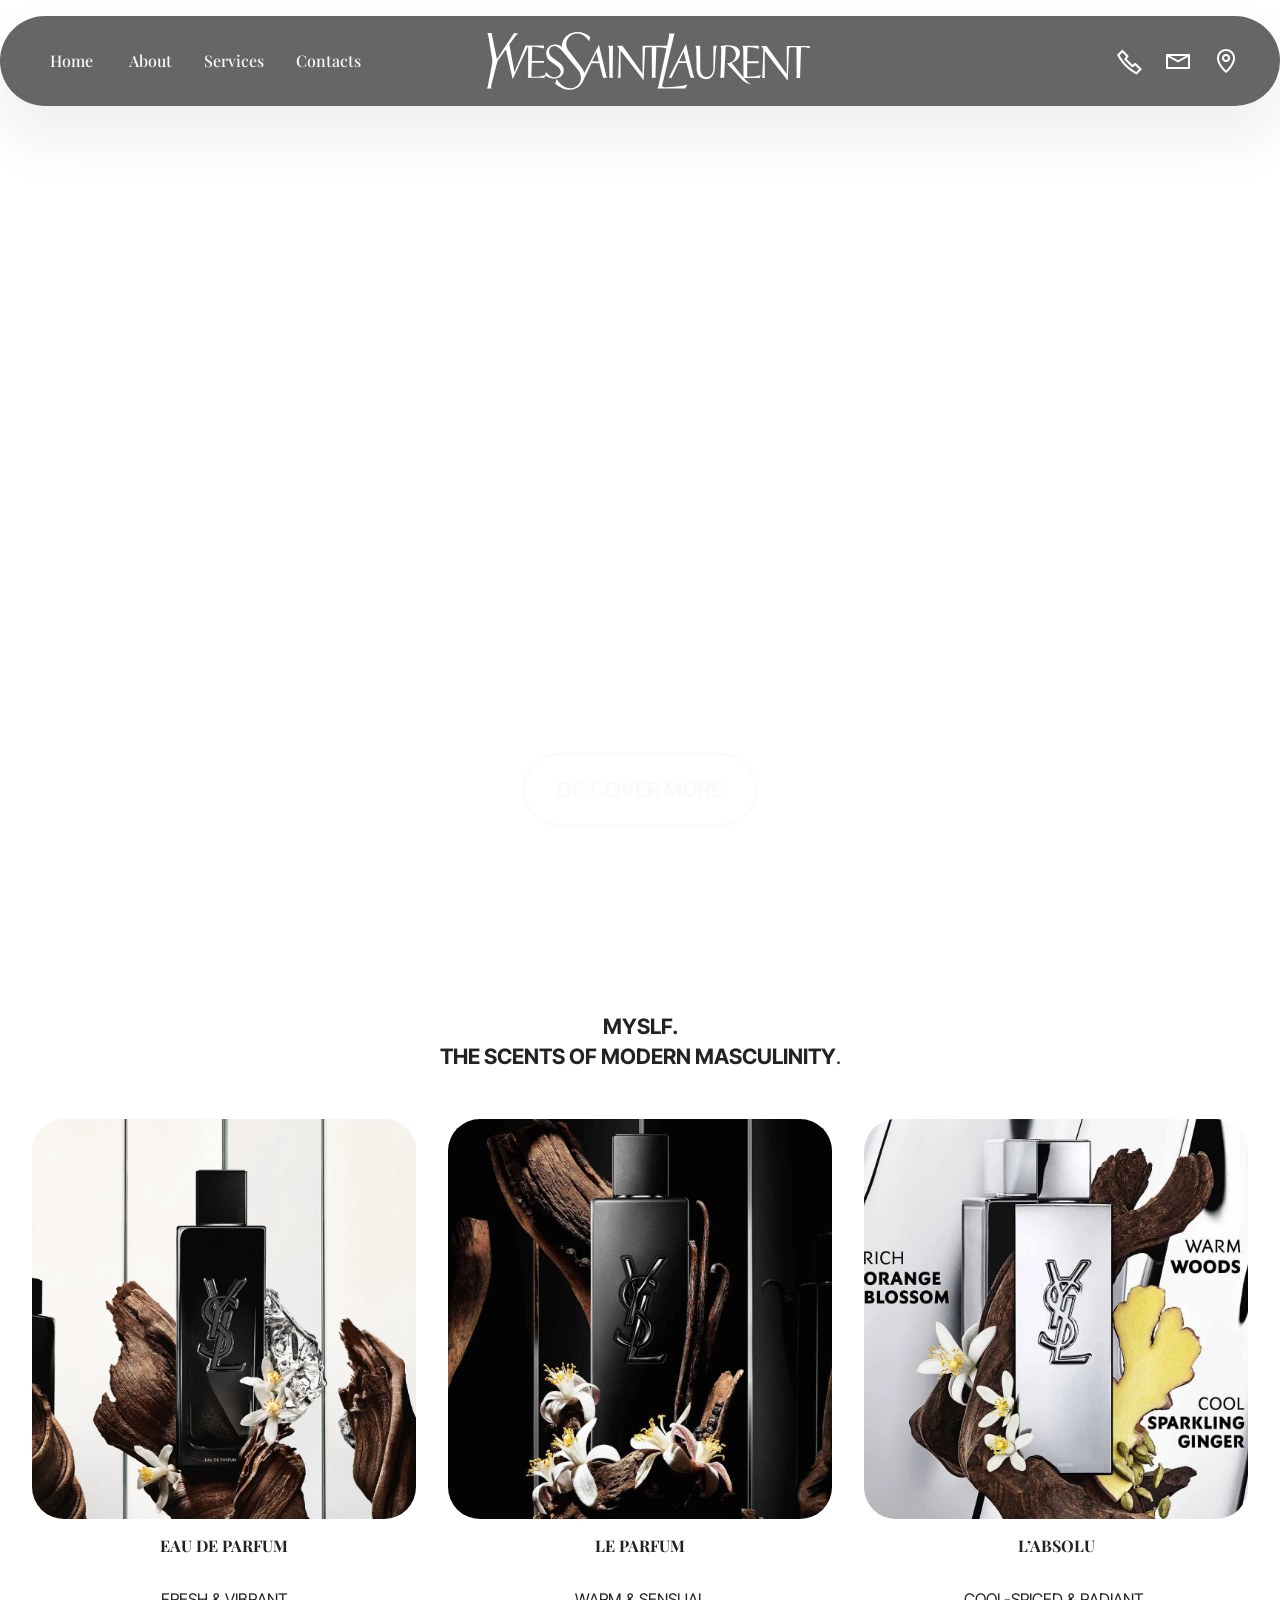
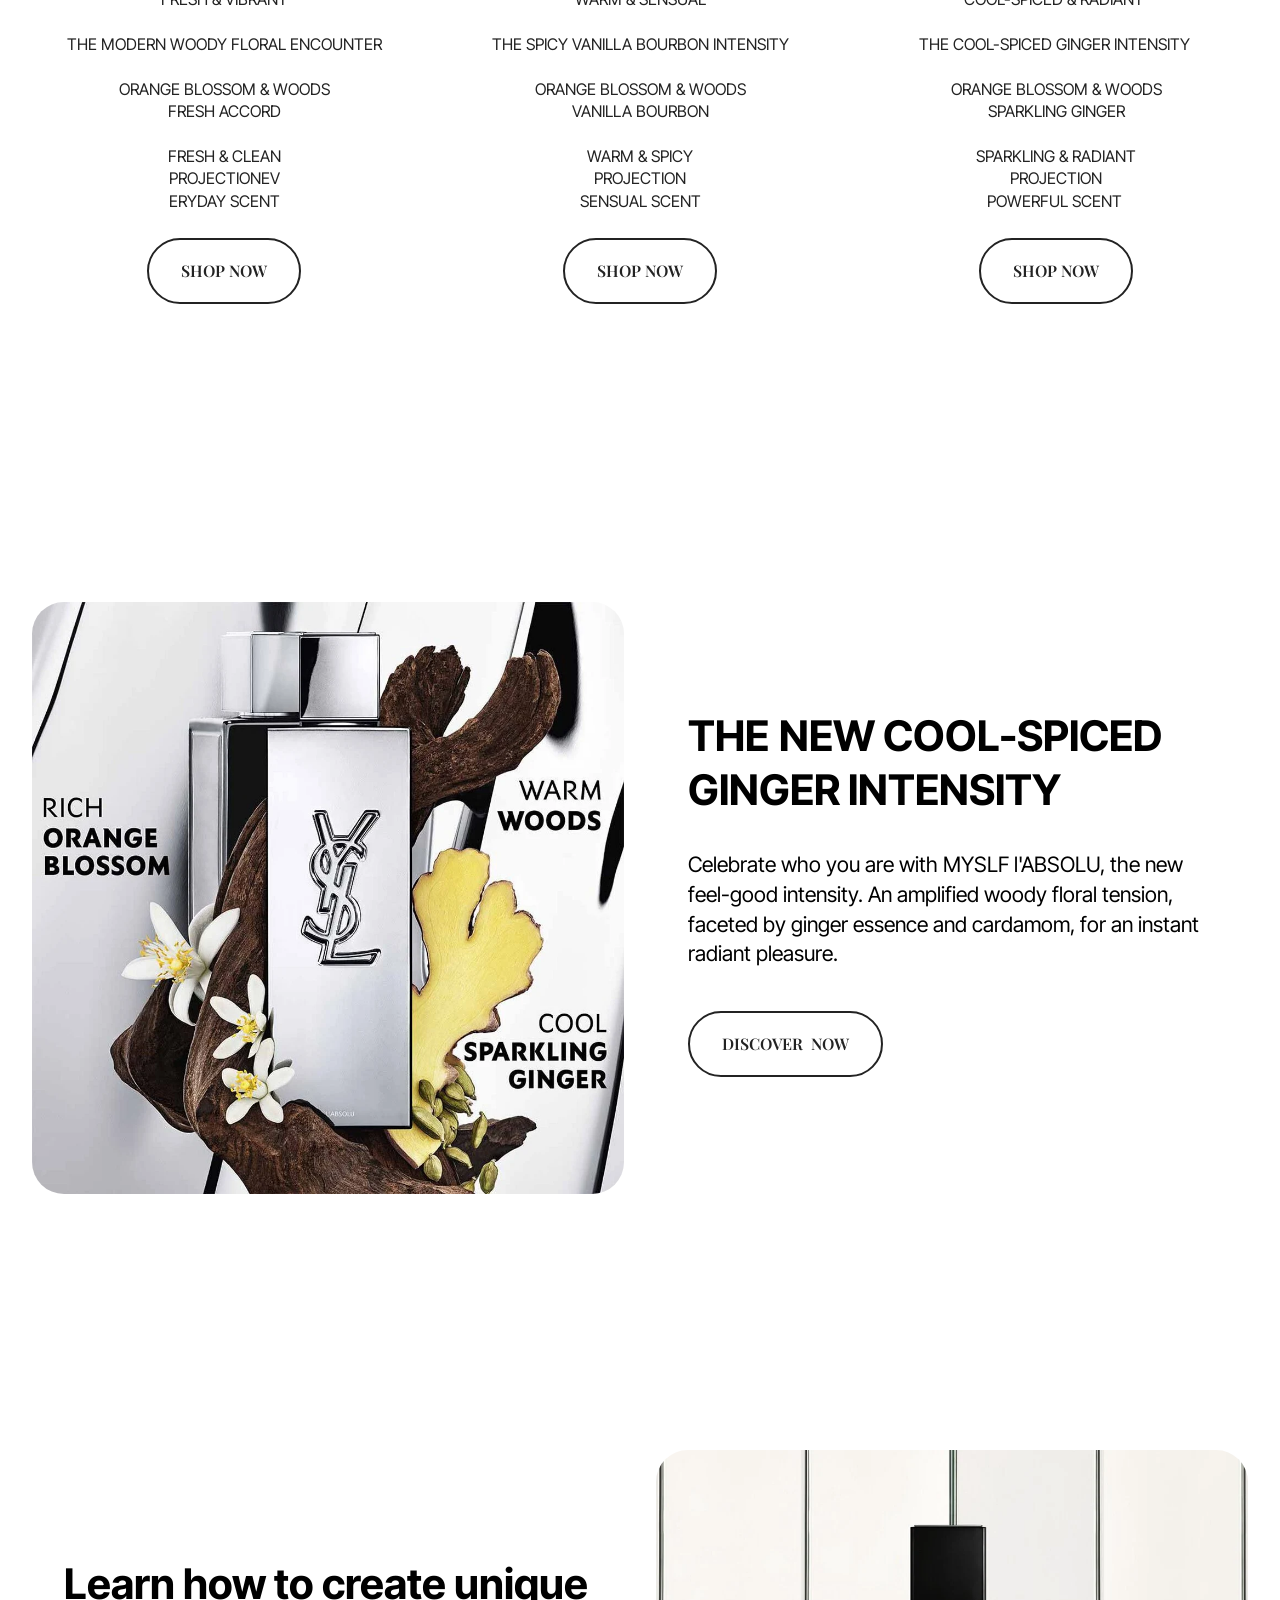
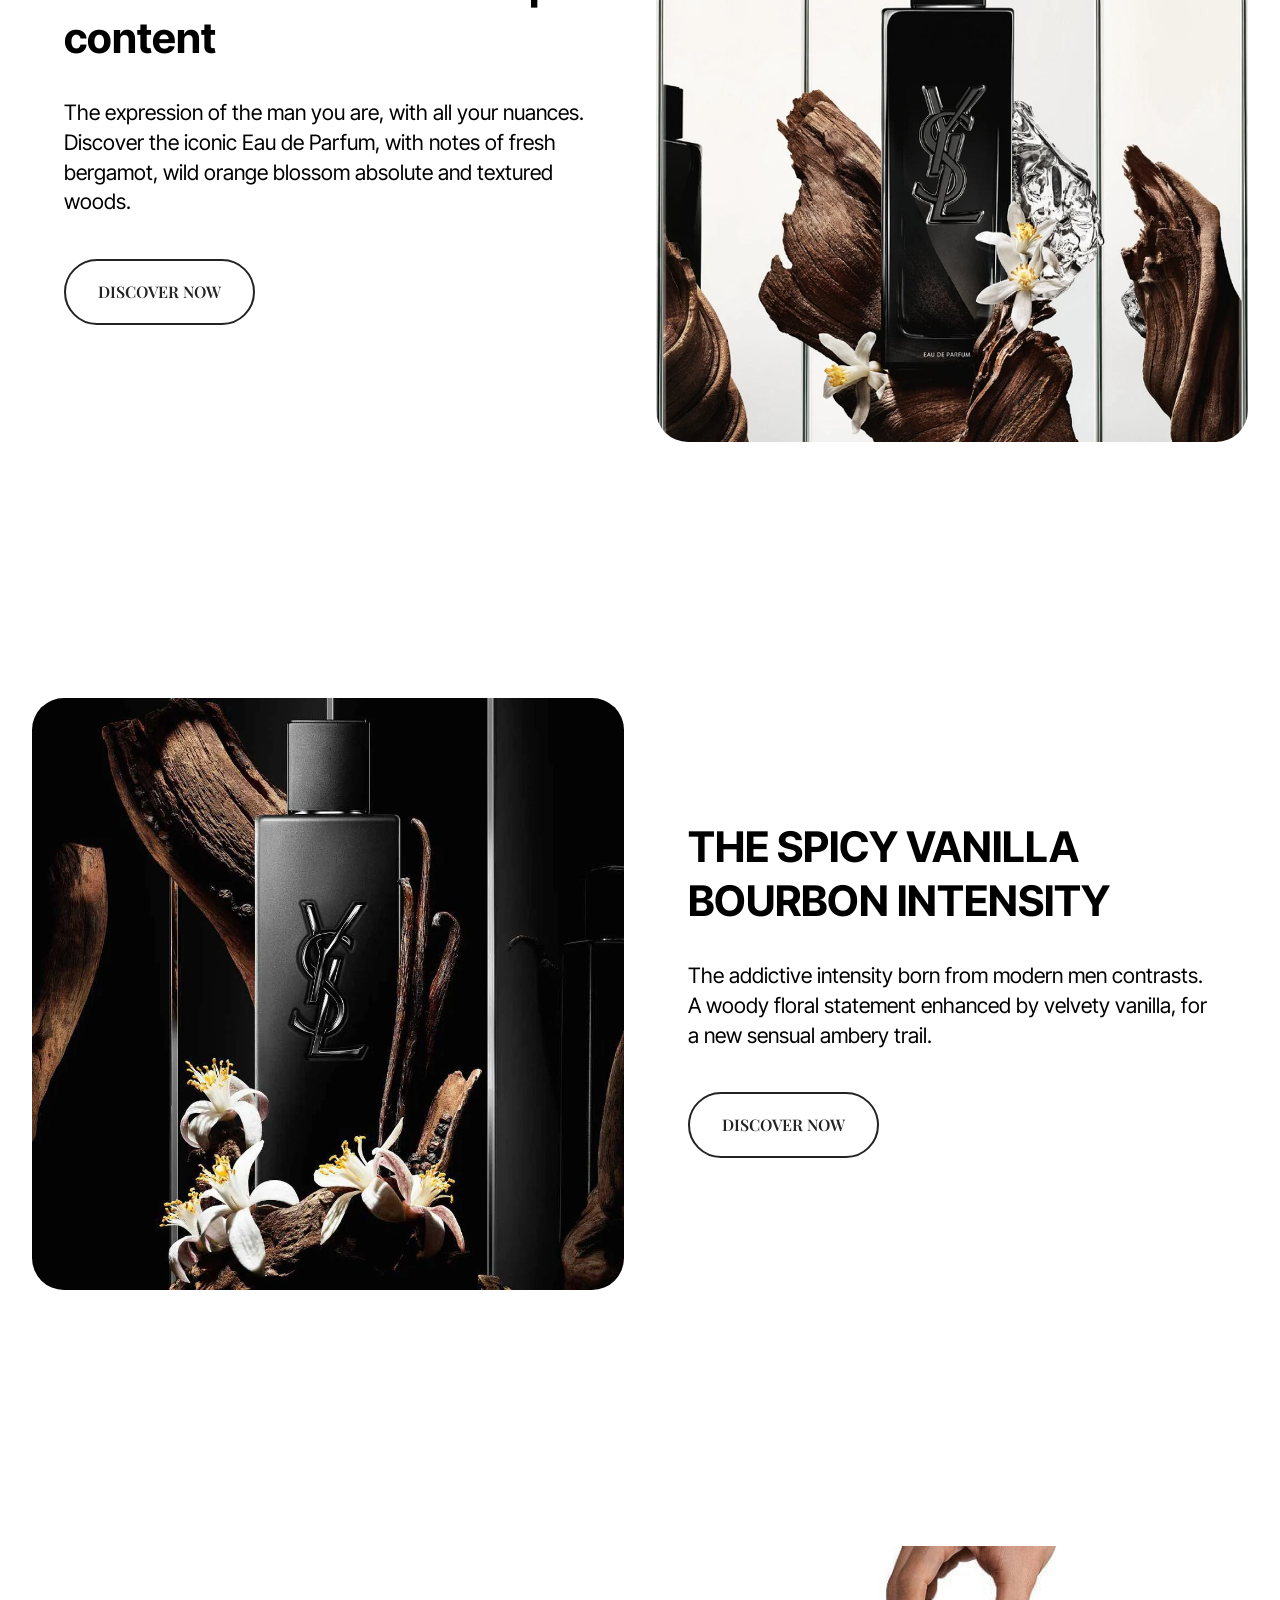
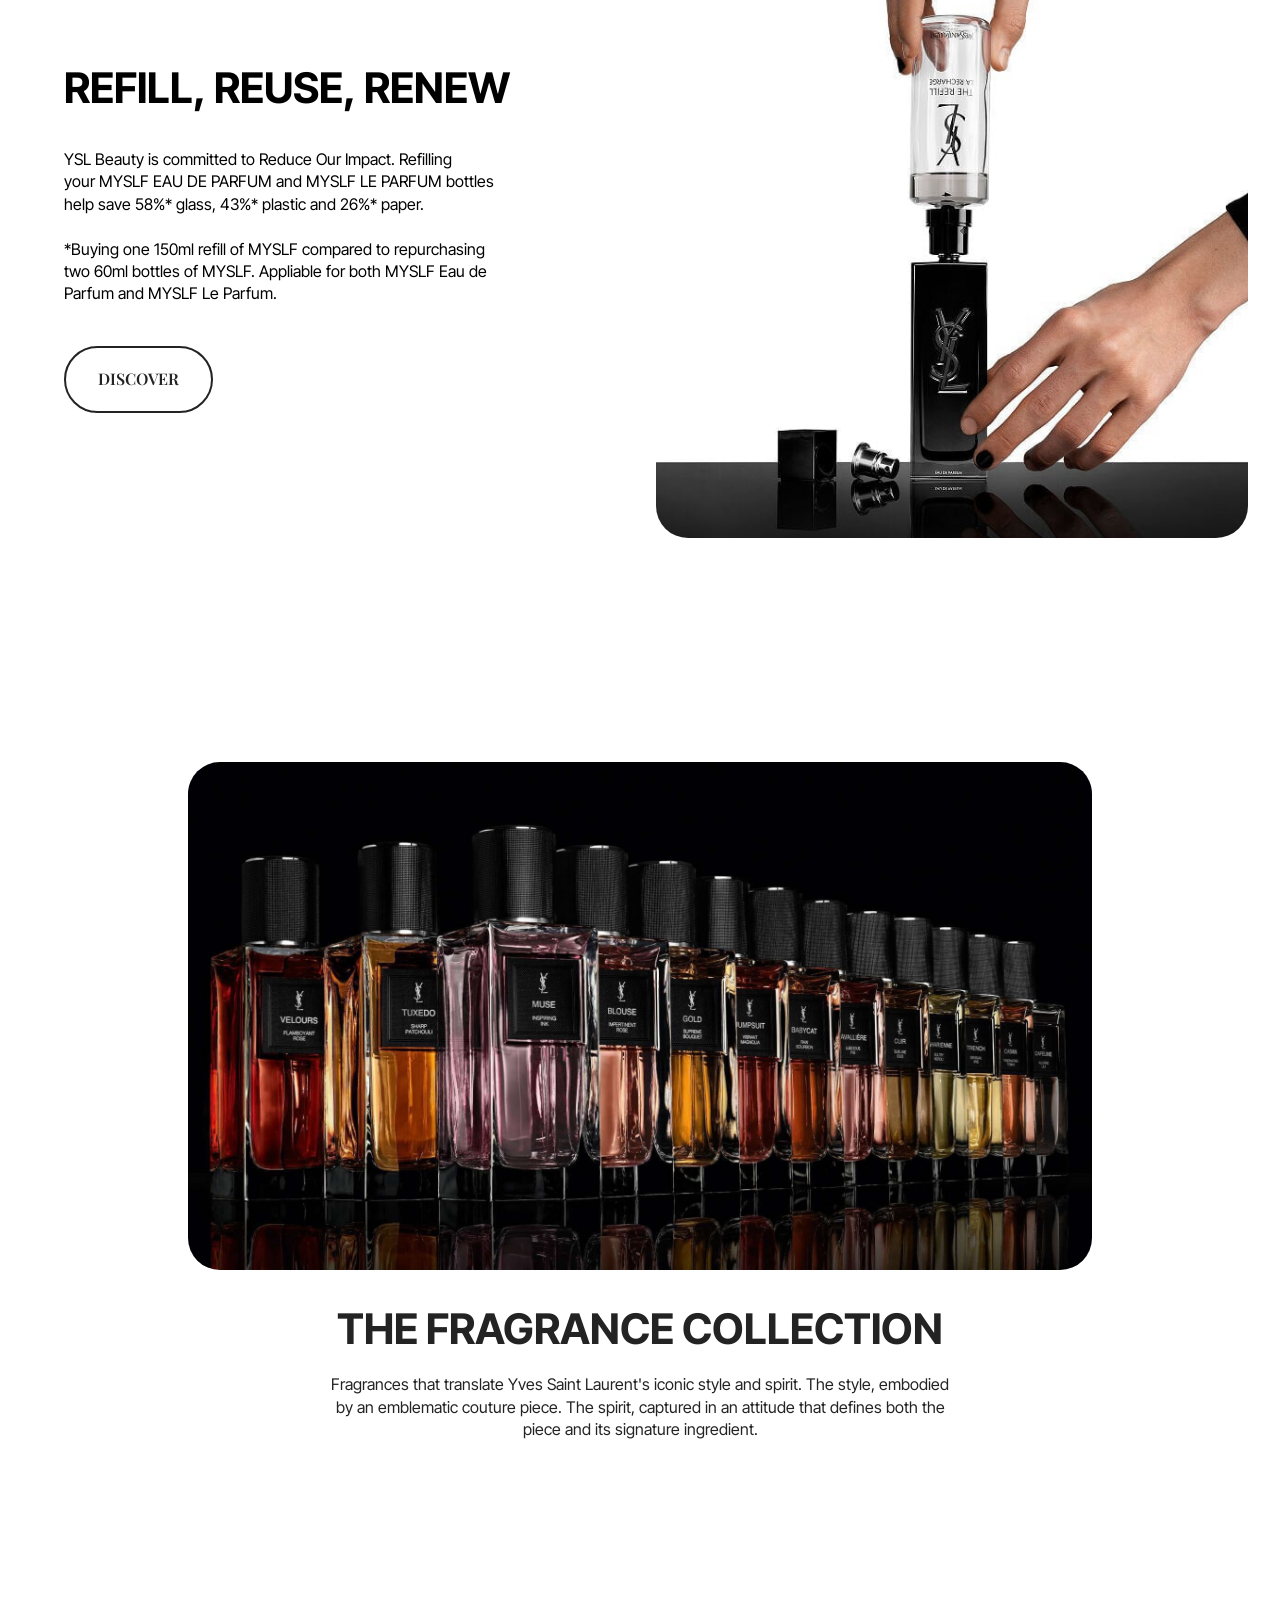
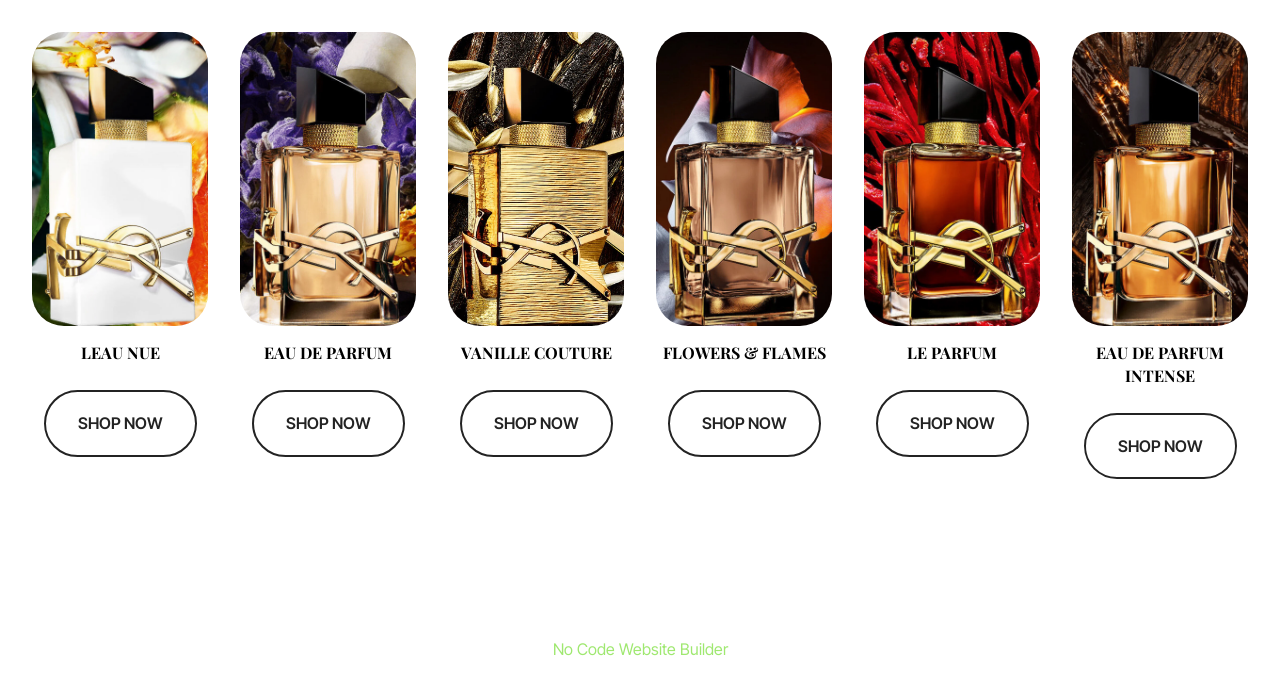
<file: index.html>
<!DOCTYPE html>
<html  >
<head>
  <!-- Site made with Mobirise Website Builder v6.1.4, https://mobirise.com -->
  <meta charset="UTF-8">
  <meta http-equiv="X-UA-Compatible" content="IE=edge">
  <meta name="generator" content="Mobirise v6.1.4, mobirise.com">
  <meta name="viewport" content="width=device-width, initial-scale=1, minimum-scale=1">
  <link rel="shortcut icon" href="assets/images/download.svg" type="image/x-icon">
  <meta name="description" content="">
  
  
  <title>Home</title>
  <link rel="stylesheet" href="assets/web/assets/mobirise-icons2/mobirise2.css">
  <link rel="stylesheet" href="assets/bootstrap/css/bootstrap.min.css">
  <link rel="stylesheet" href="assets/dropdown/css/style.css">
  <link rel="stylesheet" href="assets/theme/css/style.css">
  <link rel="preload" href="https://fonts.googleapis.com/css?family=Inter+Tight:100,200,300,400,500,600,700,800,900,100i,200i,300i,400i,500i,600i,700i,800i,900i&display=swap" as="style" onload="this.onload=null;this.rel='stylesheet'">
  <noscript><link rel="stylesheet" href="https://fonts.googleapis.com/css?family=Inter+Tight:100,200,300,400,500,600,700,800,900,100i,200i,300i,400i,500i,600i,700i,800i,900i&display=swap"></noscript>
  <link rel="preload" href="https://fonts.googleapis.com/css?family=Playfair+Display:400,500,600,700,800,900,400i,500i,600i,700i,800i,900i&display=swap" as="style" onload="this.onload=null;this.rel='stylesheet'">
  <noscript><link rel="stylesheet" href="https://fonts.googleapis.com/css?family=Playfair+Display:400,500,600,700,800,900,400i,500i,600i,700i,800i,900i&display=swap"></noscript>
  <link rel="preload" as="style" href="assets/mobirise/css/mbr-additional.css?v=LkxfxX"><link rel="stylesheet" href="assets/mobirise/css/mbr-additional.css?v=LkxfxX" type="text/css">

  
  
  
</head>
<body>
  
  <section data-bs-version="5.1" class="menu menu3 cid-uYPnnBjgpM" once="menu" id="menu03-9">
	

	<nav class="navbar navbar-dropdown navbar-fixed-top navbar-expand-lg">
		<div class="container">
			<div class="navbar-brand">
				<span class="navbar-logo">
					<a href="https://mobiri.se">
						<img src="assets/images/download.svg" alt="Mobirise Website Builder" style="height: 3.7rem;">
					</a>
				</span>
				
			</div>
			<button class="navbar-toggler" type="button" data-toggle="collapse" data-bs-toggle="collapse" data-target="#navbarSupportedContent" data-bs-target="#navbarSupportedContent" aria-controls="navbarNavAltMarkup" aria-expanded="false" aria-label="Toggle navigation">
				<div class="hamburger">
					<span></span>
					<span></span>
					<span></span>
					<span></span>
				</div>
			</button>
			<div class="collapse navbar-collapse" id="navbarSupportedContent">
				<ul class="navbar-nav nav-dropdown nav-right" data-app-modern-menu="true"><li class="nav-item">
						<a class="nav-link link text-white display-4" href="https://mobiri.se">Home&nbsp;</a>
					</li><li class="nav-item"><a class="nav-link link text-white text-primary display-4" href="page1.html">About</a></li>
					<li class="nav-item">
						<a class="nav-link link show text-white display-4" href="https://mobiri.se" aria-expanded="false">Services</a>
					</li>
					<li class="nav-item">
						<a class="nav-link link text-white display-4" href="https://mobiri.se">Contacts</a>
					</li></ul>
				<div class="icons-menu">
					<a class="iconfont-wrapper" href="https://mobiri.se">
						<span class="p-2 mbr-iconfont mobi-mbri-phone mobi-mbri" style="font-size: 25px;"></span>
					</a>
					<a class="iconfont-wrapper" href="https://mobiri.se">
						<span class="p-2 mbr-iconfont mobi-mbri-letter mobi-mbri"></span>
					</a>
					<a class="iconfont-wrapper" href="https://mobiri.se">
						<span class="p-2 mbr-iconfont mobi-mbri-map-pin mobi-mbri"></span>
					</a>
					
				</div>
				
			</div>
		</div>
	</nav>
</section>

<section data-bs-version="5.1" class="header16 cid-uYPoQo0qPd mbr-fullscreen" data-bg-video="https://youtu.be/NJn7apNFIDk?si=IfGzzL53KwBBQnZl" id="header17-g">
  
  
  <div class="container-fluid">
    <div class="row">
      <div class="content-wrap col-12 col-md-12">
        
        
        
        <div class="mbr-section-btn"><a class="btn btn-white-outline display-5" href="https://mobiri.se">DISCOVER MORE</a></div>
      </div>
    </div>
  </div>
</section>

<section data-bs-version="5.1" class="features03 cid-uYPnsb7dBc" id="features03-a">
	
	
	<div class="container">
		<div class="row justify-content-center mb-5">
			<div class="col-12 content-head">
				<div class="mbr-section-head">
					<h4 class="mbr-section-title mbr-fonts-style align-center mb-0 display-5"><strong>MYSLF.
</strong><div><strong>THE SCENTS OF MODERN MASCULINITY</strong>.</div></h4>
					
				</div>
			</div>
		</div>
		<div class="row">
			<div class="item features-image col-12 col-md-6 col-lg-4 active">
				<div class="item-wrapper">
					<div class="item-img mb-3">
						<img src="assets/images/ww-51115ysl-myself-eau-de-alt1-v2.webp" alt="Mobirise Website Builder" title="">
					</div>
					<div class="item-content align-left">
						<h5 class="item-title mbr-fonts-style mt-0 mb-2 display-4"><strong>EAU DE PARFUM
</strong><div><br></div><div><strong>
</strong></div><div><strong>
</strong></div><div><strong>
</strong></div></h5>
						<p class="mbr-text mbr-fonts-style mb-3 display-7">FRESH &amp; VIBRANT<br><br>THE MODERN WOODY FLORAL ENCOUNTER<br>
<br>ORANGE BLOSSOM &amp; WOODS<br>FRESH ACCORD
<br><br>FRESH &amp; CLEAN<br>PROJECTIONEV<br>ERYDAY SCENT</p>
						<div class="mbr-section-btn item-footer"><a href="page3.html" class="btn item-btn btn-black-outline display-4">SHOP NOW</a></div>
					</div>
				</div>
			</div>
			
			<div class="item features-image col-12 col-md-6 col-lg-4">
				<div class="item-wrapper">
					<div class="item-img mb-3">
						<img src="assets/images/ww-51213ysl-myslf-le-parfum-alt2.webp" alt="Mobirise Website Builder" title="" data-slide-to="1" data-bs-slide-to="1">
					</div>
					<div class="item-content align-left">
						<h5 class="item-title mbr-fonts-style mb-2 mt-0 display-4"><strong>LE PARFUM</strong><br><div><strong><br></strong></div></h5>
						<p class="mbr-text mbr-fonts-style mb-3 display-7">WARM &amp; SENSUAL
<br>
<br>THE SPICY VANILLA BOURBON INTENSITY
<br>
<br>ORANGE BLOSSOM &amp; WOODS
<br>VANILLA BOURBON
<br>
<br>WARM &amp; SPICY
<br>PROJECTION
<br>SENSUAL SCENT<br>
						</p>
						<div class="mbr-section-btn item-footer"><a href="page5.html" class="btn item-btn btn-black-outline display-4">SHOP NOW </a></div>
					</div>
				</div>
			</div><div class="item features-image col-12 col-md-6 col-lg-4">
				<div class="item-wrapper">
					<div class="item-img mb-3">
						<img src="assets/images/ww-51427ysl-myself-l-absolu-alt3.webp" alt="Mobirise Website Builder" title="" data-slide-to="2" data-bs-slide-to="2">
					</div>
					<div class="item-content align-left">
						<h5 class="item-title mbr-fonts-style mb-2 mt-0 display-4"><strong>L’ABSOLU
</strong><div><strong><br></strong></div></h5>
						<p class="mbr-text mbr-fonts-style mb-3 display-7">COOL-SPICED &amp; RADIANT&nbsp;<br><br>THE COOL-SPICED GINGER INTENSITY&nbsp;<br><br>ORANGE BLOSSOM &amp; WOODS
<br>SPARKLING GINGER<br><br>SPARKLING &amp; RADIANT
<br>PROJECTION
<br>POWERFUL SCENT&nbsp;<br>
						</p>
						<div class="mbr-section-btn item-footer"><a href="page4.html" class="btn item-btn btn-black-outline display-4">SHOP NOW </a></div>
					</div>
				</div>
			</div>
		</div>
	</div>
</section>

<section data-bs-version="5.1" class="start article2 cid-uYUXJ6tq2D" id="article02-l">
	

	
	

	<div class="container">
		<div class="row justify-content-center">
			<div class="col-12 col-md-12 col-lg-6 image-wrapper">
				<img class="w-100" src="assets/images/ww-51427ysl-myself-l-absolu-alt3.webp" alt="Mobirise Website Builder">
			</div>
			<div class="col-12 col-md-12 col-lg">
				<div class="text-wrapper align-left">
					<h1 class="mbr-section-title mbr-fonts-style mb-4 display-2"><strong style="">THE</strong> <strong style="">NEW COOL-SPICED</strong><br><strong style=""> GINGER INTENSITY</strong></h1>
					<p class="mbr-text align-left mbr-fonts-style mb-4 display-5">Celebrate who you are with MYSLF l'ABSOLU, the new feel-good intensity. An amplified woody floral tension, faceted by ginger essence and cardamom, for an instant radiant pleasure.</p>
					<div class="mbr-section-btn align-left mt-3"><a class="btn btn-black-outline display-4" href="page4.html">DISCOVER&nbsp; NOW</a></div>
				</div>
			</div>
		</div>
	</div>
</section>

<section data-bs-version="5.1" class="start article4 cid-uYPnxLJpj0" id="article04-d">
	

	
	

	<div class="container">
		<div class="row justify-content-center">
			<div class="col-12 col-md-12 col-lg-6 image-wrapper">
				<img class="w-100" src="assets/images/ww-51115ysl-myself-eau-de-alt1-v2.webp" alt="Mobirise Website Builder">
			</div>
			<div class="col-12 col-md-12 col-lg">
				<div class="text-wrapper align-left">
					<h1 class="mbr-section-title mbr-fonts-style mb-4 display-2">
						<strong>Learn how to create unique content</strong>
					</h1>
					<p class="mbr-text mbr-fonts-style mb-4 display-5">The expression of the man you are, with all your nuances. Discover the iconic Eau de Parfum, with notes of fresh bergamot, wild orange blossom absolute and textured woods.</p>
					<div class="mbr-section-btn mt-3"><a class="btn btn-lg btn-black-outline display-4" href="page3.html">DISCOVER  NOW</a></div>
				</div>
			</div>
		</div>
	</div>
</section>

<section data-bs-version="5.1" class="start article2 cid-uYUXKc47oY" id="article02-m">
	

	
	

	<div class="container">
		<div class="row justify-content-center">
			<div class="col-12 col-md-12 col-lg-6 image-wrapper">
				<img class="w-100" src="assets/images/ww-51213ysl-myslf-le-parfum-alt2.webp" alt="Mobirise Website Builder">
			</div>
			<div class="col-12 col-md-12 col-lg">
				<div class="text-wrapper align-left">
					<h1 class="mbr-section-title mbr-fonts-style mb-4 display-2"><strong>THE SPICY VANILLA BOURBON INTENSITY</strong></h1>
					<p class="mbr-text align-left mbr-fonts-style mb-4 display-5">The addictive intensity born from modern men contrasts. A woody floral statement enhanced by velvety vanilla, for a new sensual ambery trail.</p>
					<div class="mbr-section-btn align-left mt-3"><a class="btn btn-black-outline display-4" href="page5.html">DISCOVER NOW</a></div>
				</div>
			</div>
		</div>
	</div>
</section>

<section data-bs-version="5.1" class="start article4 cid-uYZZnrYb7L" id="article04-x">
	

	
	

	<div class="container">
		<div class="row justify-content-center">
			<div class="col-12 col-md-12 col-lg-6 image-wrapper">
				<img class="w-100" src="assets/images/sec-07-hero-mob-640x640.jpg" alt="Mobirise Website Builder">
			</div>
			<div class="col-12 col-md-12 col-lg">
				<div class="text-wrapper align-left">
					<h1 class="mbr-section-title mbr-fonts-style mb-4 display-2"><strong>REFILL, REUSE, RENEW</strong></h1>
					<p class="mbr-text mbr-fonts-style mb-4 display-7">YSL Beauty is committed to Reduce Our Impact. Refilling
<br>your MYSLF EAU DE PARFUM and MYSLF LE PARFUM bottles
<br>help save 58%* glass, 43%* plastic and 26%* paper.
<br>
<br>*Buying one 150ml refill of MYSLF compared to repurchasing
<br>two 60ml bottles of MYSLF. Appliable for both MYSLF Eau de
<br>Parfum and MYSLF Le Parfum.</p>
					<div class="mbr-section-btn mt-3"><a class="btn btn-lg btn-black-outline display-4" href="https://mobiri.se">DISCOVER</a></div>
				</div>
			</div>
		</div>
	</div>
</section>

<section data-bs-version="5.1" class="image01 cid-uZ0jWe16rZ" id="image01-1f">
  

  
  

  <div class="container">
    <div class="row justify-content-center">
      <div class="col-12 col-lg-9">
        <div class="image-wrapper mb-4">
          <img class="w-100" src="assets/images/sec3-banner-desktop-1916x1078.jpg" alt="Mobirise Website Builder">
        </div>
        <h4 class="mbr-description mbr-fonts-style mb-3 align-center display-2"><strong>THE FRAGRANCE COLLECTION</strong></h4>
        <p class="mbr-description mbr-fonts-style mb-0 align-center display-7">Fragrances that translate Yves Saint Laurent's iconic style and spirit. The style, embodied
<br>by an emblematic couture piece. The spirit, captured in an attitude that defines both the
<br>piece and its signature ingredient.</p>
      </div>
    </div>
  </div>
</section>

<section data-bs-version="5.1" class="features13 start cid-uZ0zTeth6C" id="features013-1g">
    

<div class="container-fluid">
  <div class="row justify-content-center">
    <div class="col-12 content-head">
      
    </div>
  </div>
  <div class="row mbr-section-content">
    <div class="item features-image col-6 col-md-4 col-lg-2">
      <div class="item-wrapper">
        <div class="item-img">
          <img src="assets/images/section2-leau-nue-visual.webp" alt="Mobirise Website Builder" title="" data-slide-to="0" data-bs-slide-to="0">
        </div>
        <div class="item-content align-left mt-3">
          <h5 class="item-title mbr-fonts-style mb-3 display-4"><strong>LEAU NUE</strong></h5>
          
          
        </div>
        <div class="mbr-section-btn item-footer mt-2"><a href="" class="btn item-btn btn-black-outline display-7">SHOP NOW</a></div>
      </div>
    </div>
    <div class="item features-image col-6 col-md-4 col-lg-2">
      <div class="item-wrapper">
        <div class="item-img">
          <img src="assets/images/section2-edp-visual.webp" alt="Mobirise Website Builder" title="" data-slide-to="1" data-bs-slide-to="1">
        </div>
        <div class="item-content align-left mt-3">
          <h5 class="item-title mbr-fonts-style mb-3 display-4"><strong>EAU DE PARFUM</strong></h5>
          
          
        </div>
        <div class="mbr-section-btn item-footer mt-2"><a href="" class="btn item-btn btn-black-outline display-7">SHOP NOW</a></div>
      </div>
    </div>
    <div class="item features-image col-6 col-md-4 col-lg-2">
      <div class="item-wrapper">
        <div class="item-img">
          <img src="assets/images/section2-vanille-couture-visual.webp" alt="Mobirise Website Builder" title="" data-slide-to="2" data-bs-slide-to="2">
        </div>
        <div class="item-content align-left mt-3">
          <h5 class="item-title mbr-fonts-style mb-3 display-4"><strong>VANILLE COUTURE</strong></h5>
          
          
        </div>
        <div class="mbr-section-btn item-footer mt-2"><a href="" class="btn item-btn btn-black-outline display-7">SHOP NOW</a></div>
      </div>
    </div>
    <div class="item features-image col-6 col-md-4 col-lg-2">
      <div class="item-wrapper">
        <div class="item-img">
          <img src="assets/images/section2-flowers-flames-visual.webp" alt="Mobirise Website Builder" title="" data-slide-to="3" data-bs-slide-to="3">
        </div>
        <div class="item-content align-left mt-3">
          <h5 class="item-title mbr-fonts-style mb-3 display-4"><strong>FLOWERS &amp; FLAMES</strong></h5>
          
          
        </div>
        <div class="mbr-section-btn item-footer mt-2"><a href="" class="btn item-btn btn-black-outline display-7">SHOP NOW</a></div>
      </div>
    </div>
    <div class="item features-image col-6 col-md-4 col-lg-2">
      <div class="item-wrapper">
        <div class="item-img">
          <img src="assets/images/section2-le-parfum-visual.webp" alt="Mobirise Website Builder" title="" data-slide-to="4" data-bs-slide-to="4">
        </div>
        <div class="item-content align-left mt-3">
          <h5 class="item-title mbr-fonts-style mb-3 display-4"><strong>LE PARFUM</strong></h5>
          
          
        </div>
        <div class="mbr-section-btn item-footer mt-2"><a href="" class="btn item-btn btn-black-outline display-7">SHOP NOW</a></div>
      </div>
    </div>
    <div class="item features-image col-6 col-md-4 col-lg-2">
      <div class="item-wrapper">
        <div class="item-img">
          <img src="assets/images/section2-edp-intense-visual.webp" alt="Mobirise Website Builder" title="" data-slide-to="5" data-bs-slide-to="5">
        </div>
        <div class="item-content align-left mt-3">
          <h5 class="item-title mbr-fonts-style mb-3 display-4"><strong>EAU DE PARFUM INTENSE</strong></h5>
          
          
        </div>
        <div class="mbr-section-btn item-footer mt-2"><a href="" class="btn item-btn btn-black-outline display-7">SHOP NOW</a></div>
      </div>
    </div>

  </div>
</div>
</section><section class="display-7" style="padding: 0;align-items: center;justify-content: center;flex-wrap: wrap;    align-content: center;display: flex;position: relative;height: 4rem;"><a href="https://mobiri.se/4250796" style="flex: 1 1;height: 4rem;position: absolute;width: 100%;z-index: 1;"><img alt="" style="height: 4rem;" src="[data-uri]"></a><p style="margin: 0;text-align: center;" class="display-7">&#8204;</p><a style="z-index:1" href="https://mobirise.com/builder/no-code-website-builder.html">No Code Website Builder</a></section><script src="assets/bootstrap/js/bootstrap.bundle.min.js"></script>  <script src="assets/smoothscroll/smooth-scroll.js"></script>  <script src="assets/ytplayer/index.js"></script>  <script src="assets/dropdown/js/navbar-dropdown.js"></script>  <script src="assets/vimeoplayer/player.js"></script>  <script src="assets/theme/js/script.js"></script>  
  
  
</body>
</html>
</file>
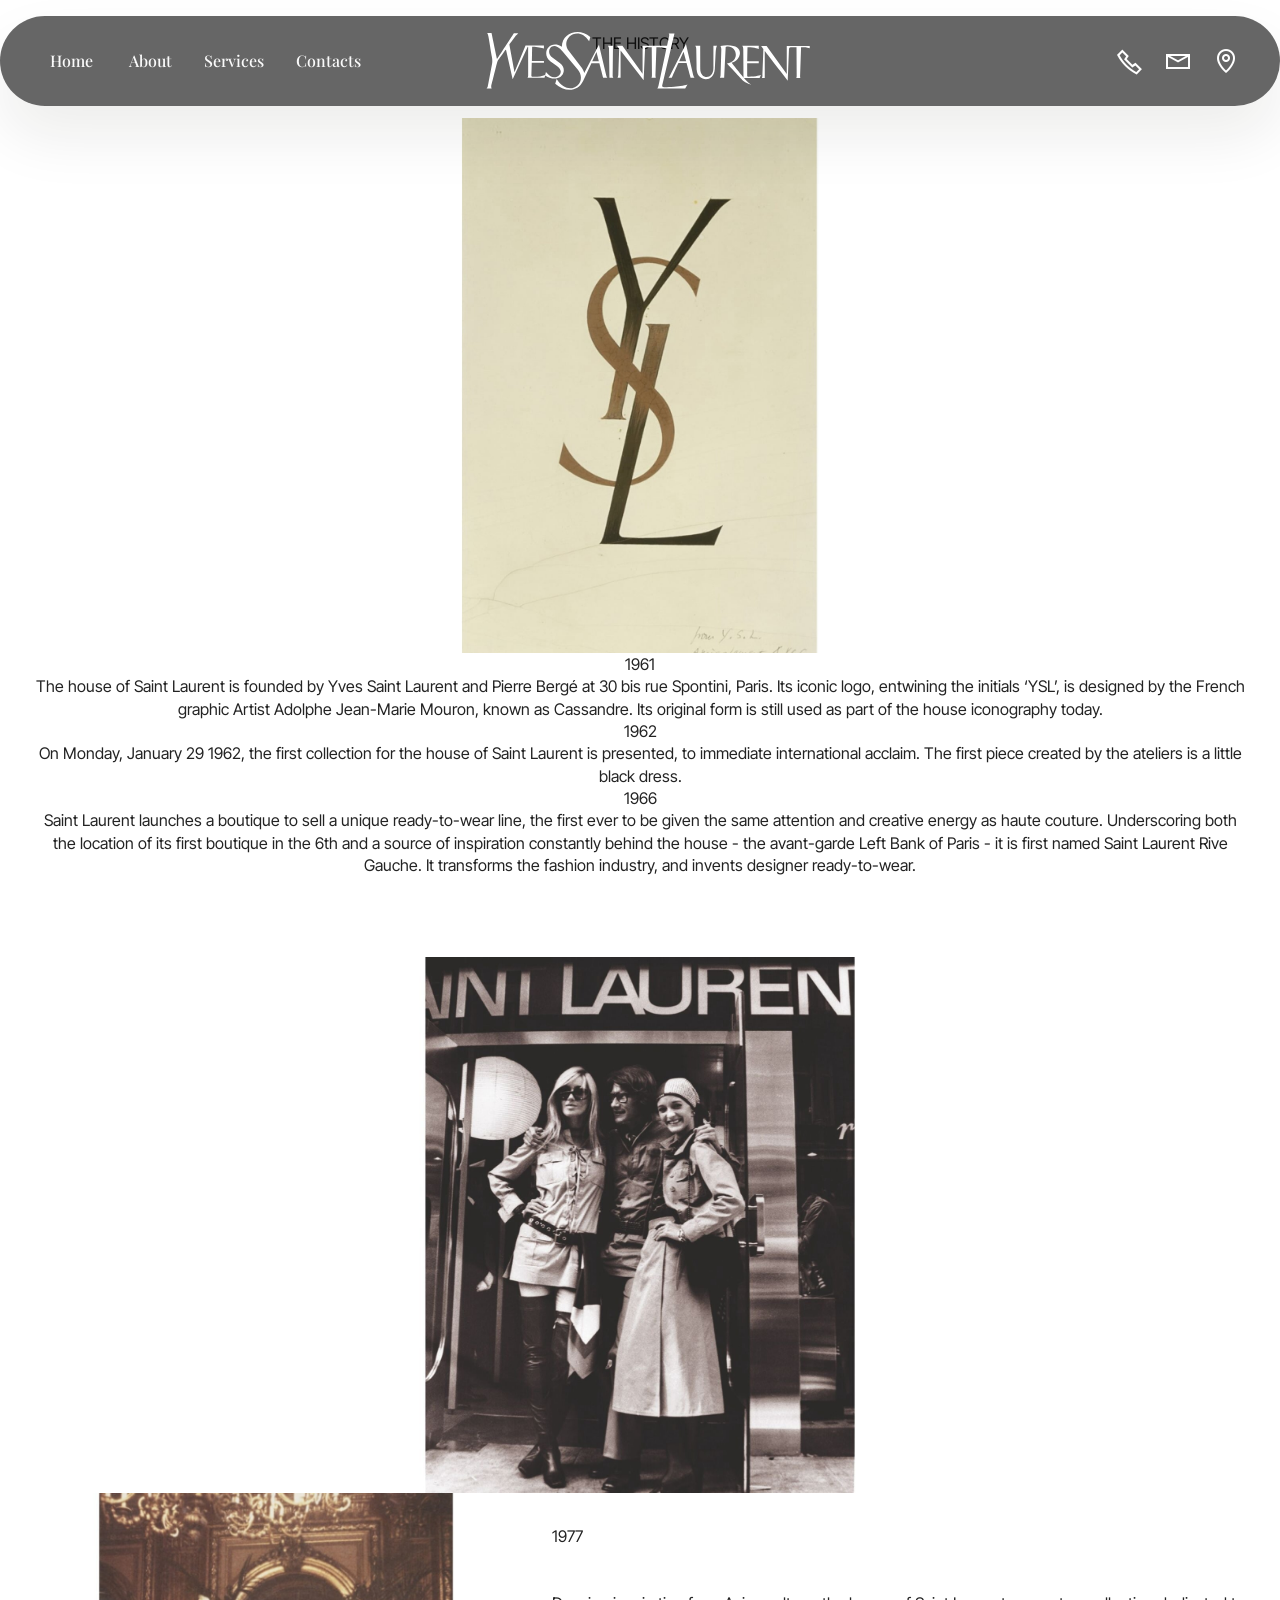
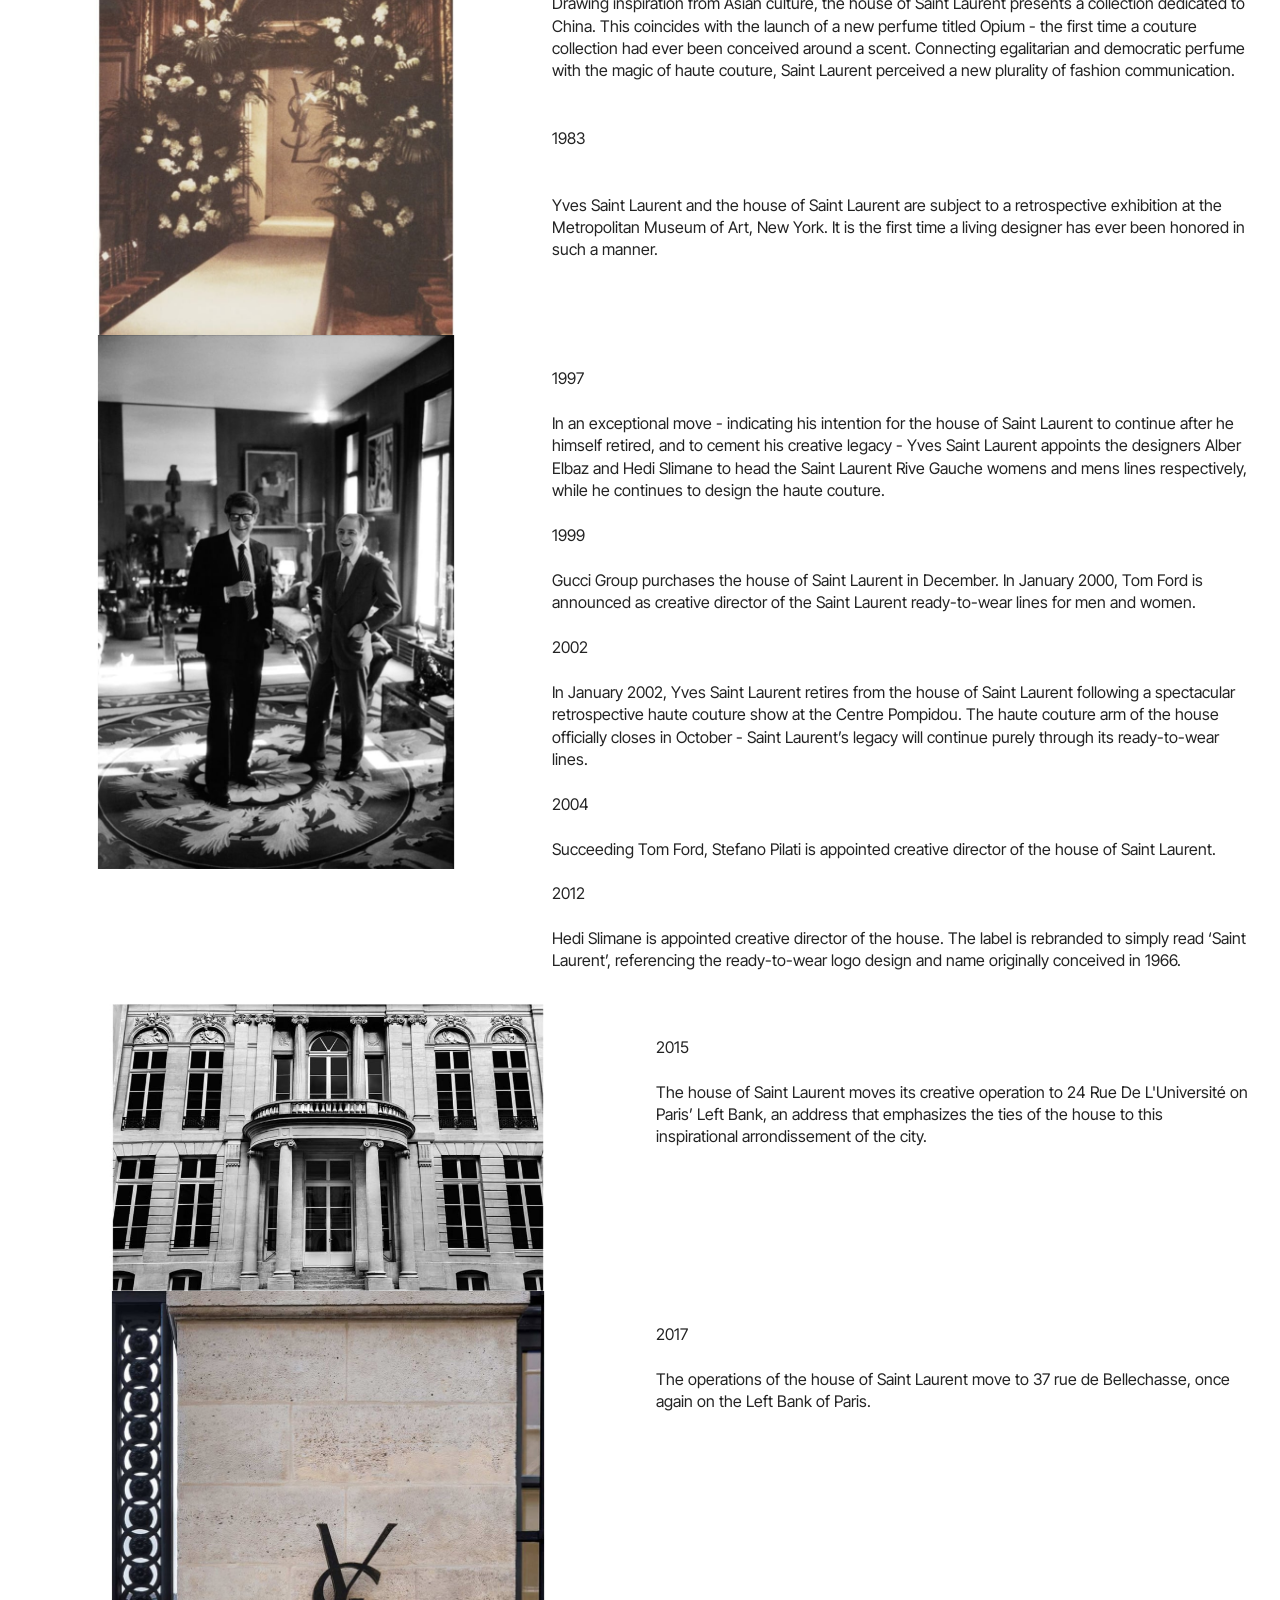
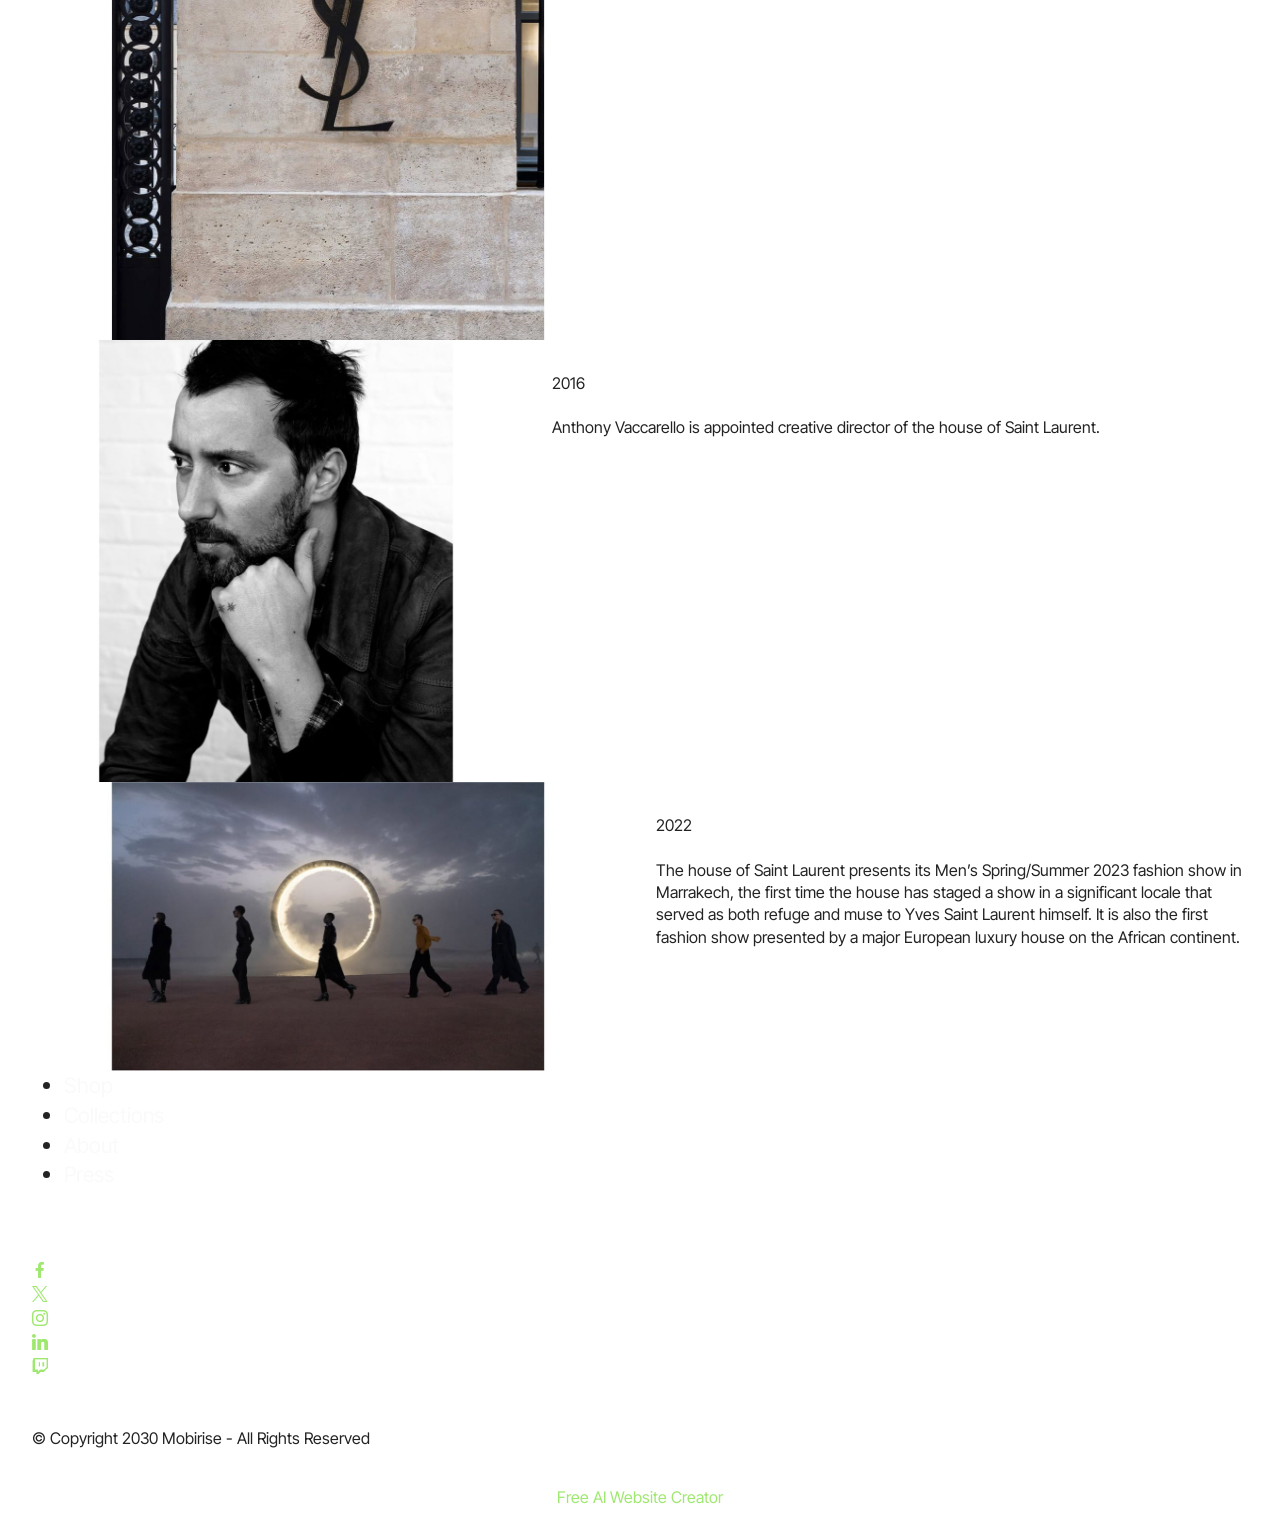
<file: page1.html>
<!DOCTYPE html>
<html  >
<head>
  <!-- Site made with Mobirise Website Builder v6.1.4, https://mobirise.com -->
  <meta charset="UTF-8">
  <meta http-equiv="X-UA-Compatible" content="IE=edge">
  <meta name="generator" content="Mobirise v6.1.4, mobirise.com">
  <meta name="viewport" content="width=device-width, initial-scale=1, minimum-scale=1">
  <link rel="shortcut icon" href="assets/images/download.svg" type="image/x-icon">
  <meta name="description" content="">
  
  
  <title>About</title>
  <link rel="stylesheet" href="assets/web/assets/mobirise-icons2/mobirise2.css">
  <link rel="stylesheet" href="assets/bootstrap/css/bootstrap.min.css">
  <link rel="stylesheet" href="assets/dropdown/css/style.css">
  <link rel="stylesheet" href="assets/socicon/css/styles.css">
  <link rel="stylesheet" href="assets/theme/css/style.css">
  <link rel="preload" href="https://fonts.googleapis.com/css?family=Inter+Tight:100,200,300,400,500,600,700,800,900,100i,200i,300i,400i,500i,600i,700i,800i,900i&display=swap" as="style" onload="this.onload=null;this.rel='stylesheet'">
  <noscript><link rel="stylesheet" href="https://fonts.googleapis.com/css?family=Inter+Tight:100,200,300,400,500,600,700,800,900,100i,200i,300i,400i,500i,600i,700i,800i,900i&display=swap"></noscript>
  <link rel="preload" href="https://fonts.googleapis.com/css?family=Playfair+Display:400,500,600,700,800,900,400i,500i,600i,700i,800i,900i&display=swap" as="style" onload="this.onload=null;this.rel='stylesheet'">
  <noscript><link rel="stylesheet" href="https://fonts.googleapis.com/css?family=Playfair+Display:400,500,600,700,800,900,400i,500i,600i,700i,800i,900i&display=swap"></noscript>
  <link rel="preload" as="style" href="assets/mobirise/css/mbr-additional.css?v=VLk5K2"><link rel="stylesheet" href="assets/mobirise/css/mbr-additional.css?v=VLk5K2" type="text/css">

  
  
  
</head>
<body>
  
  <section data-bs-version="5.1" class="menu menu3 cid-uYPnnBjgpM" once="menu" id="menu03-n">
	

	<nav class="navbar navbar-dropdown navbar-fixed-top navbar-expand-lg">
		<div class="container">
			<div class="navbar-brand">
				<span class="navbar-logo">
					<a href="https://mobiri.se">
						<img src="assets/images/download.svg" alt="Mobirise Website Builder" style="height: 3.7rem;">
					</a>
				</span>
				
			</div>
			<button class="navbar-toggler" type="button" data-toggle="collapse" data-bs-toggle="collapse" data-target="#navbarSupportedContent" data-bs-target="#navbarSupportedContent" aria-controls="navbarNavAltMarkup" aria-expanded="false" aria-label="Toggle navigation">
				<div class="hamburger">
					<span></span>
					<span></span>
					<span></span>
					<span></span>
				</div>
			</button>
			<div class="collapse navbar-collapse" id="navbarSupportedContent">
				<ul class="navbar-nav nav-dropdown nav-right" data-app-modern-menu="true"><li class="nav-item">
						<a class="nav-link link text-white text-primary display-4" href="index.html">Home&nbsp;</a>
					</li><li class="nav-item"><a class="nav-link link text-white text-primary display-4" href="page1.html">About</a></li>
					<li class="nav-item">
						<a class="nav-link link show text-white text-primary display-4" href="page2.html" aria-expanded="false">Services</a>
					</li>
					<li class="nav-item">
						<a class="nav-link link text-white text-primary display-4" href="page6.html">Contacts</a>
					</li></ul>
				<div class="icons-menu">
					<a class="iconfont-wrapper" href="https://mobiri.se">
						<span class="p-2 mbr-iconfont mobi-mbri-phone mobi-mbri" style="font-size: 25px;"></span>
					</a>
					<a class="iconfont-wrapper" href="https://mobiri.se">
						<span class="p-2 mbr-iconfont mobi-mbri-letter mobi-mbri"></span>
					</a>
					<a class="iconfont-wrapper" href="https://mobiri.se">
						<span class="p-2 mbr-iconfont mobi-mbri-map-pin mobi-mbri"></span>
					</a>
					
				</div>
				
			</div>
		</div>
	</nav>
</section>

<section data-bs-version="5.1" class="header13 cid-uZ0FMBHd2C" id="header13-1i">
  

  
  

  <div class="align-center container">
    <div class="row justify-content-center">
      <div class="col-md-12 mb-5 content-head">
        <h1 class="mbr-section-title mbr-fonts-style display-1"></h1>
        <p class="mbr-text mbr-fonts-style mt-4 display-7">THE HISTORY</p>
        
      </div>
    </div>

    <div class="row justify-content-center">
      <div class="col-12 col-md-5">
        <img src="assets/images/medium2-desktop-heritage-02-editorial-single-image2x3-1200x1314.jpg" alt="Mobirise Website Builder" title="">
      </div>
    </div>
  </div>
</section>

<section data-bs-version="5.1" class="header13 cid-uZ0H86xArj" id="header13-1j">
  

  
  

  <div class="align-center container">
    <div class="row justify-content-center">
      <div class="col-md-12 mb-5 content-head">
        <h1 class="mbr-section-title mbr-fonts-style display-7">1961
<div>
</div><div>
</div><div>The house of Saint Laurent is founded by Yves Saint Laurent and Pierre Bergé at 30 bis rue Spontini, Paris. Its iconic logo, entwining the initials ‘YSL’, is designed by the French graphic Artist Adolphe Jean-Marie Mouron, known as Cassandre. Its original form is still used as part of the house iconography today.
</div><div>1962
</div><div>On Monday, January 29 1962, the first collection for the house of Saint Laurent is presented, to immediate international acclaim. The first piece created by the ateliers is a little black dress.
</div><div>1966
</div><div>Saint Laurent launches a boutique to sell a unique ready-to-wear line, the first ever to be given the same attention and creative energy as haute couture. Underscoring both the location of its first boutique in the 6th and a source of inspiration constantly behind the house - the avant-garde Left Bank of Paris - it is first named Saint Laurent Rive Gauche. It transforms the fashion industry, and invents designer ready-to-wear.</div><div>
</div><div>
</div><div>
</div><div>
</div><div>
</div><div>
</div><div>
</div><div>
</div></h1>
        <p class="mbr-text mbr-fonts-style mt-4 display-7"></p>
        
      </div>
    </div>

    <div class="row justify-content-center">
      <div class="col-12 col-md-6">
        <img src="assets/images/medium2-desktop-heritage-03-editorial-single-image4x5-1500x1359.jpg" alt="Mobirise Website Builder" title="">
      </div>
    </div>
  </div>
</section>

<section data-bs-version="5.1" class="start article4 cid-uZ0HIBnsAh" id="article04-1k">
	

	
	

	<div class="container">
		<div class="row justify-content-center">
			<div class="col-12 col-md-12 col-lg-5 image-wrapper">
				<img class="w-100" src="assets/images/medium2-desktop-heritage-04-editorial-single-image4x5-1036x939.jpg" alt="Mobirise Website Builder">
			</div>
			<div class="col-12 col-md-12 col-lg">
				<div class="text-wrapper align-left">
					<h1 class="mbr-section-title mbr-fonts-style mb-4 display-2"></h1>
					<p class="mbr-text mbr-fonts-style mb-4 display-7">1977
<br>
<br>
<br>Drawing inspiration from Asian culture, the house of Saint Laurent presents a collection dedicated to China. This coincides with the launch of a new perfume titled Opium - the first time a couture collection had ever been conceived around a scent. Connecting egalitarian and democratic perfume with the magic of haute couture, Saint Laurent perceived a new plurality of fashion communication.
<br>
<br>
<br>1983
<br>
<br>
<br>Yves Saint Laurent and the house of Saint Laurent are subject to a retrospective exhibition at the Metropolitan Museum of Art, New York. It is the first time a living designer has ever been honored in such a manner.</p>
					
				</div>
			</div>
		</div>
	</div>
</section>

<section data-bs-version="5.1" class="start article2 cid-uZ0HJ9wC2r" id="article02-1l">
	

	
	

	<div class="container">
		<div class="row justify-content-center">
			<div class="col-12 col-md-12 col-lg-5 image-wrapper">
				<img class="w-100" src="assets/images/medium2-desktop-heritage-05-editorial-single-image2x3-1036x1134.jpg" alt="Mobirise Website Builder">
			</div>
			<div class="col-12 col-md-12 col-lg">
				<div class="text-wrapper align-left">
					<h1 class="mbr-section-title mbr-fonts-style mb-4 display-2"></h1>
					<p class="mbr-text align-left mbr-fonts-style mb-4 display-7">1997
<br><br>In an exceptional move - indicating his intention for the house of Saint Laurent to continue after he himself retired, and to cement his creative legacy - Yves Saint Laurent appoints the designers Alber Elbaz and Hedi Slimane to head the Saint Laurent Rive Gauche womens and mens lines respectively, while he continues to design the haute couture.
<br><br>1999
<br><br>Gucci Group purchases the house of Saint Laurent in December. In January 2000, Tom Ford is announced as creative director of the Saint Laurent ready-to-wear lines for men and women.<br>
<br>2002<br>
<br>In January 2002, Yves Saint Laurent retires from the house of Saint Laurent following a spectacular retrospective haute couture show at the Centre Pompidou. The haute couture arm of the house officially closes in October - Saint Laurent’s legacy will continue purely through its ready-to-wear lines.<br>
<br>2004<br>
<br>Succeeding Tom Ford, Stefano Pilati is appointed creative director of the house of Saint Laurent.
<br><br>2012<br>
<br>Hedi Slimane is appointed creative director of the house. The label is rebranded to simply read ‘Saint Laurent’, referencing the ready-to-wear logo design and name originally conceived in 1966.</p>
					
				</div>
			</div>
		</div>
	</div>
</section>

<section data-bs-version="5.1" class="start article4 cid-uZ0HKgYoap" id="article04-1m">
	

	
	

	<div class="container">
		<div class="row justify-content-center">
			<div class="col-12 col-md-12 col-lg-6 image-wrapper">
				<img class="w-100" src="assets/images/medium2-desktop-heritage-06-editorial-single-image3x2-2-1036x503.jpg" alt="Mobirise Website Builder">
			</div>
			<div class="col-12 col-md-12 col-lg">
				<div class="text-wrapper align-left">
					<h1 class="mbr-section-title mbr-fonts-style mb-4 display-2"></h1>
					<p class="mbr-text mbr-fonts-style mb-4 display-7">2015
<br><br>The house of Saint Laurent moves its creative operation to 24 Rue De L'Université on Paris’ Left Bank, an address that emphasizes the ties of the house to this inspirational arrondissement of the city.</p>
					
				</div>
			</div>
		</div>
	</div>
</section>

<section data-bs-version="5.1" class="start article2 cid-uZ0JEp4vOm" id="article02-1p">
	

	
	

	<div class="container">
		<div class="row justify-content-center">
			<div class="col-12 col-md-12 col-lg-6 image-wrapper">
				<img class="w-100" src="assets/images/medium2-desktop-heritage-08-editorial-single-image2x3-1200x1314.jpg" alt="Mobirise Website Builder">
			</div>
			<div class="col-12 col-md-12 col-lg">
				<div class="text-wrapper align-left">
					<h1 class="mbr-section-title mbr-fonts-style mb-4 display-2"></h1>
					<p class="mbr-text align-left mbr-fonts-style mb-4 display-7">2017<br>
<br>The operations of the house of Saint Laurent move to 37 rue de Bellechasse, once again on the Left Bank of Paris.</p>
					
				</div>
			</div>
		</div>
	</div>
</section>

<section data-bs-version="5.1" class="start article4 cid-uZ0JjXOfOK" id="article04-1o">
	

	
	

	<div class="container">
		<div class="row justify-content-center">
			<div class="col-12 col-md-12 col-lg-5 image-wrapper">
				<img class="w-100" src="assets/images/medium2-desktop-heritage-07-editorial-single-image4x5-1036x939.jpg" alt="Mobirise Website Builder">
			</div>
			<div class="col-12 col-md-12 col-lg">
				<div class="text-wrapper align-left">
					<h1 class="mbr-section-title mbr-fonts-style mb-4 display-2"></h1>
					<p class="mbr-text mbr-fonts-style mb-4 display-7">2016
<br><br>Anthony Vaccarello is appointed creative director of the house of Saint Laurent.</p>
					
				</div>
			</div>
		</div>
	</div>
</section>

<section data-bs-version="5.1" class="start article2 cid-uZ0JNZTonI" id="article02-1q">
	

	
	

	<div class="container">
		<div class="row justify-content-center">
			<div class="col-12 col-md-12 col-lg-6 image-wrapper">
				<img class="w-100" src="assets/images/medium2-desktop-heritage-09-a-editorial-single-image3x2-2-1256x614.jpg" alt="Mobirise Website Builder">
			</div>
			<div class="col-12 col-md-12 col-lg">
				<div class="text-wrapper align-left">
					<h1 class="mbr-section-title mbr-fonts-style mb-4 display-2"></h1>
					<p class="mbr-text align-left mbr-fonts-style mb-4 display-7">2022<br>
<br>The house of Saint Laurent presents its Men’s Spring/Summer 2023 fashion show in Marrakech, the first time the house has staged a show in a significant locale that served as both refuge and muse to Yves Saint Laurent himself. It is also the first fashion show presented by a major European luxury house on the African continent.</p>
					
				</div>
			</div>
		</div>
	</div>
</section>

<section data-bs-version="5.1" class="footer3 cid-uZ0UThwmDZ" once="footers" id="footer03-2a">

        

    

    <div class="container">
        <div class="row">
            <div class="row-links">
                <ul class="header-menu">
                  
                  
                  
                  
                <li class="header-menu-item mbr-fonts-style display-5">
                    <a href="#" class="text-white">Shop</a>
                  </li><li class="header-menu-item mbr-fonts-style display-5">
                    <a href="#" class="text-white">Collections</a>
                  </li><li class="header-menu-item mbr-fonts-style display-5">
                    <a href="#" class="text-white">About</a>
                  </li><li class="header-menu-item mbr-fonts-style display-5">
                    <a href="#" class="text-white">Press</a>
                  </li></ul>
              </div>

            <div class="col-12 mt-4">
                <div class="social-row">
                    <div class="soc-item">
                        <a href="https://mobiri.se/" target="_blank">
                            <span class="mbr-iconfont socicon socicon-facebook display-7"></span>
                        </a>
                    </div>
                    <div class="soc-item">
                        <a href="https://mobiri.se/" target="_blank">
                            <span class="mbr-iconfont socicon-twitter socicon"></span>
                        </a>
                    </div>
                    <div class="soc-item">
                        <a href="https://mobiri.se/" target="_blank">
                            <span class="mbr-iconfont socicon-instagram socicon"></span>
                        </a>
                    </div>
                    <div class="soc-item">
                        <a href="https://mobiri.se/" target="_blank">
                            <span class="mbr-iconfont socicon socicon-linkedin"></span>
                        </a>
                    </div>
                    <div class="soc-item">
                        <a href="https://mobiri.se/" target="_blank">
                            <span class="mbr-iconfont socicon socicon-twitch"></span>
                        </a>
                    </div>
                </div>
            </div>
            <div class="col-12 mt-5">
                <p class="mbr-fonts-style copyright display-7">
                    © Copyright 2030 Mobirise - All Rights Reserved
                </p>
            </div>
        </div>
    </div>
</section><section class="display-7" style="padding: 0;align-items: center;justify-content: center;flex-wrap: wrap;    align-content: center;display: flex;position: relative;height: 4rem;"><a href="https://mobiri.se/4250796" style="flex: 1 1;height: 4rem;position: absolute;width: 100%;z-index: 1;"><img alt="" style="height: 4rem;" src="[data-uri]"></a><p style="margin: 0;text-align: center;" class="display-7">&#8204;</p><a style="z-index:1" href="https://mobirise.com/builder/ai-website-creator.html">Free AI Website Creator</a></section><script src="assets/bootstrap/js/bootstrap.bundle.min.js"></script>  <script src="assets/smoothscroll/smooth-scroll.js"></script>  <script src="assets/ytplayer/index.js"></script>  <script src="assets/dropdown/js/navbar-dropdown.js"></script>  <script src="assets/theme/js/script.js"></script>  
  
  
</body>
</html>
</file>
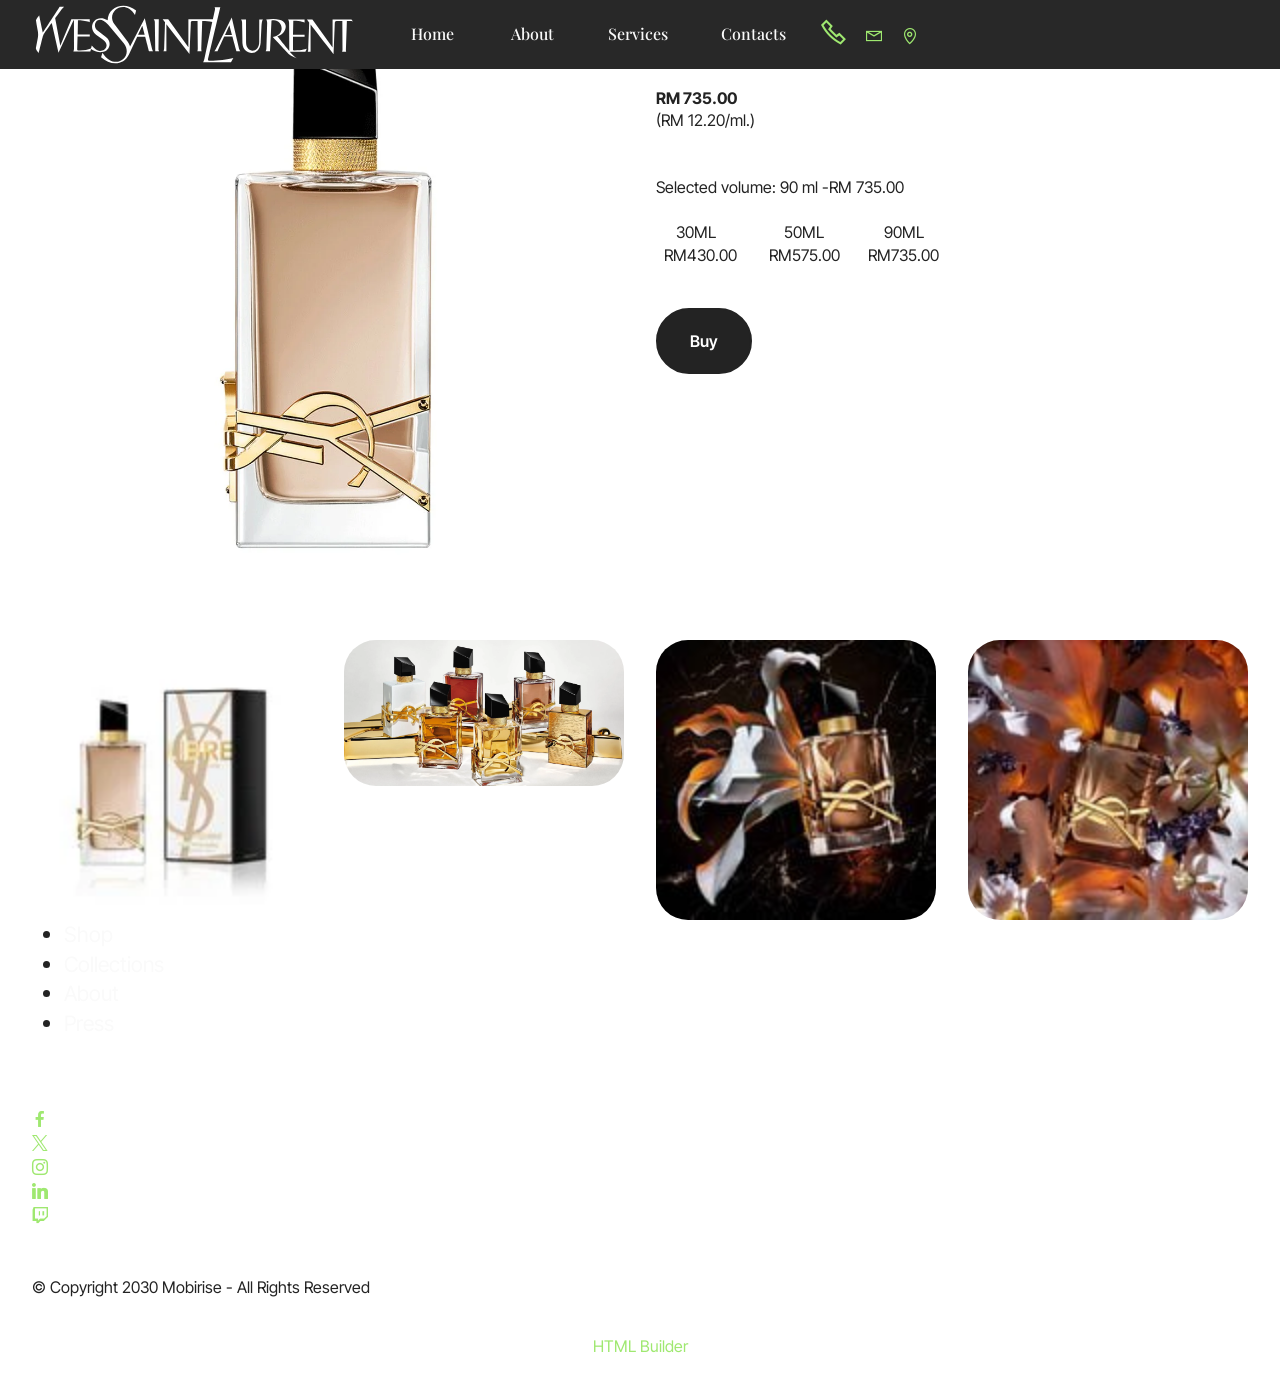
<file: page10.html>
<!DOCTYPE html>
<html  >
<head>
  <!-- Site made with Mobirise Website Builder v6.1.4, https://mobirise.com -->
  <meta charset="UTF-8">
  <meta http-equiv="X-UA-Compatible" content="IE=edge">
  <meta name="generator" content="Mobirise v6.1.4, mobirise.com">
  <meta name="viewport" content="width=device-width, initial-scale=1, minimum-scale=1">
  <link rel="shortcut icon" href="assets/images/download.svg" type="image/x-icon">
  <meta name="description" content="">
  
  
  <title>FLOWERS &amp; FLAMES</title>
  <link rel="stylesheet" href="assets/web/assets/mobirise-icons2/mobirise2.css">
  <link rel="stylesheet" href="assets/bootstrap/css/bootstrap.min.css">
  <link rel="stylesheet" href="assets/dropdown/css/style.css">
  <link rel="stylesheet" href="assets/socicon/css/styles.css">
  <link rel="stylesheet" href="assets/theme/css/style.css">
  <link rel="preload" href="https://fonts.googleapis.com/css?family=Inter+Tight:100,200,300,400,500,600,700,800,900,100i,200i,300i,400i,500i,600i,700i,800i,900i&display=swap" as="style" onload="this.onload=null;this.rel='stylesheet'">
  <noscript><link rel="stylesheet" href="https://fonts.googleapis.com/css?family=Inter+Tight:100,200,300,400,500,600,700,800,900,100i,200i,300i,400i,500i,600i,700i,800i,900i&display=swap"></noscript>
  <link rel="preload" href="https://fonts.googleapis.com/css?family=Playfair+Display:400,500,600,700,800,900,400i,500i,600i,700i,800i,900i&display=swap" as="style" onload="this.onload=null;this.rel='stylesheet'">
  <noscript><link rel="stylesheet" href="https://fonts.googleapis.com/css?family=Playfair+Display:400,500,600,700,800,900,400i,500i,600i,700i,800i,900i&display=swap"></noscript>
  <link rel="preload" as="style" href="assets/mobirise/css/mbr-additional.css?v=JBfOGj"><link rel="stylesheet" href="assets/mobirise/css/mbr-additional.css?v=JBfOGj" type="text/css">

  
  
  
</head>
<body>
  
  <section data-bs-version="5.1" class="menu menu3 cid-uZ5WgWA4e4" once="menu" id="menu03-3d">
	

	<nav class="navbar navbar-dropdown navbar-fixed-top navbar-expand-lg">
		<div class="container">
			<div class="navbar-brand">
				<span class="navbar-logo">
					<a href="https://mobiri.se">
						<img src="assets/images/download.svg" alt="Mobirise Website Builder" style="height: 3.7rem;">
					</a>
				</span>
				
			</div>
			<button class="navbar-toggler" type="button" data-toggle="collapse" data-bs-toggle="collapse" data-target="#navbarSupportedContent" data-bs-target="#navbarSupportedContent" aria-controls="navbarNavAltMarkup" aria-expanded="false" aria-label="Toggle navigation">
				<div class="hamburger">
					<span></span>
					<span></span>
					<span></span>
					<span></span>
				</div>
			</button>
			<div class="collapse navbar-collapse" id="navbarSupportedContent">
				<ul class="navbar-nav nav-dropdown nav-right" data-app-modern-menu="true"><li class="nav-item">
						<a class="nav-link link text-white text-primary display-4" href="index.html">Home&nbsp;</a>
					</li><li class="nav-item"><a class="nav-link link text-white text-primary display-4" href="page1.html">About</a></li>
					<li class="nav-item">
						<a class="nav-link link show text-white text-primary display-4" href="page2.html" aria-expanded="false">Services</a>
					</li>
					<li class="nav-item">
						<a class="nav-link link text-white text-primary display-4" href="page6.html">Contacts</a>
					</li></ul>
				<div class="icons-menu">
					<a class="iconfont-wrapper" href="https://mobiri.se">
						<span class="p-2 mbr-iconfont mobi-mbri-phone mobi-mbri" style="font-size: 25px;"></span>
					</a>
					<a class="iconfont-wrapper" href="https://mobiri.se">
						<span class="p-2 mbr-iconfont mobi-mbri-letter mobi-mbri"></span>
					</a>
					<a class="iconfont-wrapper" href="https://mobiri.se">
						<span class="p-2 mbr-iconfont mobi-mbri-map-pin mobi-mbri"></span>
					</a>
					
				</div>
				
			</div>
		</div>
	</nav>
</section>

<section data-bs-version="5.1" class="start article2 cid-uZ5WgWOqvN" id="article02-3e">
	

	
	

	<div class="container">
		<div class="row justify-content-center">
			<div class="col-12 col-md-12 col-lg-6 image-wrapper">
				<img class="w-100" src="assets/images/3614274151701-lff-90ml-main.webp" alt="Mobirise Website Builder">
			</div>
			<div class="col-12 col-md-12 col-lg">
				<div class="text-wrapper align-left">
					<h1 class="mbr-section-title mbr-fonts-style mb-4 display-2"><div><strong>LIBRE FLOWERS AND FLAMES</strong></div></h1>
					<p class="mbr-text align-left mbr-fonts-style mb-4 display-7"><strong>RM 735.00</strong><br>(RM 12.20/ml.)<strong><br></strong><br><br>Selected volume: 90 ml -RM 735.00<br><br>&nbsp; &nbsp; &nbsp;30ML&nbsp; &nbsp; &nbsp; &nbsp; &nbsp; &nbsp; &nbsp; &nbsp; &nbsp;50ML&nbsp; &nbsp; &nbsp; &nbsp; &nbsp; &nbsp; &nbsp; &nbsp;90ML&nbsp; &nbsp; &nbsp; &nbsp; &nbsp;&nbsp;<br>&nbsp; RM430.00&nbsp; &nbsp; &nbsp; &nbsp; RM575.00&nbsp; &nbsp; &nbsp; &nbsp;RM735.00&nbsp; &nbsp; &nbsp;&nbsp;</p>
					<div class="mbr-section-btn align-left mt-3"><a class="btn btn-black display-7" href="https://mobiri.se">Buy</a></div>
				</div>
			</div>
		</div>
	</div>
</section>

<section data-bs-version="5.1" class="gallery3 cid-uZ5WgWYf4F" id="gallery03-3f">
    
    
    <div class="container-fluid">
      <div class="row justify-content-center">
        <div class="col-12 content-head">
          <div class="mbr-section-head mb-5">
            <h4 class="mbr-section-title mbr-fonts-style align-center mb-0 display-2"></h4>
            
          </div>
        </div>
      </div>
      <div class="row">
        <div class="item features-image col-12 col-md-6 col-lg-3">
          <div class="item-wrapper">
            <div class="item-img">
              <img src="assets/images/3614274151701-lff-90ml-alt1.webp" alt="Mobirise Website Builder" title="" data-slide-to="0" data-bs-slide-to="0">
            </div>
            
          </div>
        </div><div class="item features-image col-12 col-md-6 col-lg-3">
          <div class="item-wrapper">
            <div class="item-img">
              <img src="assets/images/ysl-libre-shoppable-img-desk.webp" alt="Mobirise Website Builder" title="" data-slide-to="1" data-bs-slide-to="1">
            </div>
            
          </div>
        </div><div class="item features-image col-12 col-md-6 col-lg-3">
          <div class="item-wrapper">
            <div class="item-img">
              <img src="assets/images/ww-51280ysl-lff-alt5-140x140.jpg" alt="Mobirise Website Builder" title="" data-slide-to="2" data-bs-slide-to="2">
            </div>
            
          </div>
        </div><div class="item features-image col-12 col-md-6 col-lg-3">
          <div class="item-wrapper">
            <div class="item-img">
              <img src="assets/images/ww-51280ysl-lff-alt3-140x140.jpg" alt="Mobirise Website Builder" title="" data-slide-to="3" data-bs-slide-to="3">
            </div>
            
          </div>
        </div>
        
        
        
      </div>
    </div>
  </section>

<section data-bs-version="5.1" class="footer3 cid-uZ5WgXaxEj" once="footers" id="footer03-3g">

        

    

    <div class="container">
        <div class="row">
            <div class="row-links">
                <ul class="header-menu">
                  
                  
                  
                  
                <li class="header-menu-item mbr-fonts-style display-5">
                    <a href="#" class="text-white">Shop</a>
                  </li><li class="header-menu-item mbr-fonts-style display-5">
                    <a href="#" class="text-white">Collections</a>
                  </li><li class="header-menu-item mbr-fonts-style display-5">
                    <a href="#" class="text-white">About</a>
                  </li><li class="header-menu-item mbr-fonts-style display-5">
                    <a href="#" class="text-white">Press</a>
                  </li></ul>
              </div>

            <div class="col-12 mt-4">
                <div class="social-row">
                    <div class="soc-item">
                        <a href="https://mobiri.se/" target="_blank">
                            <span class="mbr-iconfont socicon socicon-facebook display-7"></span>
                        </a>
                    </div>
                    <div class="soc-item">
                        <a href="https://mobiri.se/" target="_blank">
                            <span class="mbr-iconfont socicon-twitter socicon"></span>
                        </a>
                    </div>
                    <div class="soc-item">
                        <a href="https://mobiri.se/" target="_blank">
                            <span class="mbr-iconfont socicon-instagram socicon"></span>
                        </a>
                    </div>
                    <div class="soc-item">
                        <a href="https://mobiri.se/" target="_blank">
                            <span class="mbr-iconfont socicon socicon-linkedin"></span>
                        </a>
                    </div>
                    <div class="soc-item">
                        <a href="https://mobiri.se/" target="_blank">
                            <span class="mbr-iconfont socicon socicon-twitch"></span>
                        </a>
                    </div>
                </div>
            </div>
            <div class="col-12 mt-5">
                <p class="mbr-fonts-style copyright display-7">
                    © Copyright 2030 Mobirise - All Rights Reserved
                </p>
            </div>
        </div>
    </div>
</section><section class="display-7" style="padding: 0;align-items: center;justify-content: center;flex-wrap: wrap;    align-content: center;display: flex;position: relative;height: 4rem;"><a href="https://mobiri.se/4250796" style="flex: 1 1;height: 4rem;position: absolute;width: 100%;z-index: 1;"><img alt="" style="height: 4rem;" src="[data-uri]"></a><p style="margin: 0;text-align: center;" class="display-7">&#8204;</p><a style="z-index:1" href="https://mobirise.com/html-builder.html">HTML Builder</a></section><script src="assets/bootstrap/js/bootstrap.bundle.min.js"></script>  <script src="assets/smoothscroll/smooth-scroll.js"></script>  <script src="assets/ytplayer/index.js"></script>  <script src="assets/dropdown/js/navbar-dropdown.js"></script>  <script src="assets/theme/js/script.js"></script>  
  
  
</body>
</html>
</file>
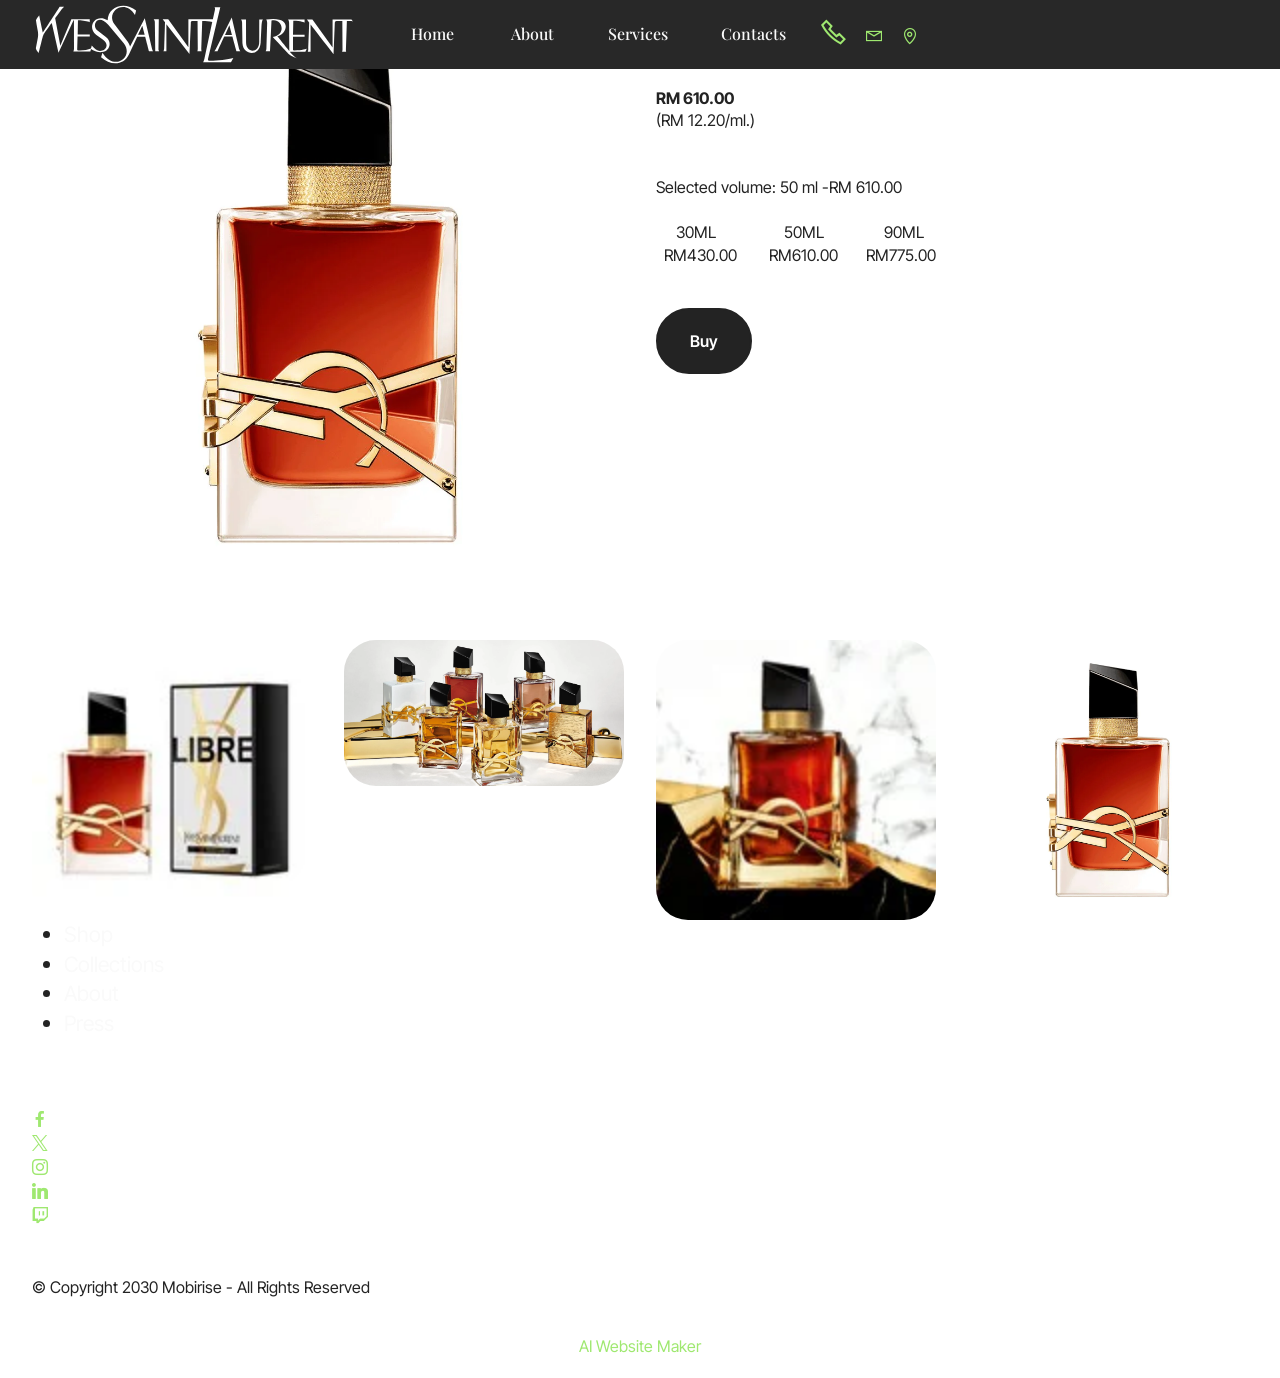
<file: page11.html>
<!DOCTYPE html>
<html  >
<head>
  <!-- Site made with Mobirise Website Builder v6.1.4, https://mobirise.com -->
  <meta charset="UTF-8">
  <meta http-equiv="X-UA-Compatible" content="IE=edge">
  <meta name="generator" content="Mobirise v6.1.4, mobirise.com">
  <meta name="viewport" content="width=device-width, initial-scale=1, minimum-scale=1">
  <link rel="shortcut icon" href="assets/images/download.svg" type="image/x-icon">
  <meta name="description" content="">
  
  
  <title>LE PARFUM LE</title>
  <link rel="stylesheet" href="assets/web/assets/mobirise-icons2/mobirise2.css">
  <link rel="stylesheet" href="assets/bootstrap/css/bootstrap.min.css">
  <link rel="stylesheet" href="assets/dropdown/css/style.css">
  <link rel="stylesheet" href="assets/socicon/css/styles.css">
  <link rel="stylesheet" href="assets/theme/css/style.css">
  <link rel="preload" href="https://fonts.googleapis.com/css?family=Inter+Tight:100,200,300,400,500,600,700,800,900,100i,200i,300i,400i,500i,600i,700i,800i,900i&display=swap" as="style" onload="this.onload=null;this.rel='stylesheet'">
  <noscript><link rel="stylesheet" href="https://fonts.googleapis.com/css?family=Inter+Tight:100,200,300,400,500,600,700,800,900,100i,200i,300i,400i,500i,600i,700i,800i,900i&display=swap"></noscript>
  <link rel="preload" href="https://fonts.googleapis.com/css?family=Playfair+Display:400,500,600,700,800,900,400i,500i,600i,700i,800i,900i&display=swap" as="style" onload="this.onload=null;this.rel='stylesheet'">
  <noscript><link rel="stylesheet" href="https://fonts.googleapis.com/css?family=Playfair+Display:400,500,600,700,800,900,400i,500i,600i,700i,800i,900i&display=swap"></noscript>
  <link rel="preload" as="style" href="assets/mobirise/css/mbr-additional.css?v=PoeTrJ"><link rel="stylesheet" href="assets/mobirise/css/mbr-additional.css?v=PoeTrJ" type="text/css">

  
  
  
</head>
<body>
  
  <section data-bs-version="5.1" class="menu menu3 cid-uZ5YfiXK5g" once="menu" id="menu03-3h">
	

	<nav class="navbar navbar-dropdown navbar-fixed-top navbar-expand-lg">
		<div class="container">
			<div class="navbar-brand">
				<span class="navbar-logo">
					<a href="https://mobiri.se">
						<img src="assets/images/download.svg" alt="Mobirise Website Builder" style="height: 3.7rem;">
					</a>
				</span>
				
			</div>
			<button class="navbar-toggler" type="button" data-toggle="collapse" data-bs-toggle="collapse" data-target="#navbarSupportedContent" data-bs-target="#navbarSupportedContent" aria-controls="navbarNavAltMarkup" aria-expanded="false" aria-label="Toggle navigation">
				<div class="hamburger">
					<span></span>
					<span></span>
					<span></span>
					<span></span>
				</div>
			</button>
			<div class="collapse navbar-collapse" id="navbarSupportedContent">
				<ul class="navbar-nav nav-dropdown nav-right" data-app-modern-menu="true"><li class="nav-item">
						<a class="nav-link link text-white text-primary display-4" href="index.html">Home&nbsp;</a>
					</li><li class="nav-item"><a class="nav-link link text-white text-primary display-4" href="page1.html">About</a></li>
					<li class="nav-item">
						<a class="nav-link link show text-white text-primary display-4" href="page2.html" aria-expanded="false">Services</a>
					</li>
					<li class="nav-item">
						<a class="nav-link link text-white text-primary display-4" href="page6.html">Contacts</a>
					</li></ul>
				<div class="icons-menu">
					<a class="iconfont-wrapper" href="https://mobiri.se">
						<span class="p-2 mbr-iconfont mobi-mbri-phone mobi-mbri" style="font-size: 25px;"></span>
					</a>
					<a class="iconfont-wrapper" href="https://mobiri.se">
						<span class="p-2 mbr-iconfont mobi-mbri-letter mobi-mbri"></span>
					</a>
					<a class="iconfont-wrapper" href="https://mobiri.se">
						<span class="p-2 mbr-iconfont mobi-mbri-map-pin mobi-mbri"></span>
					</a>
					
				</div>
				
			</div>
		</div>
	</nav>
</section>

<section data-bs-version="5.1" class="start article2 cid-uZ5Yfjam2N" id="article02-3i">
	

	
	

	<div class="container">
		<div class="row justify-content-center">
			<div class="col-12 col-md-12 col-lg-6 image-wrapper">
				<img class="w-100" src="assets/images/3614273776110-ww-51020ysl-libre-le-parfum-main-v2.webp" alt="Mobirise Website Builder">
			</div>
			<div class="col-12 col-md-12 col-lg">
				<div class="text-wrapper align-left">
					<h1 class="mbr-section-title mbr-fonts-style mb-4 display-2"><div><strong>LIBRE LE PARFUM</strong></div></h1>
					<p class="mbr-text align-left mbr-fonts-style mb-4 display-7"><strong>RM 610.00</strong><br>(RM 12.20/ml.)<strong><br></strong><br><br>Selected volume: 50 ml -RM 610.00<br><br>&nbsp; &nbsp; &nbsp;30ML&nbsp; &nbsp; &nbsp; &nbsp; &nbsp; &nbsp; &nbsp; &nbsp; &nbsp;50ML&nbsp; &nbsp; &nbsp; &nbsp; &nbsp; &nbsp; &nbsp; &nbsp;90ML&nbsp; &nbsp; &nbsp; &nbsp; &nbsp;&nbsp;<br>&nbsp; RM430.00&nbsp; &nbsp; &nbsp; &nbsp; RM610.00&nbsp; &nbsp; &nbsp; &nbsp;RM775.00&nbsp; &nbsp; &nbsp;&nbsp;</p>
					<div class="mbr-section-btn align-left mt-3"><a class="btn btn-black display-7" href="https://mobiri.se">Buy</a></div>
				</div>
			</div>
		</div>
	</div>
</section>

<section data-bs-version="5.1" class="gallery3 cid-uZ5YfjksI3" id="gallery03-3j">
    
    
    <div class="container-fluid">
      <div class="row justify-content-center">
        <div class="col-12 content-head">
          <div class="mbr-section-head mb-5">
            <h4 class="mbr-section-title mbr-fonts-style align-center mb-0 display-2"></h4>
            
          </div>
        </div>
      </div>
      <div class="row">
        <div class="item features-image col-12 col-md-6 col-lg-3">
          <div class="item-wrapper">
            <div class="item-img">
              <img src="assets/images/3614273776110-ww-51020ysl-libre-le-parfum-alt1-v2.webp" alt="Mobirise Website Builder" title="" data-slide-to="0" data-bs-slide-to="0">
            </div>
            
          </div>
        </div><div class="item features-image col-12 col-md-6 col-lg-3">
          <div class="item-wrapper">
            <div class="item-img">
              <img src="assets/images/ysl-libre-shoppable-img-desk.webp" alt="Mobirise Website Builder" title="" data-slide-to="1" data-bs-slide-to="1">
            </div>
            
          </div>
        </div><div class="item features-image col-12 col-md-6 col-lg-3">
          <div class="item-wrapper">
            <div class="item-img">
              <img src="assets/images/ww-51020ysl-libre-le-parfum-3.webp" alt="Mobirise Website Builder" title="" data-slide-to="2" data-bs-slide-to="2">
            </div>
            
          </div>
        </div><div class="item features-image col-12 col-md-6 col-lg-3">
          <div class="item-wrapper">
            <div class="item-img">
              <img src="assets/images/3614273776110-ww-51020ysl-libre-le-parfum-main-v2.webp" alt="Mobirise Website Builder" title="" data-slide-to="3" data-bs-slide-to="3">
            </div>
            
          </div>
        </div>
        
        
        
      </div>
    </div>
  </section>

<section data-bs-version="5.1" class="footer3 cid-uZ5YfjxbeO" once="footers" id="footer03-3k">

        

    

    <div class="container">
        <div class="row">
            <div class="row-links">
                <ul class="header-menu">
                  
                  
                  
                  
                <li class="header-menu-item mbr-fonts-style display-5">
                    <a href="#" class="text-white">Shop</a>
                  </li><li class="header-menu-item mbr-fonts-style display-5">
                    <a href="#" class="text-white">Collections</a>
                  </li><li class="header-menu-item mbr-fonts-style display-5">
                    <a href="#" class="text-white">About</a>
                  </li><li class="header-menu-item mbr-fonts-style display-5">
                    <a href="#" class="text-white">Press</a>
                  </li></ul>
              </div>

            <div class="col-12 mt-4">
                <div class="social-row">
                    <div class="soc-item">
                        <a href="https://mobiri.se/" target="_blank">
                            <span class="mbr-iconfont socicon socicon-facebook display-7"></span>
                        </a>
                    </div>
                    <div class="soc-item">
                        <a href="https://mobiri.se/" target="_blank">
                            <span class="mbr-iconfont socicon-twitter socicon"></span>
                        </a>
                    </div>
                    <div class="soc-item">
                        <a href="https://mobiri.se/" target="_blank">
                            <span class="mbr-iconfont socicon-instagram socicon"></span>
                        </a>
                    </div>
                    <div class="soc-item">
                        <a href="https://mobiri.se/" target="_blank">
                            <span class="mbr-iconfont socicon socicon-linkedin"></span>
                        </a>
                    </div>
                    <div class="soc-item">
                        <a href="https://mobiri.se/" target="_blank">
                            <span class="mbr-iconfont socicon socicon-twitch"></span>
                        </a>
                    </div>
                </div>
            </div>
            <div class="col-12 mt-5">
                <p class="mbr-fonts-style copyright display-7">
                    © Copyright 2030 Mobirise - All Rights Reserved
                </p>
            </div>
        </div>
    </div>
</section><section class="display-7" style="padding: 0;align-items: center;justify-content: center;flex-wrap: wrap;    align-content: center;display: flex;position: relative;height: 4rem;"><a href="https://mobiri.se/4250796" style="flex: 1 1;height: 4rem;position: absolute;width: 100%;z-index: 1;"><img alt="" style="height: 4rem;" src="[data-uri]"></a><p style="margin: 0;text-align: center;" class="display-7">&#8204;</p><a style="z-index:1" href="https://mobirise.com/builder/ai-website-maker.html">AI Website Maker</a></section><script src="assets/bootstrap/js/bootstrap.bundle.min.js"></script>  <script src="assets/smoothscroll/smooth-scroll.js"></script>  <script src="assets/ytplayer/index.js"></script>  <script src="assets/dropdown/js/navbar-dropdown.js"></script>  <script src="assets/theme/js/script.js"></script>  
  
  
</body>
</html>
</file>
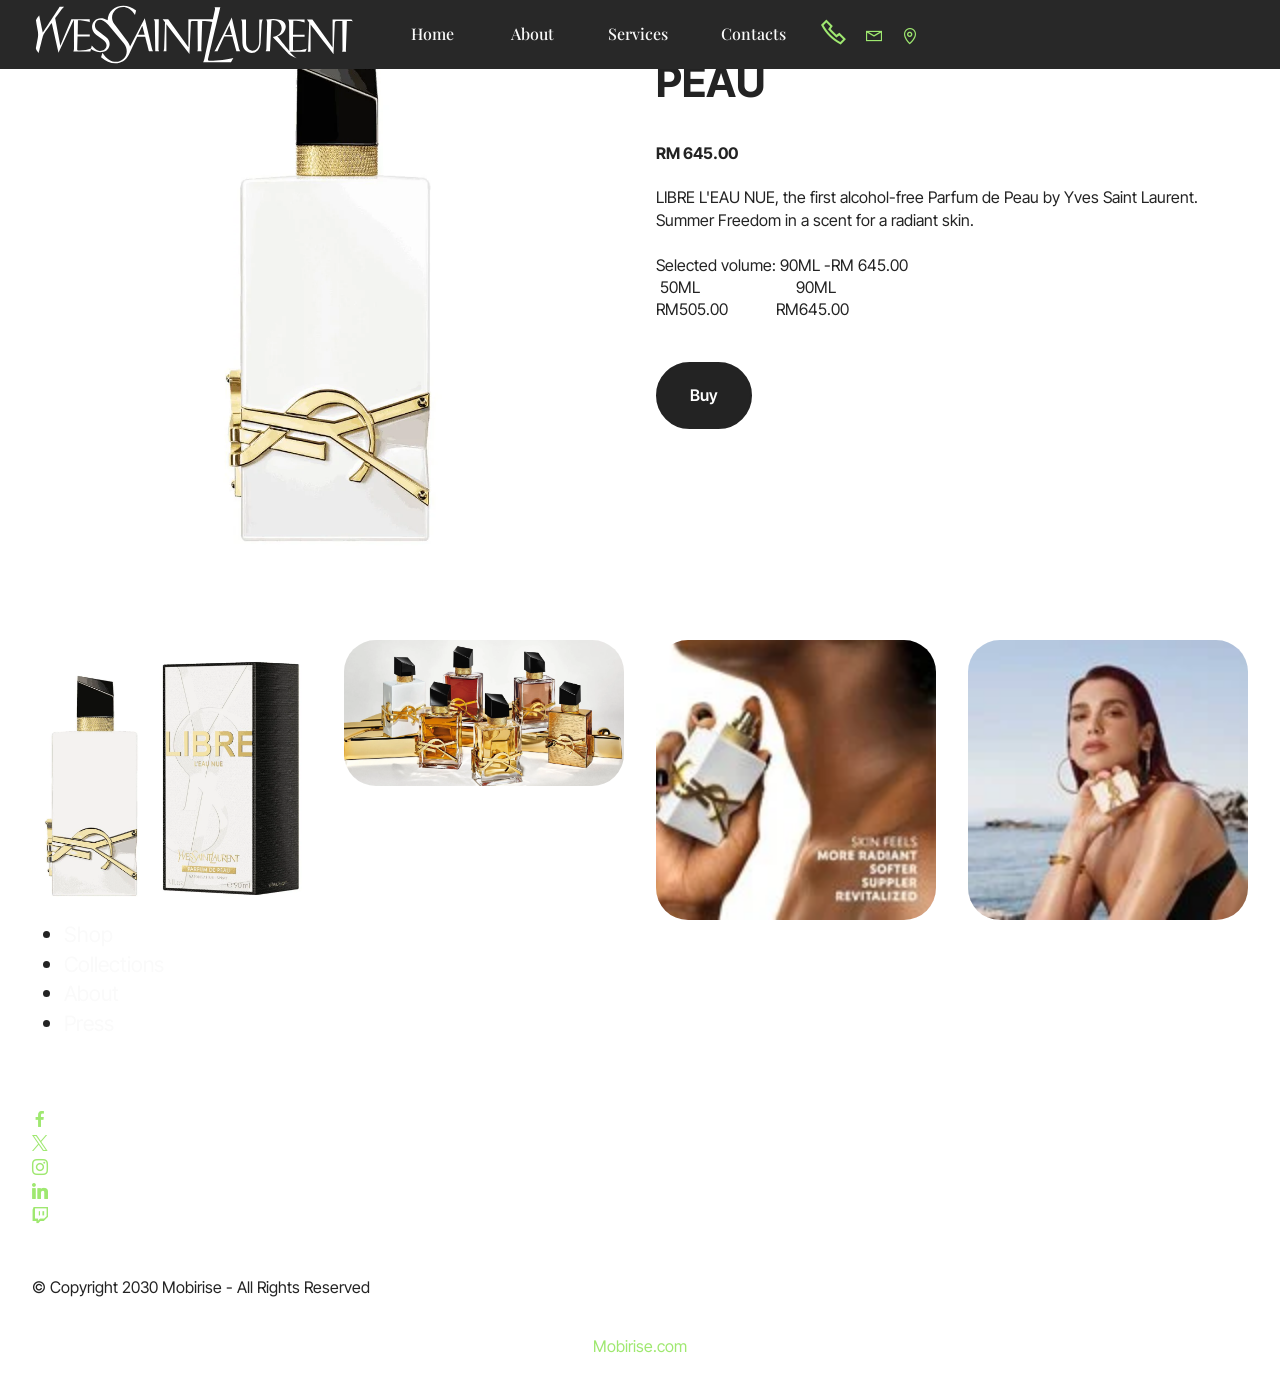
<file: page12.html>
<!DOCTYPE html>
<html  >
<head>
  <!-- Site made with Mobirise Website Builder v6.1.4, https://mobirise.com -->
  <meta charset="UTF-8">
  <meta http-equiv="X-UA-Compatible" content="IE=edge">
  <meta name="generator" content="Mobirise v6.1.4, mobirise.com">
  <meta name="viewport" content="width=device-width, initial-scale=1, minimum-scale=1">
  <link rel="shortcut icon" href="assets/images/download.svg" type="image/x-icon">
  <meta name="description" content="">
  
  
  <title>LEAU NUE</title>
  <link rel="stylesheet" href="assets/web/assets/mobirise-icons2/mobirise2.css">
  <link rel="stylesheet" href="assets/bootstrap/css/bootstrap.min.css">
  <link rel="stylesheet" href="assets/dropdown/css/style.css">
  <link rel="stylesheet" href="assets/socicon/css/styles.css">
  <link rel="stylesheet" href="assets/theme/css/style.css">
  <link rel="preload" href="https://fonts.googleapis.com/css?family=Inter+Tight:100,200,300,400,500,600,700,800,900,100i,200i,300i,400i,500i,600i,700i,800i,900i&display=swap" as="style" onload="this.onload=null;this.rel='stylesheet'">
  <noscript><link rel="stylesheet" href="https://fonts.googleapis.com/css?family=Inter+Tight:100,200,300,400,500,600,700,800,900,100i,200i,300i,400i,500i,600i,700i,800i,900i&display=swap"></noscript>
  <link rel="preload" href="https://fonts.googleapis.com/css?family=Playfair+Display:400,500,600,700,800,900,400i,500i,600i,700i,800i,900i&display=swap" as="style" onload="this.onload=null;this.rel='stylesheet'">
  <noscript><link rel="stylesheet" href="https://fonts.googleapis.com/css?family=Playfair+Display:400,500,600,700,800,900,400i,500i,600i,700i,800i,900i&display=swap"></noscript>
  <link rel="preload" as="style" href="assets/mobirise/css/mbr-additional.css?v=raL81F"><link rel="stylesheet" href="assets/mobirise/css/mbr-additional.css?v=raL81F" type="text/css">

  
  
  
</head>
<body>
  
  <section data-bs-version="5.1" class="menu menu3 cid-uZ5NbKl9XE" once="menu" id="menu03-2z">
	

	<nav class="navbar navbar-dropdown navbar-fixed-top navbar-expand-lg">
		<div class="container">
			<div class="navbar-brand">
				<span class="navbar-logo">
					<a href="https://mobiri.se">
						<img src="assets/images/download.svg" alt="Mobirise Website Builder" style="height: 3.7rem;">
					</a>
				</span>
				
			</div>
			<button class="navbar-toggler" type="button" data-toggle="collapse" data-bs-toggle="collapse" data-target="#navbarSupportedContent" data-bs-target="#navbarSupportedContent" aria-controls="navbarNavAltMarkup" aria-expanded="false" aria-label="Toggle navigation">
				<div class="hamburger">
					<span></span>
					<span></span>
					<span></span>
					<span></span>
				</div>
			</button>
			<div class="collapse navbar-collapse" id="navbarSupportedContent">
				<ul class="navbar-nav nav-dropdown nav-right" data-app-modern-menu="true"><li class="nav-item">
						<a class="nav-link link text-white text-primary display-4" href="index.html">Home&nbsp;</a>
					</li><li class="nav-item"><a class="nav-link link text-white text-primary display-4" href="page1.html">About</a></li>
					<li class="nav-item">
						<a class="nav-link link show text-white text-primary display-4" href="page2.html" aria-expanded="false">Services</a>
					</li>
					<li class="nav-item">
						<a class="nav-link link text-white text-primary display-4" href="page6.html">Contacts</a>
					</li></ul>
				<div class="icons-menu">
					<a class="iconfont-wrapper" href="https://mobiri.se">
						<span class="p-2 mbr-iconfont mobi-mbri-phone mobi-mbri" style="font-size: 25px;"></span>
					</a>
					<a class="iconfont-wrapper" href="https://mobiri.se">
						<span class="p-2 mbr-iconfont mobi-mbri-letter mobi-mbri"></span>
					</a>
					<a class="iconfont-wrapper" href="https://mobiri.se">
						<span class="p-2 mbr-iconfont mobi-mbri-map-pin mobi-mbri"></span>
					</a>
					
				</div>
				
			</div>
		</div>
	</nav>
</section>

<section data-bs-version="5.1" class="start article2 cid-uZ5NbKx88D" id="article02-30">
	

	
	

	<div class="container">
		<div class="row justify-content-center">
			<div class="col-12 col-md-12 col-lg-6 image-wrapper">
				<img class="w-100" src="assets/images/3614274241006-libre-nue-90ml-alt1.webp" alt="Mobirise Website Builder">
			</div>
			<div class="col-12 col-md-12 col-lg">
				<div class="text-wrapper align-left">
					<h1 class="mbr-section-title mbr-fonts-style mb-4 display-2"><div><strong>LIBRE L'EAU NUE PARFUM DE PEAU</strong></div></h1>
					<p class="mbr-text align-left mbr-fonts-style mb-4 display-7"><strong>RM 645.00</strong><br><br>LIBRE L'EAU NUE, the first alcohol-free Parfum de Peau by Yves Saint Laurent. Summer Freedom in a scent for a radiant skin.<br><br>Selected volume: 90ML -RM 645.00<br>&nbsp;50ML&nbsp; &nbsp; &nbsp; &nbsp; &nbsp; &nbsp; &nbsp; &nbsp; &nbsp; &nbsp; &nbsp; &nbsp; 90ML<br>RM505.00&nbsp; &nbsp; &nbsp; &nbsp; &nbsp; &nbsp; RM645.00</p>
					<div class="mbr-section-btn align-left mt-3"><a class="btn btn-black display-7" href="https://mobiri.se">Buy</a></div>
				</div>
			</div>
		</div>
	</div>
</section>

<section data-bs-version="5.1" class="gallery3 cid-uZ5O8stOCb" id="gallery03-34">
    
    
    <div class="container-fluid">
      <div class="row justify-content-center">
        <div class="col-12 content-head">
          <div class="mbr-section-head mb-5">
            <h4 class="mbr-section-title mbr-fonts-style align-center mb-0 display-2"></h4>
            
          </div>
        </div>
      </div>
      <div class="row">
        <div class="item features-image col-12 col-md-6 col-lg-3">
          <div class="item-wrapper">
            <div class="item-img">
              <img src="assets/images/3614274241006-libre-nue-90ml-alt2.webp" alt="Mobirise Website Builder" title="" data-slide-to="0" data-bs-slide-to="0">
            </div>
            
          </div>
        </div><div class="item features-image col-12 col-md-6 col-lg-3">
          <div class="item-wrapper">
            <div class="item-img">
              <img src="assets/images/ysl-libre-shoppable-img-desk.webp" alt="Mobirise Website Builder" title="" data-slide-to="1" data-bs-slide-to="1">
            </div>
            
          </div>
        </div><div class="item features-image col-12 col-md-6 col-lg-3">
          <div class="item-wrapper">
            <div class="item-img">
              <img src="assets/images/ww-51352ysl-libre-nue-alt10.webp" alt="Mobirise Website Builder" title="" data-slide-to="2" data-bs-slide-to="2">
            </div>
            
          </div>
        </div><div class="item features-image col-12 col-md-6 col-lg-3">
          <div class="item-wrapper">
            <div class="item-img">
              <img src="assets/images/ww-51352ysl-libre-nue-alt12.webp" alt="Mobirise Website Builder" title="" data-slide-to="3" data-bs-slide-to="3">
            </div>
            
          </div>
        </div>
        
        
        
      </div>
    </div>
  </section>

<section data-bs-version="5.1" class="footer3 cid-uZ5NbKQBJ5" once="footers" id="footer03-32">

        

    

    <div class="container">
        <div class="row">
            <div class="row-links">
                <ul class="header-menu">
                  
                  
                  
                  
                <li class="header-menu-item mbr-fonts-style display-5">
                    <a href="#" class="text-white">Shop</a>
                  </li><li class="header-menu-item mbr-fonts-style display-5">
                    <a href="#" class="text-white">Collections</a>
                  </li><li class="header-menu-item mbr-fonts-style display-5">
                    <a href="#" class="text-white">About</a>
                  </li><li class="header-menu-item mbr-fonts-style display-5">
                    <a href="#" class="text-white">Press</a>
                  </li></ul>
              </div>

            <div class="col-12 mt-4">
                <div class="social-row">
                    <div class="soc-item">
                        <a href="https://mobiri.se/" target="_blank">
                            <span class="mbr-iconfont socicon socicon-facebook display-7"></span>
                        </a>
                    </div>
                    <div class="soc-item">
                        <a href="https://mobiri.se/" target="_blank">
                            <span class="mbr-iconfont socicon-twitter socicon"></span>
                        </a>
                    </div>
                    <div class="soc-item">
                        <a href="https://mobiri.se/" target="_blank">
                            <span class="mbr-iconfont socicon-instagram socicon"></span>
                        </a>
                    </div>
                    <div class="soc-item">
                        <a href="https://mobiri.se/" target="_blank">
                            <span class="mbr-iconfont socicon socicon-linkedin"></span>
                        </a>
                    </div>
                    <div class="soc-item">
                        <a href="https://mobiri.se/" target="_blank">
                            <span class="mbr-iconfont socicon socicon-twitch"></span>
                        </a>
                    </div>
                </div>
            </div>
            <div class="col-12 mt-5">
                <p class="mbr-fonts-style copyright display-7">
                    © Copyright 2030 Mobirise - All Rights Reserved
                </p>
            </div>
        </div>
    </div>
</section><section class="display-7" style="padding: 0;align-items: center;justify-content: center;flex-wrap: wrap;    align-content: center;display: flex;position: relative;height: 4rem;"><a href="https://mobiri.se/4250796" style="flex: 1 1;height: 4rem;position: absolute;width: 100%;z-index: 1;"><img alt="" style="height: 4rem;" src="[data-uri]"></a><p style="margin: 0;text-align: center;" class="display-7">&#8204;</p><a style="z-index:1" href="https://mobirise.com">Mobirise.com </a></section><script src="assets/bootstrap/js/bootstrap.bundle.min.js"></script>  <script src="assets/smoothscroll/smooth-scroll.js"></script>  <script src="assets/ytplayer/index.js"></script>  <script src="assets/dropdown/js/navbar-dropdown.js"></script>  <script src="assets/theme/js/script.js"></script>  
  
  
</body>
</html>
</file>
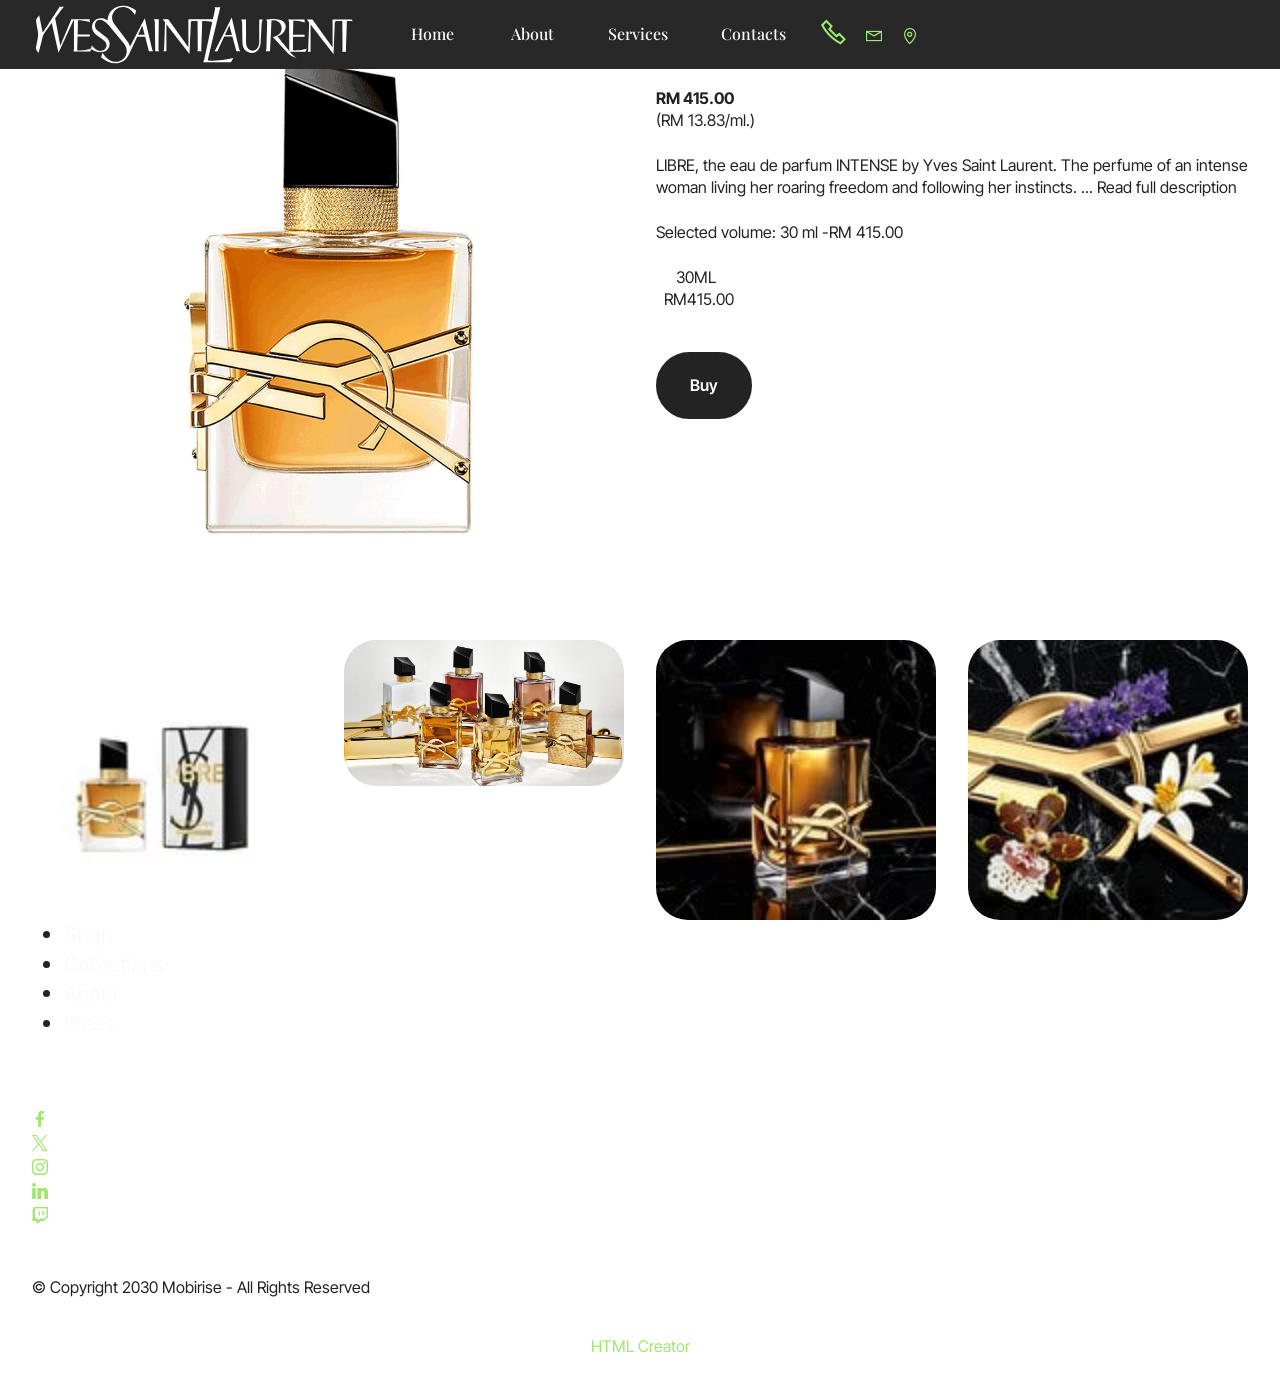
<file: page13.html>
<!DOCTYPE html>
<html  >
<head>
  <!-- Site made with Mobirise Website Builder v6.1.4, https://mobirise.com -->
  <meta charset="UTF-8">
  <meta http-equiv="X-UA-Compatible" content="IE=edge">
  <meta name="generator" content="Mobirise v6.1.4, mobirise.com">
  <meta name="viewport" content="width=device-width, initial-scale=1, minimum-scale=1">
  <link rel="shortcut icon" href="assets/images/download.svg" type="image/x-icon">
  <meta name="description" content="">
  
  
  <title>EAU DE PARFUM INTENSE</title>
  <link rel="stylesheet" href="assets/web/assets/mobirise-icons2/mobirise2.css">
  <link rel="stylesheet" href="assets/bootstrap/css/bootstrap.min.css">
  <link rel="stylesheet" href="assets/dropdown/css/style.css">
  <link rel="stylesheet" href="assets/socicon/css/styles.css">
  <link rel="stylesheet" href="assets/theme/css/style.css">
  <link rel="preload" href="https://fonts.googleapis.com/css?family=Inter+Tight:100,200,300,400,500,600,700,800,900,100i,200i,300i,400i,500i,600i,700i,800i,900i&display=swap" as="style" onload="this.onload=null;this.rel='stylesheet'">
  <noscript><link rel="stylesheet" href="https://fonts.googleapis.com/css?family=Inter+Tight:100,200,300,400,500,600,700,800,900,100i,200i,300i,400i,500i,600i,700i,800i,900i&display=swap"></noscript>
  <link rel="preload" href="https://fonts.googleapis.com/css?family=Playfair+Display:400,500,600,700,800,900,400i,500i,600i,700i,800i,900i&display=swap" as="style" onload="this.onload=null;this.rel='stylesheet'">
  <noscript><link rel="stylesheet" href="https://fonts.googleapis.com/css?family=Playfair+Display:400,500,600,700,800,900,400i,500i,600i,700i,800i,900i&display=swap"></noscript>
  <link rel="preload" as="style" href="assets/mobirise/css/mbr-additional.css?v=1Gu821"><link rel="stylesheet" href="assets/mobirise/css/mbr-additional.css?v=1Gu821" type="text/css">

  
  
  
</head>
<body>
  
  <section data-bs-version="5.1" class="menu menu3 cid-uZ60tRJ3KZ" once="menu" id="menu03-3l">
	

	<nav class="navbar navbar-dropdown navbar-fixed-top navbar-expand-lg">
		<div class="container">
			<div class="navbar-brand">
				<span class="navbar-logo">
					<a href="https://mobiri.se">
						<img src="assets/images/download.svg" alt="Mobirise Website Builder" style="height: 3.7rem;">
					</a>
				</span>
				
			</div>
			<button class="navbar-toggler" type="button" data-toggle="collapse" data-bs-toggle="collapse" data-target="#navbarSupportedContent" data-bs-target="#navbarSupportedContent" aria-controls="navbarNavAltMarkup" aria-expanded="false" aria-label="Toggle navigation">
				<div class="hamburger">
					<span></span>
					<span></span>
					<span></span>
					<span></span>
				</div>
			</button>
			<div class="collapse navbar-collapse" id="navbarSupportedContent">
				<ul class="navbar-nav nav-dropdown nav-right" data-app-modern-menu="true"><li class="nav-item">
						<a class="nav-link link text-white text-primary display-4" href="index.html">Home&nbsp;</a>
					</li><li class="nav-item"><a class="nav-link link text-white text-primary display-4" href="page1.html">About</a></li>
					<li class="nav-item">
						<a class="nav-link link show text-white text-primary display-4" href="page2.html" aria-expanded="false">Services</a>
					</li>
					<li class="nav-item">
						<a class="nav-link link text-white text-primary display-4" href="page6.html">Contacts</a>
					</li></ul>
				<div class="icons-menu">
					<a class="iconfont-wrapper" href="https://mobiri.se">
						<span class="p-2 mbr-iconfont mobi-mbri-phone mobi-mbri" style="font-size: 25px;"></span>
					</a>
					<a class="iconfont-wrapper" href="https://mobiri.se">
						<span class="p-2 mbr-iconfont mobi-mbri-letter mobi-mbri"></span>
					</a>
					<a class="iconfont-wrapper" href="https://mobiri.se">
						<span class="p-2 mbr-iconfont mobi-mbri-map-pin mobi-mbri"></span>
					</a>
					
				</div>
				
			</div>
		</div>
	</nav>
</section>

<section data-bs-version="5.1" class="start article2 cid-uZ60tRXXnV" id="article02-3m">
	

	
	

	<div class="container">
		<div class="row justify-content-center">
			<div class="col-12 col-md-12 col-lg-6 image-wrapper">
				<img class="w-100" src="assets/images/3614273069533-ysl-women-fragrance-libre-edp-intense-20-30ml.webp" alt="Mobirise Website Builder">
			</div>
			<div class="col-12 col-md-12 col-lg">
				<div class="text-wrapper align-left">
					<h1 class="mbr-section-title mbr-fonts-style mb-4 display-2"><div><strong>Libre Eau De Parfum Intense</strong></div></h1>
					<p class="mbr-text align-left mbr-fonts-style mb-4 display-7"><strong>RM 415.00</strong><strong><br></strong>(RM 13.83/ml.)<br><br>LIBRE, the eau de parfum INTENSE by Yves Saint Laurent. The perfume of an intense woman living her roaring freedom and following her instincts. ... Read full description<br><br>Selected volume: 30 ml -RM 415.00<br><br>&nbsp; &nbsp; &nbsp;30ML&nbsp; &nbsp; &nbsp; &nbsp; &nbsp; &nbsp; &nbsp; &nbsp; &nbsp; &nbsp; &nbsp; &nbsp;&nbsp;<br>&nbsp; RM415.00&nbsp; &nbsp; &nbsp;&nbsp;</p>
					<div class="mbr-section-btn align-left mt-3"><a class="btn btn-black display-7" href="https://mobiri.se">Buy</a></div>
				</div>
			</div>
		</div>
	</div>
</section>

<section data-bs-version="5.1" class="gallery3 cid-uZ60tS8Ehs" id="gallery03-3n">
    
    
    <div class="container-fluid">
      <div class="row justify-content-center">
        <div class="col-12 content-head">
          <div class="mbr-section-head mb-5">
            <h4 class="mbr-section-title mbr-fonts-style align-center mb-0 display-2"></h4>
            
          </div>
        </div>
      </div>
      <div class="row">
        <div class="item features-image col-12 col-md-6 col-lg-3">
          <div class="item-wrapper">
            <div class="item-img">
              <img src="assets/images/ysl-women-fragrance-libre-edp-intense-20-30ml-with-box-03614273069533-1500x2000-1.webp" alt="Mobirise Website Builder" title="" data-slide-to="0" data-bs-slide-to="0">
            </div>
            
          </div>
        </div><div class="item features-image col-12 col-md-6 col-lg-3">
          <div class="item-wrapper">
            <div class="item-img">
              <img src="assets/images/ysl-libre-shoppable-img-desk.webp" alt="Mobirise Website Builder" title="" data-slide-to="1" data-bs-slide-to="1">
            </div>
            
          </div>
        </div><div class="item features-image col-12 col-md-6 col-lg-3">
          <div class="item-wrapper">
            <div class="item-img">
              <img src="assets/images/ysl-feminine-fragrance-libre-edp-intense-packshot-still-life-visual-square-rgb.webp" alt="Mobirise Website Builder" title="" data-slide-to="2" data-bs-slide-to="2">
            </div>
            
          </div>
        </div><div class="item features-image col-12 col-md-6 col-lg-3">
          <div class="item-wrapper">
            <div class="item-img">
              <img src="assets/images/ysl-women-fragrance-libre-edp-intense-ingredients-sp-dp-cassandres11-140x140.jpg" alt="Mobirise Website Builder" title="" data-slide-to="3" data-bs-slide-to="3">
            </div>
            
          </div>
        </div>
        
        
        
      </div>
    </div>
  </section>

<section data-bs-version="5.1" class="footer3 cid-uZ60tSmE5U" once="footers" id="footer03-3o">

        

    

    <div class="container">
        <div class="row">
            <div class="row-links">
                <ul class="header-menu">
                  
                  
                  
                  
                <li class="header-menu-item mbr-fonts-style display-5">
                    <a href="#" class="text-white">Shop</a>
                  </li><li class="header-menu-item mbr-fonts-style display-5">
                    <a href="#" class="text-white">Collections</a>
                  </li><li class="header-menu-item mbr-fonts-style display-5">
                    <a href="#" class="text-white">About</a>
                  </li><li class="header-menu-item mbr-fonts-style display-5">
                    <a href="#" class="text-white">Press</a>
                  </li></ul>
              </div>

            <div class="col-12 mt-4">
                <div class="social-row">
                    <div class="soc-item">
                        <a href="https://mobiri.se/" target="_blank">
                            <span class="mbr-iconfont socicon socicon-facebook display-7"></span>
                        </a>
                    </div>
                    <div class="soc-item">
                        <a href="https://mobiri.se/" target="_blank">
                            <span class="mbr-iconfont socicon-twitter socicon"></span>
                        </a>
                    </div>
                    <div class="soc-item">
                        <a href="https://mobiri.se/" target="_blank">
                            <span class="mbr-iconfont socicon-instagram socicon"></span>
                        </a>
                    </div>
                    <div class="soc-item">
                        <a href="https://mobiri.se/" target="_blank">
                            <span class="mbr-iconfont socicon socicon-linkedin"></span>
                        </a>
                    </div>
                    <div class="soc-item">
                        <a href="https://mobiri.se/" target="_blank">
                            <span class="mbr-iconfont socicon socicon-twitch"></span>
                        </a>
                    </div>
                </div>
            </div>
            <div class="col-12 mt-5">
                <p class="mbr-fonts-style copyright display-7">
                    © Copyright 2030 Mobirise - All Rights Reserved
                </p>
            </div>
        </div>
    </div>
</section><section class="display-7" style="padding: 0;align-items: center;justify-content: center;flex-wrap: wrap;    align-content: center;display: flex;position: relative;height: 4rem;"><a href="https://mobiri.se/4250796" style="flex: 1 1;height: 4rem;position: absolute;width: 100%;z-index: 1;"><img alt="" style="height: 4rem;" src="[data-uri]"></a><p style="margin: 0;text-align: center;" class="display-7">&#8204;</p><a style="z-index:1" href="https://mobirise.com/html-builder.html">HTML Creator</a></section><script src="assets/bootstrap/js/bootstrap.bundle.min.js"></script>  <script src="assets/smoothscroll/smooth-scroll.js"></script>  <script src="assets/ytplayer/index.js"></script>  <script src="assets/dropdown/js/navbar-dropdown.js"></script>  <script src="assets/theme/js/script.js"></script>  
  
  
</body>
</html>
</file>
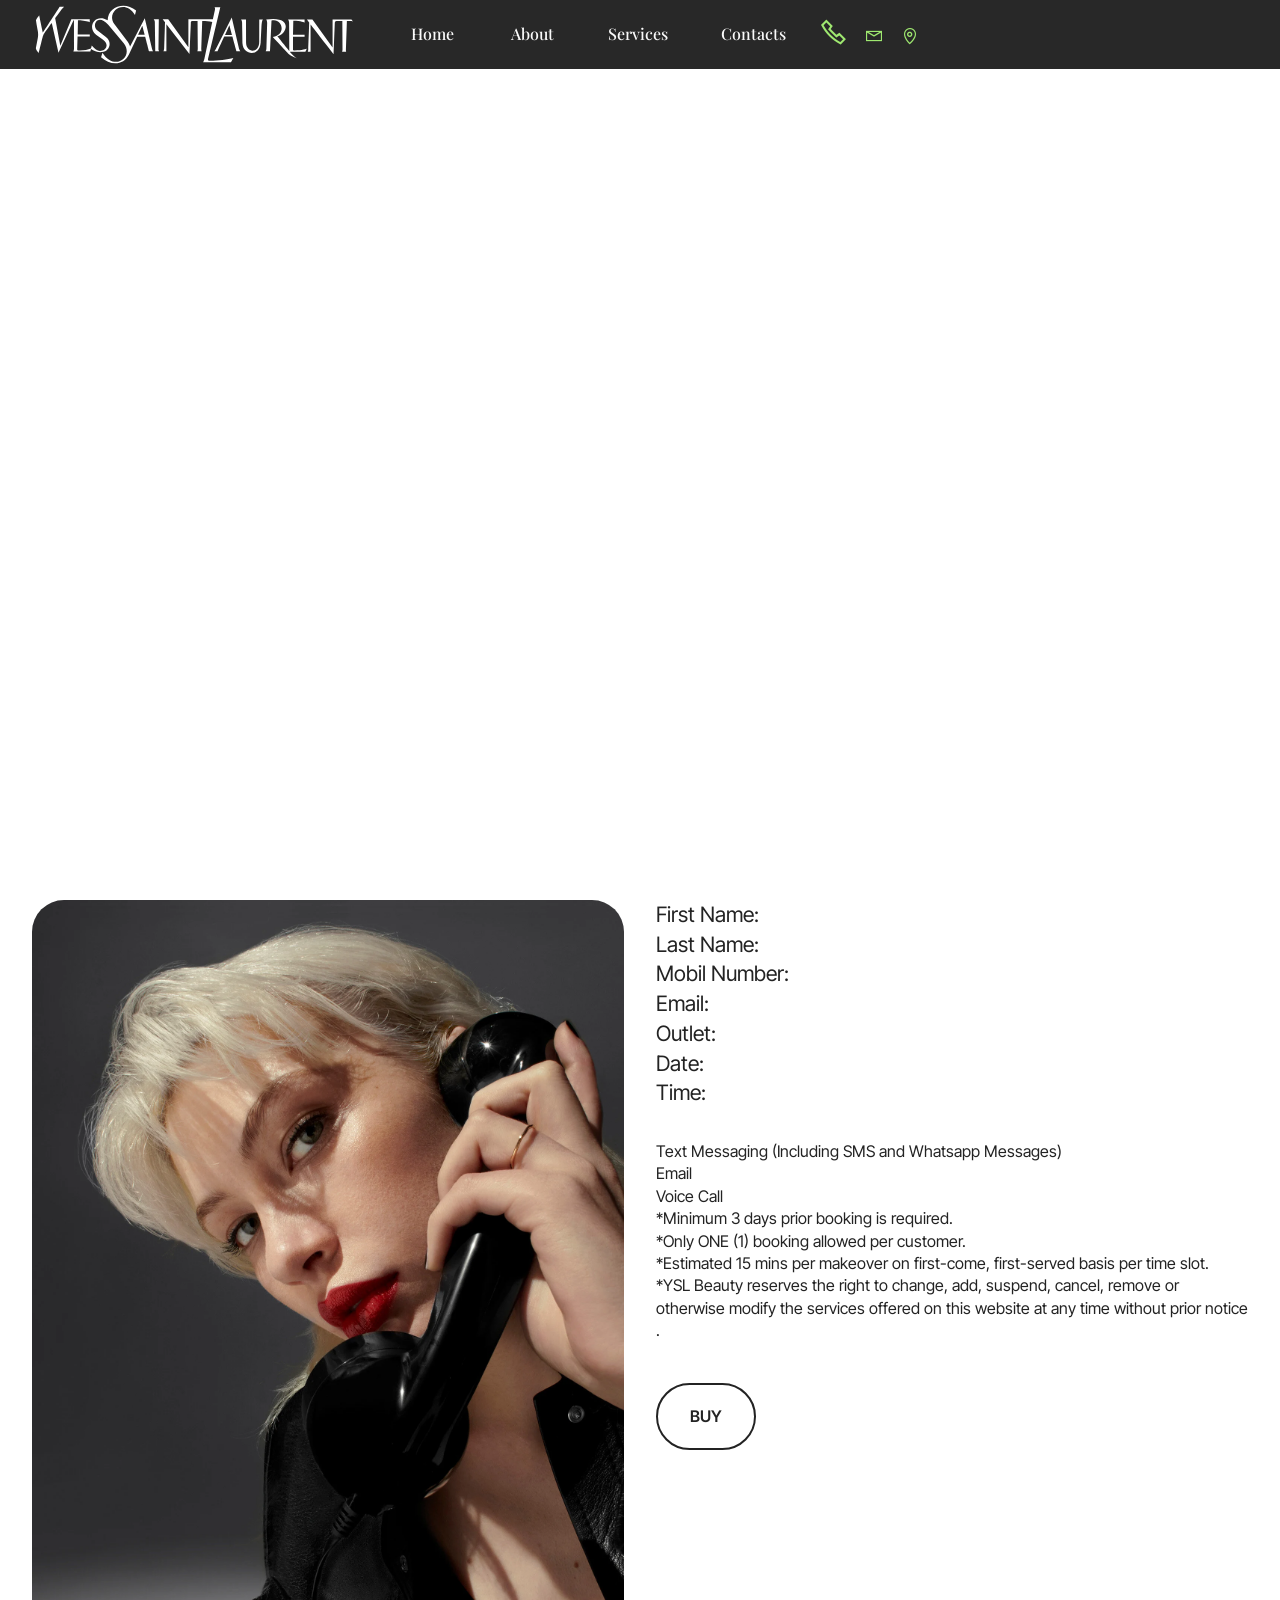
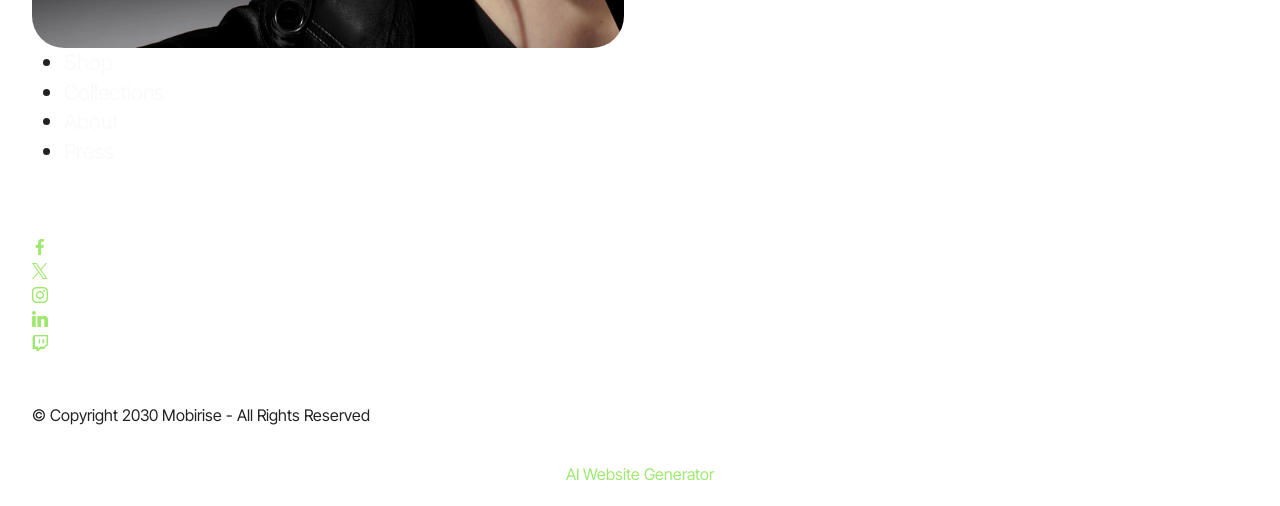
<file: page2.html>
<!DOCTYPE html>
<html  >
<head>
  <!-- Site made with Mobirise Website Builder v6.1.4, https://mobirise.com -->
  <meta charset="UTF-8">
  <meta http-equiv="X-UA-Compatible" content="IE=edge">
  <meta name="generator" content="Mobirise v6.1.4, mobirise.com">
  <meta name="viewport" content="width=device-width, initial-scale=1, minimum-scale=1">
  <link rel="shortcut icon" href="assets/images/download.svg" type="image/x-icon">
  <meta name="description" content="">
  
  
  <title>Services</title>
  <link rel="stylesheet" href="assets/web/assets/mobirise-icons2/mobirise2.css">
  <link rel="stylesheet" href="assets/bootstrap/css/bootstrap.min.css">
  <link rel="stylesheet" href="assets/parallax/jarallax.css">
  <link rel="stylesheet" href="assets/dropdown/css/style.css">
  <link rel="stylesheet" href="assets/socicon/css/styles.css">
  <link rel="stylesheet" href="assets/theme/css/style.css">
  <link rel="preload" href="https://fonts.googleapis.com/css?family=Inter+Tight:100,200,300,400,500,600,700,800,900,100i,200i,300i,400i,500i,600i,700i,800i,900i&display=swap" as="style" onload="this.onload=null;this.rel='stylesheet'">
  <noscript><link rel="stylesheet" href="https://fonts.googleapis.com/css?family=Inter+Tight:100,200,300,400,500,600,700,800,900,100i,200i,300i,400i,500i,600i,700i,800i,900i&display=swap"></noscript>
  <link rel="preload" href="https://fonts.googleapis.com/css?family=Playfair+Display:400,500,600,700,800,900,400i,500i,600i,700i,800i,900i&display=swap" as="style" onload="this.onload=null;this.rel='stylesheet'">
  <noscript><link rel="stylesheet" href="https://fonts.googleapis.com/css?family=Playfair+Display:400,500,600,700,800,900,400i,500i,600i,700i,800i,900i&display=swap"></noscript>
  <link rel="preload" as="style" href="assets/mobirise/css/mbr-additional.css?v=wUm4D0"><link rel="stylesheet" href="assets/mobirise/css/mbr-additional.css?v=wUm4D0" type="text/css">

  
  
  
</head>
<body>
  
  <section data-bs-version="5.1" class="menu menu3 cid-uYXRbaXl4W" once="menu" id="menu03-p">
	

	<nav class="navbar navbar-dropdown navbar-fixed-top navbar-expand-lg">
		<div class="container">
			<div class="navbar-brand">
				<span class="navbar-logo">
					<a href="https://mobiri.se">
						<img src="assets/images/download.svg" alt="Mobirise Website Builder" style="height: 3.7rem;">
					</a>
				</span>
				
			</div>
			<button class="navbar-toggler" type="button" data-toggle="collapse" data-bs-toggle="collapse" data-target="#navbarSupportedContent" data-bs-target="#navbarSupportedContent" aria-controls="navbarNavAltMarkup" aria-expanded="false" aria-label="Toggle navigation">
				<div class="hamburger">
					<span></span>
					<span></span>
					<span></span>
					<span></span>
				</div>
			</button>
			<div class="collapse navbar-collapse" id="navbarSupportedContent">
				<ul class="navbar-nav nav-dropdown nav-right" data-app-modern-menu="true"><li class="nav-item">
						<a class="nav-link link text-white text-primary display-4" href="index.html">Home&nbsp;</a>
					</li><li class="nav-item"><a class="nav-link link text-white text-primary display-4" href="page1.html">About</a></li>
					<li class="nav-item">
						<a class="nav-link link show text-white text-primary display-4" href="page2.html" aria-expanded="false">Services</a>
					</li>
					<li class="nav-item">
						<a class="nav-link link text-white text-primary display-4" href="page6.html">Contacts</a>
					</li></ul>
				<div class="icons-menu">
					<a class="iconfont-wrapper" href="https://mobiri.se">
						<span class="p-2 mbr-iconfont mobi-mbri-phone mobi-mbri" style="font-size: 25px;"></span>
					</a>
					<a class="iconfont-wrapper" href="https://mobiri.se">
						<span class="p-2 mbr-iconfont mobi-mbri-letter mobi-mbri"></span>
					</a>
					<a class="iconfont-wrapper" href="https://mobiri.se">
						<span class="p-2 mbr-iconfont mobi-mbri-map-pin mobi-mbri"></span>
					</a>
					
				</div>
				
			</div>
		</div>
	</nav>
</section>

<section data-bs-version="5.1" class="header16 cid-uZ0OGFVA5c mbr-fullscreen mbr-parallax-background" id="header17-1t">
  
  
  <div class="container-fluid">
    <div class="row">
      <div class="content-wrap col-12 col-md-12">
        <h1 class="mbr-section-title mbr-fonts-style mbr-white mb-4 display-1">
          <strong><br><br></strong></h1>
        
        <p class="mbr-fonts-style mbr-text mbr-white mb-4 display-1"><strong>BOOK YOUR EXPRESS MAKEOVER</strong></p>
        
      </div>
    </div>
  </div>
</section>

<section data-bs-version="5.1" class="start article2 cid-uZ0P0oRU3h" id="article02-1v">
	

	
	

	<div class="container">
		<div class="row justify-content-center">
			<div class="col-12 col-md-12 col-lg-6 image-wrapper">
				<img class="w-100" src="assets/images/form-visual.webp" alt="Mobirise Website Builder">
			</div>
			<div class="col-12 col-md-12 col-lg">
				<div class="text-wrapper align-left">
					<h1 class="mbr-section-title mbr-fonts-style mb-4 display-5">First Name:<br>Last Name:<br>Mobil Number:<br>Email:<br>Outlet:<br>Date:<br>Time:</h1>
					<p class="mbr-text align-left mbr-fonts-style mb-4 display-7">Text Messaging (Including SMS and Whatsapp Messages)<br>Email<br>Voice Call<br>*Minimum 3 days prior booking is required.<br>*Only ONE (1) booking allowed per customer.<br>*Estimated 15 mins per makeover on first-come, first-served basis per time slot.<br>*YSL Beauty reserves the right to change, add, suspend, cancel, remove or otherwise modify the services offered on this website at any time without prior notice​.</p>
					<div class="mbr-section-btn align-left mt-3"><a class="btn btn-black-outline display-7" href="https://mobiri.se">BUY</a></div>
				</div>
			</div>
		</div>
	</div>
</section>

<section data-bs-version="5.1" class="footer3 cid-uZ0UThwmDZ" once="footers" id="footer03-2a">

        

    

    <div class="container">
        <div class="row">
            <div class="row-links">
                <ul class="header-menu">
                  
                  
                  
                  
                <li class="header-menu-item mbr-fonts-style display-5">
                    <a href="#" class="text-white">Shop</a>
                  </li><li class="header-menu-item mbr-fonts-style display-5">
                    <a href="#" class="text-white">Collections</a>
                  </li><li class="header-menu-item mbr-fonts-style display-5">
                    <a href="#" class="text-white">About</a>
                  </li><li class="header-menu-item mbr-fonts-style display-5">
                    <a href="#" class="text-white">Press</a>
                  </li></ul>
              </div>

            <div class="col-12 mt-4">
                <div class="social-row">
                    <div class="soc-item">
                        <a href="https://mobiri.se/" target="_blank">
                            <span class="mbr-iconfont socicon socicon-facebook display-7"></span>
                        </a>
                    </div>
                    <div class="soc-item">
                        <a href="https://mobiri.se/" target="_blank">
                            <span class="mbr-iconfont socicon-twitter socicon"></span>
                        </a>
                    </div>
                    <div class="soc-item">
                        <a href="https://mobiri.se/" target="_blank">
                            <span class="mbr-iconfont socicon-instagram socicon"></span>
                        </a>
                    </div>
                    <div class="soc-item">
                        <a href="https://mobiri.se/" target="_blank">
                            <span class="mbr-iconfont socicon socicon-linkedin"></span>
                        </a>
                    </div>
                    <div class="soc-item">
                        <a href="https://mobiri.se/" target="_blank">
                            <span class="mbr-iconfont socicon socicon-twitch"></span>
                        </a>
                    </div>
                </div>
            </div>
            <div class="col-12 mt-5">
                <p class="mbr-fonts-style copyright display-7">
                    © Copyright 2030 Mobirise - All Rights Reserved
                </p>
            </div>
        </div>
    </div>
</section><section class="display-7" style="padding: 0;align-items: center;justify-content: center;flex-wrap: wrap;    align-content: center;display: flex;position: relative;height: 4rem;"><a href="https://mobiri.se/4250796" style="flex: 1 1;height: 4rem;position: absolute;width: 100%;z-index: 1;"><img alt="" style="height: 4rem;" src="[data-uri]"></a><p style="margin: 0;text-align: center;" class="display-7">&#8204;</p><a style="z-index:1" href="https://mobirise.com/builder/ai-website-generator.html">AI Website Generator</a></section><script src="assets/bootstrap/js/bootstrap.bundle.min.js"></script>  <script src="assets/parallax/jarallax.js"></script>  <script src="assets/smoothscroll/smooth-scroll.js"></script>  <script src="assets/ytplayer/index.js"></script>  <script src="assets/dropdown/js/navbar-dropdown.js"></script>  <script src="assets/theme/js/script.js"></script>  
  
  
</body>
</html>
</file>
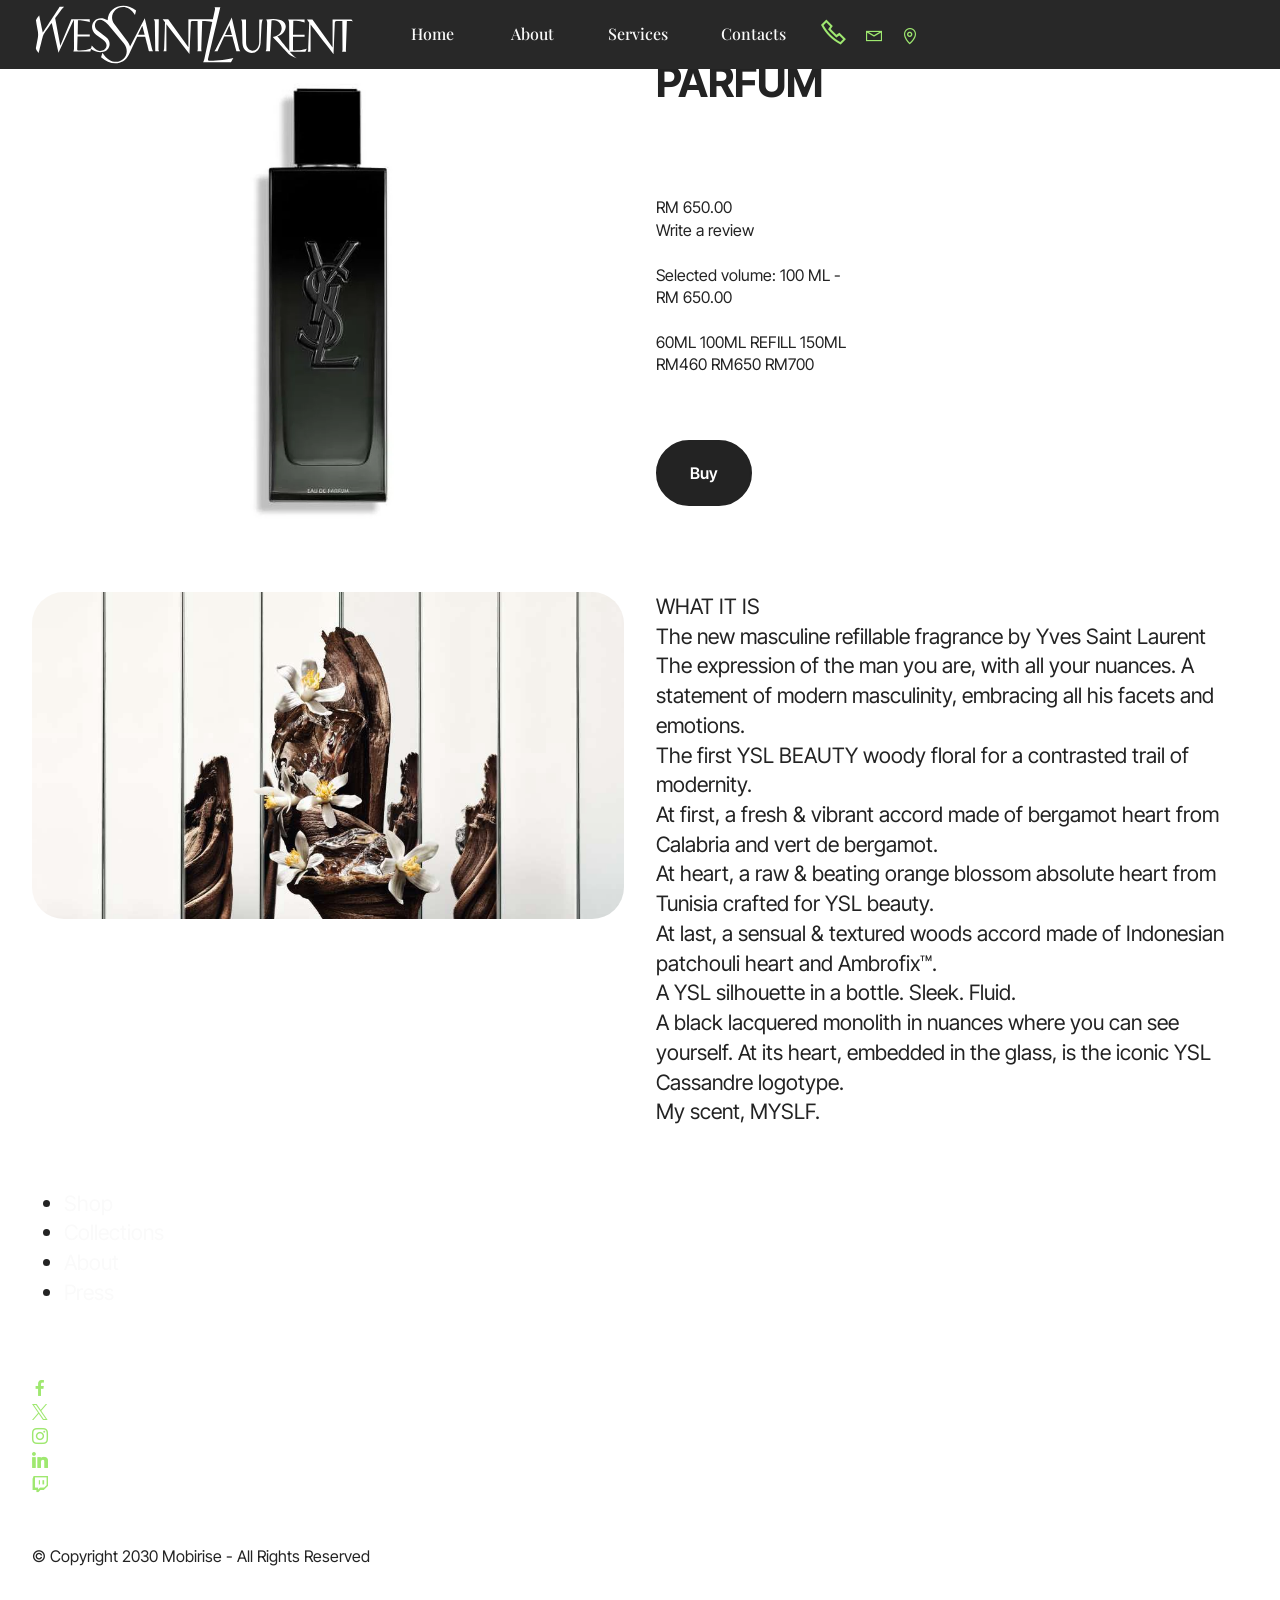
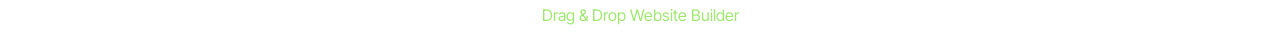
<file: page3.html>
<!DOCTYPE html>
<html  >
<head>
  <!-- Site made with Mobirise Website Builder v6.1.4, https://mobirise.com -->
  <meta charset="UTF-8">
  <meta http-equiv="X-UA-Compatible" content="IE=edge">
  <meta name="generator" content="Mobirise v6.1.4, mobirise.com">
  <meta name="viewport" content="width=device-width, initial-scale=1, minimum-scale=1">
  <link rel="shortcut icon" href="assets/images/download.svg" type="image/x-icon">
  <meta name="description" content="">
  
  
  <title>EAU DE PARFUM</title>
  <link rel="stylesheet" href="assets/web/assets/mobirise-icons2/mobirise2.css">
  <link rel="stylesheet" href="assets/bootstrap/css/bootstrap.min.css">
  <link rel="stylesheet" href="assets/dropdown/css/style.css">
  <link rel="stylesheet" href="assets/socicon/css/styles.css">
  <link rel="stylesheet" href="assets/theme/css/style.css">
  <link rel="preload" href="https://fonts.googleapis.com/css?family=Inter+Tight:100,200,300,400,500,600,700,800,900,100i,200i,300i,400i,500i,600i,700i,800i,900i&display=swap" as="style" onload="this.onload=null;this.rel='stylesheet'">
  <noscript><link rel="stylesheet" href="https://fonts.googleapis.com/css?family=Inter+Tight:100,200,300,400,500,600,700,800,900,100i,200i,300i,400i,500i,600i,700i,800i,900i&display=swap"></noscript>
  <link rel="preload" href="https://fonts.googleapis.com/css?family=Playfair+Display:400,500,600,700,800,900,400i,500i,600i,700i,800i,900i&display=swap" as="style" onload="this.onload=null;this.rel='stylesheet'">
  <noscript><link rel="stylesheet" href="https://fonts.googleapis.com/css?family=Playfair+Display:400,500,600,700,800,900,400i,500i,600i,700i,800i,900i&display=swap"></noscript>
  <link rel="preload" as="style" href="assets/mobirise/css/mbr-additional.css?v=upmbBU"><link rel="stylesheet" href="assets/mobirise/css/mbr-additional.css?v=upmbBU" type="text/css">

  
  
  
</head>
<body>
  
  <section data-bs-version="5.1" class="menu menu3 cid-uYXRbaXl4W" once="menu" id="menu03-z">
	

	<nav class="navbar navbar-dropdown navbar-fixed-top navbar-expand-lg">
		<div class="container">
			<div class="navbar-brand">
				<span class="navbar-logo">
					<a href="https://mobiri.se">
						<img src="assets/images/download.svg" alt="Mobirise Website Builder" style="height: 3.7rem;">
					</a>
				</span>
				
			</div>
			<button class="navbar-toggler" type="button" data-toggle="collapse" data-bs-toggle="collapse" data-target="#navbarSupportedContent" data-bs-target="#navbarSupportedContent" aria-controls="navbarNavAltMarkup" aria-expanded="false" aria-label="Toggle navigation">
				<div class="hamburger">
					<span></span>
					<span></span>
					<span></span>
					<span></span>
				</div>
			</button>
			<div class="collapse navbar-collapse" id="navbarSupportedContent">
				<ul class="navbar-nav nav-dropdown nav-right" data-app-modern-menu="true"><li class="nav-item">
						<a class="nav-link link text-white text-primary display-4" href="index.html">Home&nbsp;</a>
					</li><li class="nav-item"><a class="nav-link link text-white text-primary display-4" href="page1.html">About</a></li>
					<li class="nav-item">
						<a class="nav-link link show text-white text-primary display-4" href="page2.html" aria-expanded="false">Services</a>
					</li>
					<li class="nav-item">
						<a class="nav-link link text-white text-primary display-4" href="page6.html">Contacts</a>
					</li></ul>
				<div class="icons-menu">
					<a class="iconfont-wrapper" href="https://mobiri.se">
						<span class="p-2 mbr-iconfont mobi-mbri-phone mobi-mbri" style="font-size: 25px;"></span>
					</a>
					<a class="iconfont-wrapper" href="https://mobiri.se">
						<span class="p-2 mbr-iconfont mobi-mbri-letter mobi-mbri"></span>
					</a>
					<a class="iconfont-wrapper" href="https://mobiri.se">
						<span class="p-2 mbr-iconfont mobi-mbri-map-pin mobi-mbri"></span>
					</a>
					
				</div>
				
			</div>
		</div>
	</nav>
</section>

<section data-bs-version="5.1" class="start article2 cid-uZ08APr5kQ" id="article02-13">
	

	
	

	<div class="container">
		<div class="row justify-content-center">
			<div class="col-12 col-md-12 col-lg-6 image-wrapper">
				<img class="w-100" src="assets/images/3614273852814-myslf-eau-de-parfum-main.webp" alt="Mobirise Website Builder">
			</div>
			<div class="col-12 col-md-12 col-lg">
				<div class="text-wrapper align-left">
					<h1 class="mbr-section-title mbr-fonts-style mb-4 display-2"><strong>MYSLF EAU DE </strong><br><strong>PARFUM
</strong><div><strong><br></strong></div></h1>
					<p class="mbr-text align-left mbr-fonts-style mb-4 display-7">RM 650.00
<br>Write a review<br><br>Selected volume: 100 ML -
<br>RM 650.00<br><br>60ML                  100ML            REFILL 150ML
<br>RM460                RM650          RM700<br><br></p>
					<div class="mbr-section-btn align-left mt-3"><a class="btn btn-black display-7" href="https://mobiri.se">Buy</a></div>
				</div>
			</div>
		</div>
	</div>
</section>

<section data-bs-version="5.1" class="start article4 cid-uZ0apyIk33" id="article04-14">
	

	
	

	<div class="container">
		<div class="row justify-content-center">
			<div class="col-12 col-md-12 col-lg-6 image-wrapper">
				<img class="w-100" src="assets/images/myslf-eau-de-parfum-description-visual-940x520.jpg" alt="Mobirise Website Builder">
			</div>
			<div class="col-12 col-md-12 col-lg">
				<div class="text-wrapper align-left">
					<h1 class="mbr-section-title mbr-fonts-style mb-4 display-5">WHAT IT IS<br>
<div>The new masculine refillable fragrance by Yves Saint Laurent ​
</div><div>The expression of the man you are, with all your nuances. A statement of modern masculinity, embracing all his facets and emotions.​
</div><div>The first YSL BEAUTY woody floral for a contrasted trail of modernity.​
</div><div>At first, a fresh &amp; vibrant accord made of bergamot heart from Calabria and vert de bergamot.​
</div><div>At heart, a raw &amp; beating orange blossom absolute heart from Tunisia crafted for YSL beauty. ​
</div><div>At last, a sensual &amp; textured woods accord made of Indonesian patchouli heart and Ambrofix™.​
</div><div>A YSL silhouette in a bottle. Sleek. Fluid.​
</div><div>A black lacquered monolith in nuances where you can see yourself. At its heart, embedded in the glass, is the iconic YSL Cassandre logotype. ​
</div><div>My scent, MYSLF.
</div><div><strong><br></strong></div><div><strong>
</strong></div><div><strong>
</strong></div><div><strong>
</strong></div><div><strong>
</strong></div><div><strong>
</strong></div><div><strong>
</strong></div><div><strong>
</strong></div></h1>
					<p class="mbr-text mbr-fonts-style mb-4 display-7"></p>
					
				</div>
			</div>
		</div>
	</div>
</section>

<section data-bs-version="5.1" class="footer3 cid-uZ0UThwmDZ" once="footers" id="footer03-2a">

        

    

    <div class="container">
        <div class="row">
            <div class="row-links">
                <ul class="header-menu">
                  
                  
                  
                  
                <li class="header-menu-item mbr-fonts-style display-5">
                    <a href="#" class="text-white">Shop</a>
                  </li><li class="header-menu-item mbr-fonts-style display-5">
                    <a href="#" class="text-white">Collections</a>
                  </li><li class="header-menu-item mbr-fonts-style display-5">
                    <a href="#" class="text-white">About</a>
                  </li><li class="header-menu-item mbr-fonts-style display-5">
                    <a href="#" class="text-white">Press</a>
                  </li></ul>
              </div>

            <div class="col-12 mt-4">
                <div class="social-row">
                    <div class="soc-item">
                        <a href="https://mobiri.se/" target="_blank">
                            <span class="mbr-iconfont socicon socicon-facebook display-7"></span>
                        </a>
                    </div>
                    <div class="soc-item">
                        <a href="https://mobiri.se/" target="_blank">
                            <span class="mbr-iconfont socicon-twitter socicon"></span>
                        </a>
                    </div>
                    <div class="soc-item">
                        <a href="https://mobiri.se/" target="_blank">
                            <span class="mbr-iconfont socicon-instagram socicon"></span>
                        </a>
                    </div>
                    <div class="soc-item">
                        <a href="https://mobiri.se/" target="_blank">
                            <span class="mbr-iconfont socicon socicon-linkedin"></span>
                        </a>
                    </div>
                    <div class="soc-item">
                        <a href="https://mobiri.se/" target="_blank">
                            <span class="mbr-iconfont socicon socicon-twitch"></span>
                        </a>
                    </div>
                </div>
            </div>
            <div class="col-12 mt-5">
                <p class="mbr-fonts-style copyright display-7">
                    © Copyright 2030 Mobirise - All Rights Reserved
                </p>
            </div>
        </div>
    </div>
</section><section class="display-7" style="padding: 0;align-items: center;justify-content: center;flex-wrap: wrap;    align-content: center;display: flex;position: relative;height: 4rem;"><a href="https://mobiri.se/4250796" style="flex: 1 1;height: 4rem;position: absolute;width: 100%;z-index: 1;"><img alt="" style="height: 4rem;" src="[data-uri]"></a><p style="margin: 0;text-align: center;" class="display-7">&#8204;</p><a style="z-index:1" href="https://mobirise.com/drag-drop-website-builder.html">Drag & Drop Website Builder</a></section><script src="assets/bootstrap/js/bootstrap.bundle.min.js"></script>  <script src="assets/smoothscroll/smooth-scroll.js"></script>  <script src="assets/ytplayer/index.js"></script>  <script src="assets/dropdown/js/navbar-dropdown.js"></script>  <script src="assets/theme/js/script.js"></script>  
  
  
</body>
</html>
</file>
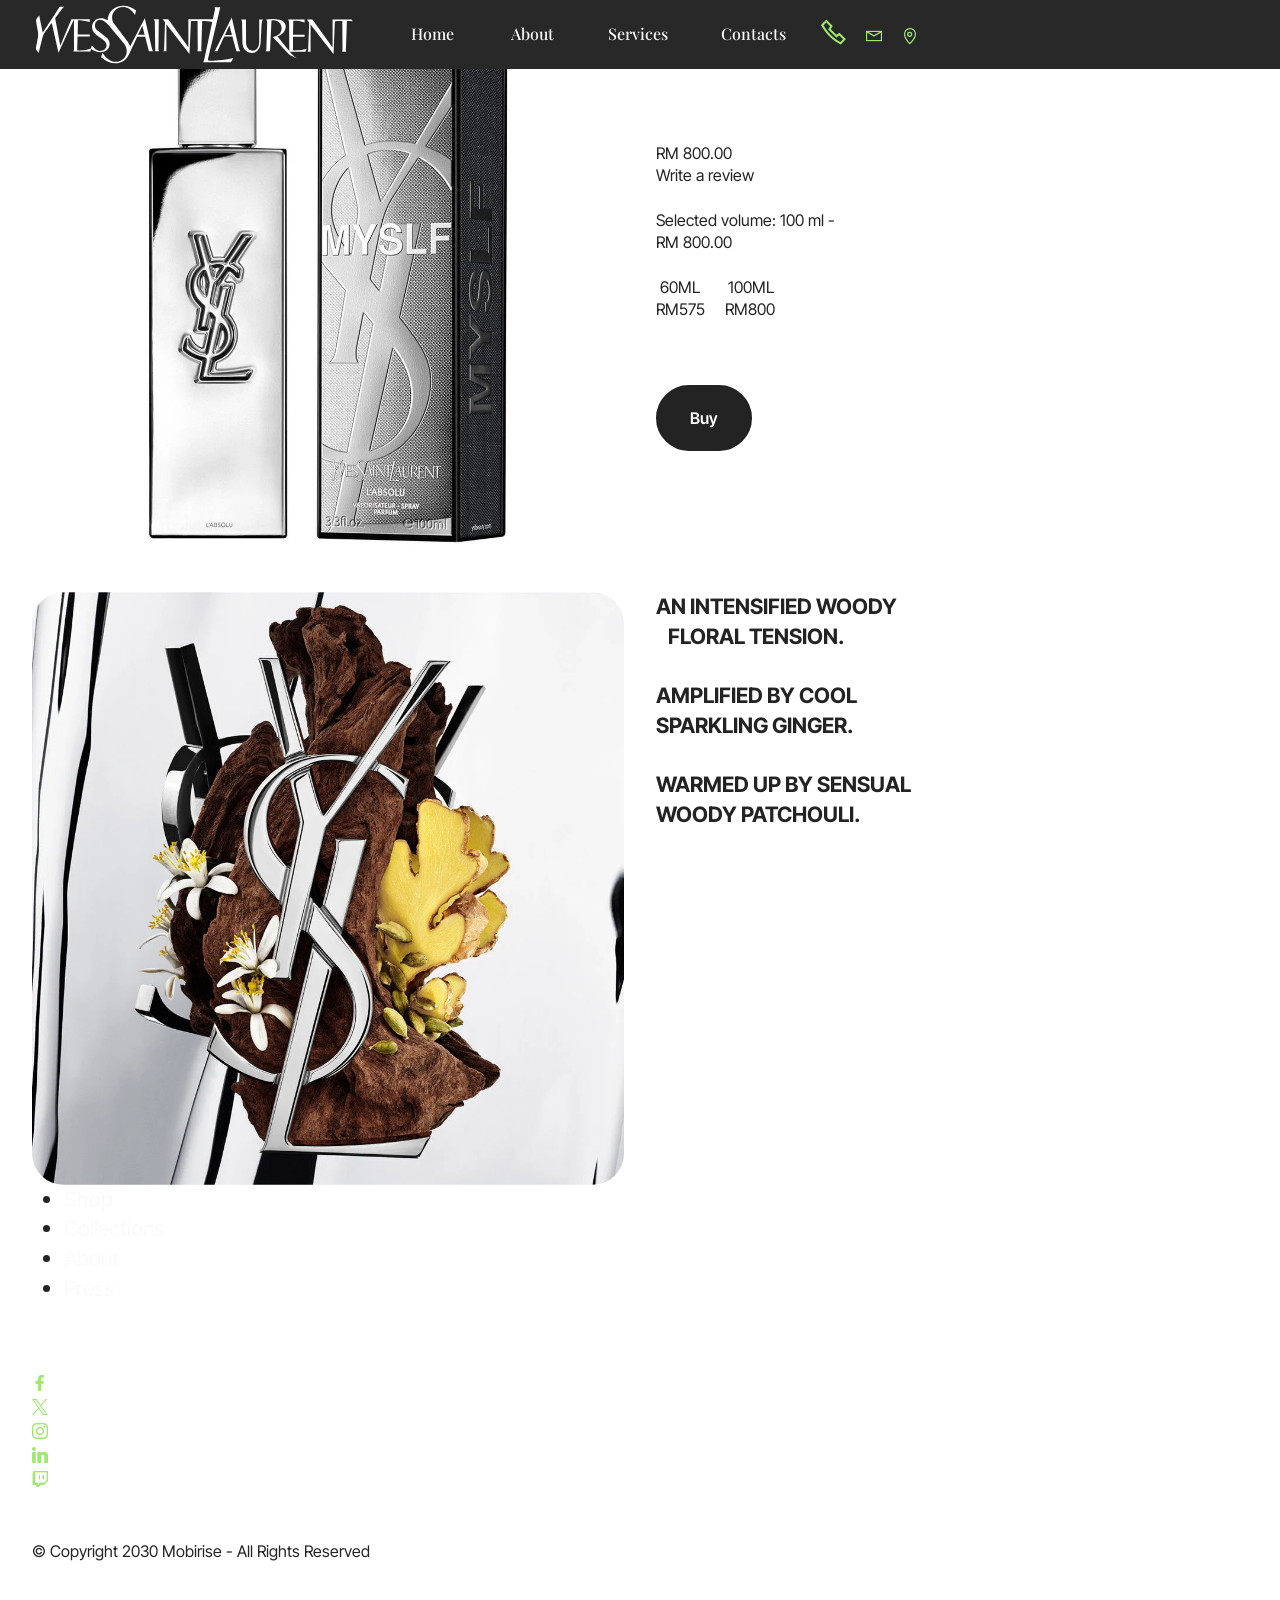
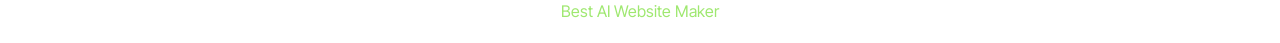
<file: page4.html>
<!DOCTYPE html>
<html  >
<head>
  <!-- Site made with Mobirise Website Builder v6.1.4, https://mobirise.com -->
  <meta charset="UTF-8">
  <meta http-equiv="X-UA-Compatible" content="IE=edge">
  <meta name="generator" content="Mobirise v6.1.4, mobirise.com">
  <meta name="viewport" content="width=device-width, initial-scale=1, minimum-scale=1">
  <link rel="shortcut icon" href="assets/images/download.svg" type="image/x-icon">
  <meta name="description" content="">
  
  
  <title>L’ABSOLU</title>
  <link rel="stylesheet" href="assets/web/assets/mobirise-icons2/mobirise2.css">
  <link rel="stylesheet" href="assets/bootstrap/css/bootstrap.min.css">
  <link rel="stylesheet" href="assets/dropdown/css/style.css">
  <link rel="stylesheet" href="assets/socicon/css/styles.css">
  <link rel="stylesheet" href="assets/theme/css/style.css">
  <link rel="preload" href="https://fonts.googleapis.com/css?family=Inter+Tight:100,200,300,400,500,600,700,800,900,100i,200i,300i,400i,500i,600i,700i,800i,900i&display=swap" as="style" onload="this.onload=null;this.rel='stylesheet'">
  <noscript><link rel="stylesheet" href="https://fonts.googleapis.com/css?family=Inter+Tight:100,200,300,400,500,600,700,800,900,100i,200i,300i,400i,500i,600i,700i,800i,900i&display=swap"></noscript>
  <link rel="preload" href="https://fonts.googleapis.com/css?family=Playfair+Display:400,500,600,700,800,900,400i,500i,600i,700i,800i,900i&display=swap" as="style" onload="this.onload=null;this.rel='stylesheet'">
  <noscript><link rel="stylesheet" href="https://fonts.googleapis.com/css?family=Playfair+Display:400,500,600,700,800,900,400i,500i,600i,700i,800i,900i&display=swap"></noscript>
  <link rel="preload" as="style" href="assets/mobirise/css/mbr-additional.css?v=VZkfwQ"><link rel="stylesheet" href="assets/mobirise/css/mbr-additional.css?v=VZkfwQ" type="text/css">

  
  
  
</head>
<body>
  
  <section data-bs-version="5.1" class="menu menu3 cid-uZ0c8s1vD9" once="menu" id="menu03-15">
	

	<nav class="navbar navbar-dropdown navbar-fixed-top navbar-expand-lg">
		<div class="container">
			<div class="navbar-brand">
				<span class="navbar-logo">
					<a href="https://mobiri.se">
						<img src="assets/images/download.svg" alt="Mobirise Website Builder" style="height: 3.7rem;">
					</a>
				</span>
				
			</div>
			<button class="navbar-toggler" type="button" data-toggle="collapse" data-bs-toggle="collapse" data-target="#navbarSupportedContent" data-bs-target="#navbarSupportedContent" aria-controls="navbarNavAltMarkup" aria-expanded="false" aria-label="Toggle navigation">
				<div class="hamburger">
					<span></span>
					<span></span>
					<span></span>
					<span></span>
				</div>
			</button>
			<div class="collapse navbar-collapse" id="navbarSupportedContent">
				<ul class="navbar-nav nav-dropdown nav-right" data-app-modern-menu="true"><li class="nav-item">
						<a class="nav-link link text-white text-primary display-4" href="index.html">Home&nbsp;</a>
					</li><li class="nav-item"><a class="nav-link link text-white text-primary display-4" href="page1.html">About</a></li>
					<li class="nav-item">
						<a class="nav-link link show text-white text-primary display-4" href="page2.html" aria-expanded="false">Services</a>
					</li>
					<li class="nav-item">
						<a class="nav-link link text-white text-primary display-4" href="page6.html">Contacts</a>
					</li></ul>
				<div class="icons-menu">
					<a class="iconfont-wrapper" href="https://mobiri.se">
						<span class="p-2 mbr-iconfont mobi-mbri-phone mobi-mbri" style="font-size: 25px;"></span>
					</a>
					<a class="iconfont-wrapper" href="https://mobiri.se">
						<span class="p-2 mbr-iconfont mobi-mbri-letter mobi-mbri"></span>
					</a>
					<a class="iconfont-wrapper" href="https://mobiri.se">
						<span class="p-2 mbr-iconfont mobi-mbri-map-pin mobi-mbri"></span>
					</a>
					
				</div>
				
			</div>
		</div>
	</nav>
</section>

<section data-bs-version="5.1" class="start article2 cid-uZ0c8shfJ5" id="article02-16">
	

	
	

	<div class="container">
		<div class="row justify-content-center">
			<div class="col-12 col-md-12 col-lg-6 image-wrapper">
				<img class="w-100" src="assets/images/3614274329384-myself-l-absolu-100ml-alt2.webp" alt="Mobirise Website Builder">
			</div>
			<div class="col-12 col-md-12 col-lg">
				<div class="text-wrapper align-left">
					<h1 class="mbr-section-title mbr-fonts-style mb-4 display-2"><strong>MYSLF L'ABSOLU</strong><br><div><strong><br></strong></div></h1>
					<p class="mbr-text align-left mbr-fonts-style mb-4 display-7">RM 800.00
<br>Write a review<br><br>Selected volume: 100 ml - 
<br>RM 800.00<br><br>&nbsp;60ML&nbsp; &nbsp; &nbsp; &nbsp;100ML&nbsp;<br>RM575&nbsp; &nbsp; &nbsp;RM800<br><br></p>
					<div class="mbr-section-btn align-left mt-3"><a class="btn btn-black display-7" href="https://mobiri.se">Buy</a></div>
				</div>
			</div>
		</div>
	</div>
</section>

<section data-bs-version="5.1" class="start article4 cid-uZ0c8srFYU" id="article04-17">
	

	
	

	<div class="container">
		<div class="row justify-content-center">
			<div class="col-12 col-md-12 col-lg-6 image-wrapper">
				<img class="w-100" src="assets/images/pdp-sec-02-visual-desk.webp" alt="Mobirise Website Builder">
			</div>
			<div class="col-12 col-md-12 col-lg">
				<div class="text-wrapper align-left">
					<h1 class="mbr-section-title mbr-fonts-style mb-4 display-5"><div><strong>AN INTENSIFIED WOODY
</strong></div><div><strong>&nbsp; &nbsp;FLORAL TENSION.</strong></div><br><div><strong>
</strong></div><div><strong>AMPLIFIED BY COOL
</strong></div><div><strong>SPARKLING GINGER.</strong></div><br><div><strong>
</strong></div><div><strong>WARMED UP BY SENSUAL
</strong></div><div><strong>WOODY PATCHOULI.</strong></div><div><strong>
</strong></div><div><strong>
</strong></div><div><strong>
</strong></div><div><strong>
</strong></div><div><strong>
</strong></div><div><strong>
</strong></div><div><strong>
</strong></div><div><strong>
</strong></div><div><strong>
</strong></div></h1>
					<p class="mbr-text mbr-fonts-style mb-4 display-7"></p>
					
				</div>
			</div>
		</div>
	</div>
</section>

<section data-bs-version="5.1" class="footer3 cid-uZ0UThwmDZ" once="footers" id="footer03-2a">

        

    

    <div class="container">
        <div class="row">
            <div class="row-links">
                <ul class="header-menu">
                  
                  
                  
                  
                <li class="header-menu-item mbr-fonts-style display-5">
                    <a href="#" class="text-white">Shop</a>
                  </li><li class="header-menu-item mbr-fonts-style display-5">
                    <a href="#" class="text-white">Collections</a>
                  </li><li class="header-menu-item mbr-fonts-style display-5">
                    <a href="#" class="text-white">About</a>
                  </li><li class="header-menu-item mbr-fonts-style display-5">
                    <a href="#" class="text-white">Press</a>
                  </li></ul>
              </div>

            <div class="col-12 mt-4">
                <div class="social-row">
                    <div class="soc-item">
                        <a href="https://mobiri.se/" target="_blank">
                            <span class="mbr-iconfont socicon socicon-facebook display-7"></span>
                        </a>
                    </div>
                    <div class="soc-item">
                        <a href="https://mobiri.se/" target="_blank">
                            <span class="mbr-iconfont socicon-twitter socicon"></span>
                        </a>
                    </div>
                    <div class="soc-item">
                        <a href="https://mobiri.se/" target="_blank">
                            <span class="mbr-iconfont socicon-instagram socicon"></span>
                        </a>
                    </div>
                    <div class="soc-item">
                        <a href="https://mobiri.se/" target="_blank">
                            <span class="mbr-iconfont socicon socicon-linkedin"></span>
                        </a>
                    </div>
                    <div class="soc-item">
                        <a href="https://mobiri.se/" target="_blank">
                            <span class="mbr-iconfont socicon socicon-twitch"></span>
                        </a>
                    </div>
                </div>
            </div>
            <div class="col-12 mt-5">
                <p class="mbr-fonts-style copyright display-7">
                    © Copyright 2030 Mobirise - All Rights Reserved
                </p>
            </div>
        </div>
    </div>
</section><section class="display-7" style="padding: 0;align-items: center;justify-content: center;flex-wrap: wrap;    align-content: center;display: flex;position: relative;height: 4rem;"><a href="https://mobiri.se/4250796" style="flex: 1 1;height: 4rem;position: absolute;width: 100%;z-index: 1;"><img alt="" style="height: 4rem;" src="[data-uri]"></a><p style="margin: 0;text-align: center;" class="display-7">&#8204;</p><a style="z-index:1" href="https://mobirise.com/builder/ai-website-maker.html">Best AI Website Maker</a></section><script src="assets/bootstrap/js/bootstrap.bundle.min.js"></script>  <script src="assets/smoothscroll/smooth-scroll.js"></script>  <script src="assets/ytplayer/index.js"></script>  <script src="assets/dropdown/js/navbar-dropdown.js"></script>  <script src="assets/theme/js/script.js"></script>  
  
  
</body>
</html>
</file>
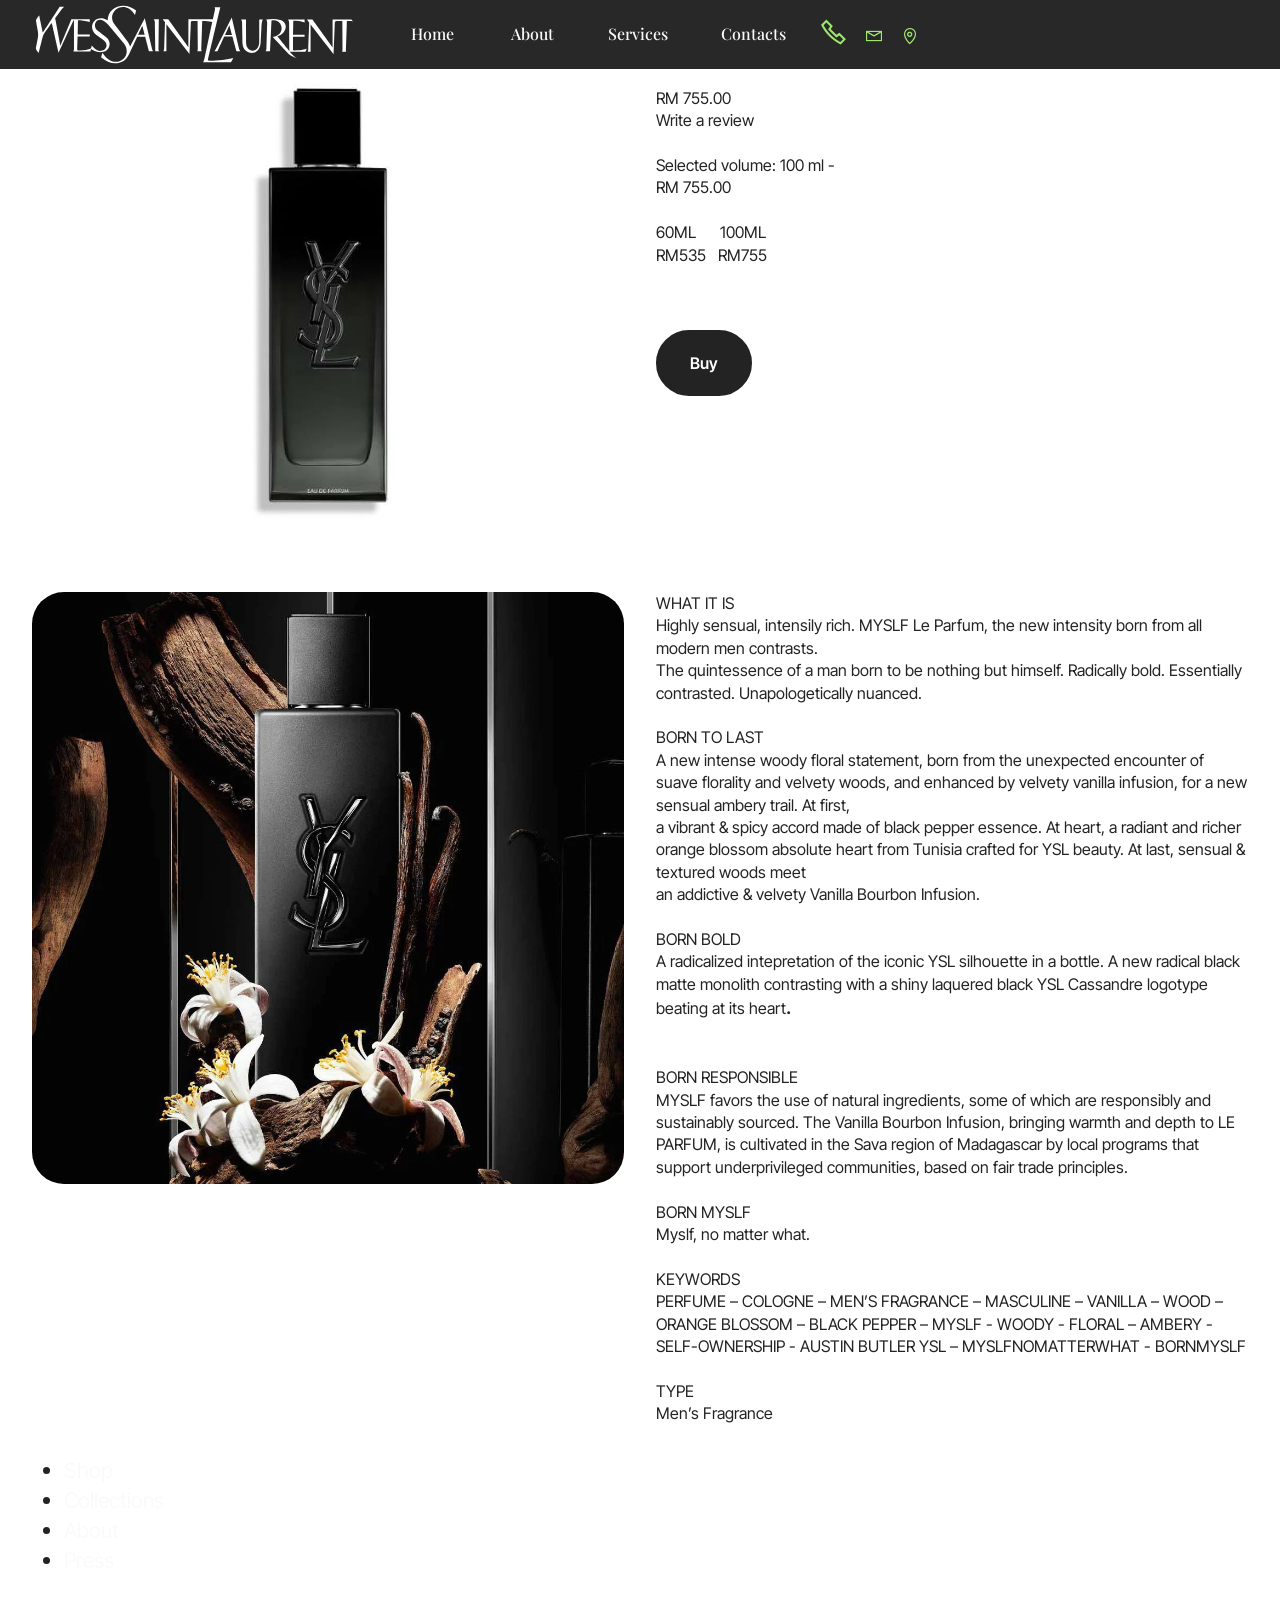
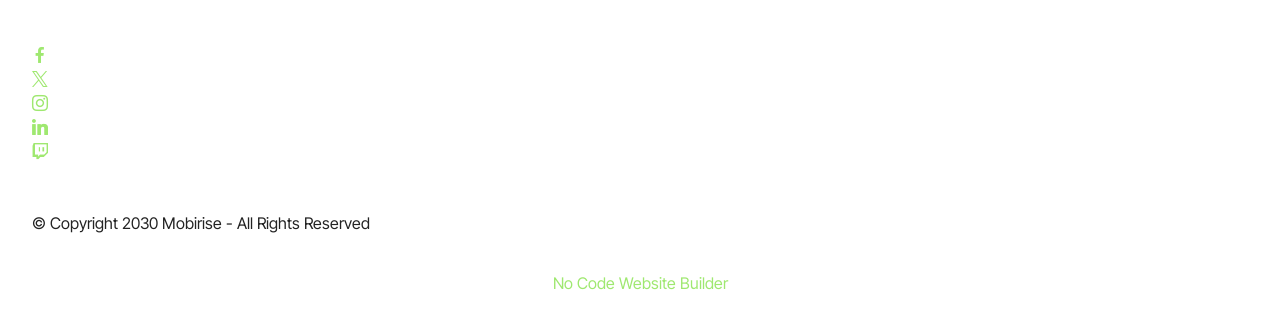
<file: page5.html>
<!DOCTYPE html>
<html  >
<head>
  <!-- Site made with Mobirise Website Builder v6.1.4, https://mobirise.com -->
  <meta charset="UTF-8">
  <meta http-equiv="X-UA-Compatible" content="IE=edge">
  <meta name="generator" content="Mobirise v6.1.4, mobirise.com">
  <meta name="viewport" content="width=device-width, initial-scale=1, minimum-scale=1">
  <link rel="shortcut icon" href="assets/images/download.svg" type="image/x-icon">
  <meta name="description" content="">
  
  
  <title>LE PARFUM</title>
  <link rel="stylesheet" href="assets/web/assets/mobirise-icons2/mobirise2.css">
  <link rel="stylesheet" href="assets/bootstrap/css/bootstrap.min.css">
  <link rel="stylesheet" href="assets/dropdown/css/style.css">
  <link rel="stylesheet" href="assets/socicon/css/styles.css">
  <link rel="stylesheet" href="assets/theme/css/style.css">
  <link rel="preload" href="https://fonts.googleapis.com/css?family=Inter+Tight:100,200,300,400,500,600,700,800,900,100i,200i,300i,400i,500i,600i,700i,800i,900i&display=swap" as="style" onload="this.onload=null;this.rel='stylesheet'">
  <noscript><link rel="stylesheet" href="https://fonts.googleapis.com/css?family=Inter+Tight:100,200,300,400,500,600,700,800,900,100i,200i,300i,400i,500i,600i,700i,800i,900i&display=swap"></noscript>
  <link rel="preload" href="https://fonts.googleapis.com/css?family=Playfair+Display:400,500,600,700,800,900,400i,500i,600i,700i,800i,900i&display=swap" as="style" onload="this.onload=null;this.rel='stylesheet'">
  <noscript><link rel="stylesheet" href="https://fonts.googleapis.com/css?family=Playfair+Display:400,500,600,700,800,900,400i,500i,600i,700i,800i,900i&display=swap"></noscript>
  <link rel="preload" as="style" href="assets/mobirise/css/mbr-additional.css?v=g3Cre8"><link rel="stylesheet" href="assets/mobirise/css/mbr-additional.css?v=g3Cre8" type="text/css">

  
  
  
</head>
<body>
  
  <section data-bs-version="5.1" class="menu menu3 cid-uZ0ca9vQeW" once="menu" id="menu03-18">
	

	<nav class="navbar navbar-dropdown navbar-fixed-top navbar-expand-lg">
		<div class="container">
			<div class="navbar-brand">
				<span class="navbar-logo">
					<a href="https://mobiri.se">
						<img src="assets/images/download.svg" alt="Mobirise Website Builder" style="height: 3.7rem;">
					</a>
				</span>
				
			</div>
			<button class="navbar-toggler" type="button" data-toggle="collapse" data-bs-toggle="collapse" data-target="#navbarSupportedContent" data-bs-target="#navbarSupportedContent" aria-controls="navbarNavAltMarkup" aria-expanded="false" aria-label="Toggle navigation">
				<div class="hamburger">
					<span></span>
					<span></span>
					<span></span>
					<span></span>
				</div>
			</button>
			<div class="collapse navbar-collapse" id="navbarSupportedContent">
				<ul class="navbar-nav nav-dropdown nav-right" data-app-modern-menu="true"><li class="nav-item">
						<a class="nav-link link text-white text-primary display-4" href="index.html">Home&nbsp;</a>
					</li><li class="nav-item"><a class="nav-link link text-white text-primary display-4" href="page1.html">About</a></li>
					<li class="nav-item">
						<a class="nav-link link show text-white text-primary display-4" href="page2.html" aria-expanded="false">Services</a>
					</li>
					<li class="nav-item">
						<a class="nav-link link text-white text-primary display-4" href="page6.html">Contacts</a>
					</li></ul>
				<div class="icons-menu">
					<a class="iconfont-wrapper" href="https://mobiri.se">
						<span class="p-2 mbr-iconfont mobi-mbri-phone mobi-mbri" style="font-size: 25px;"></span>
					</a>
					<a class="iconfont-wrapper" href="https://mobiri.se">
						<span class="p-2 mbr-iconfont mobi-mbri-letter mobi-mbri"></span>
					</a>
					<a class="iconfont-wrapper" href="https://mobiri.se">
						<span class="p-2 mbr-iconfont mobi-mbri-map-pin mobi-mbri"></span>
					</a>
					
				</div>
				
			</div>
		</div>
	</nav>
</section>

<section data-bs-version="5.1" class="start article2 cid-uZ0ca9NpGU" id="article02-19">
	

	
	

	<div class="container">
		<div class="row justify-content-center">
			<div class="col-12 col-md-12 col-lg-6 image-wrapper">
				<img class="w-100" src="assets/images/3614273852814-myslf-eau-de-parfum-main.webp" alt="Mobirise Website Builder">
			</div>
			<div class="col-12 col-md-12 col-lg">
				<div class="text-wrapper align-left">
					<h1 class="mbr-section-title mbr-fonts-style mb-4 display-2"><div><strong>Myslf Le Parfum</strong></div></h1>
					<p class="mbr-text align-left mbr-fonts-style mb-4 display-7">RM 755.00
<br>Write a review<br><br>Selected volume: 100 ml - 
<br>RM 755.00<br><br>60ML&nbsp; &nbsp; &nbsp; 100ML&nbsp; &nbsp; &nbsp;&nbsp;<br>RM535&nbsp; &nbsp;RM755&nbsp; &nbsp;&nbsp;<br><br></p>
					<div class="mbr-section-btn align-left mt-3"><a class="btn btn-black display-7" href="https://mobiri.se">Buy</a></div>
				</div>
			</div>
		</div>
	</div>
</section>

<section data-bs-version="5.1" class="start article4 cid-uZ0ca9Y7yw" id="article04-1a">
	

	
	

	<div class="container">
		<div class="row justify-content-center">
			<div class="col-12 col-md-12 col-lg-6 image-wrapper">
				<img class="w-100" src="assets/images/ww-51213ysl-myslf-le-parfum-alt2.webp" alt="Mobirise Website Builder">
			</div>
			<div class="col-12 col-md-12 col-lg">
				<div class="text-wrapper align-left">
					<h1 class="mbr-section-title mbr-fonts-style mb-4 display-7"><div>WHAT IT IS
</div><div>Highly sensual, intensily rich. MYSLF Le Parfum, the new intensity born from all modern men contrasts.
</div><div>The quintessence of a man born to be nothing but himself. Radically bold. Essentially contrasted. Unapologetically nuanced.</div><br><div>
</div><div>BORN TO LAST
</div><div>A new intense woody floral statement, born from the unexpected encounter of suave florality and velvety woods, and enhanced by velvety vanilla infusion, for a new sensual ambery trail. At first,
</div><div>a vibrant &amp; spicy accord made of black pepper essence. At heart, a radiant and richer orange blossom absolute heart from Tunisia crafted for YSL beauty. At last, sensual &amp; textured woods meet
</div><div>an addictive &amp; velvety Vanilla Bourbon Infusion.</div><br><div>
</div><div>BORN BOLD
</div><div>A radicalized intepretation of the iconic YSL silhouette in a bottle. A new radical black matte monolith contrasting with a shiny laquered black YSL Cassandre logotype beating at its heart<span style="font-size: 1.4rem;">.</span></div><br><div><span style="font-size: 1.4rem;"><br></span></div><div>BORN RESPONSIBLE
</div><div>MYSLF favors the use of natural ingredients, some of which are responsibly and sustainably sourced. The Vanilla Bourbon Infusion, bringing warmth and depth to LE PARFUM, is cultivated in the Sava region of Madagascar by local programs that support underprivileged communities, based on fair trade principles.</div><br><div>
</div><div>BORN MYSLF
</div><div>Myslf, no matter what.</div><br><div>KEYWORDS
</div><div>PERFUME – COLOGNE – MEN’S FRAGRANCE – MASCULINE – VANILLA – WOOD – ORANGE BLOSSOM – BLACK PEPPER – MYSLF - WOODY - FLORAL – AMBERY - SELF-OWNERSHIP - AUSTIN BUTLER YSL – MYSLFNOMATTERWHAT - BORNMYSLF</div><br><div>
</div><div>TYPE
</div><div>Men’s Fragrance</div><div>
</div><div><strong>
</strong></div><div><strong>
</strong></div><div><strong>
</strong></div><div><strong>
</strong></div><div><strong>
</strong></div><div><strong>
</strong></div><div><strong>
</strong></div><div><strong>
</strong></div><div><strong>
</strong></div><div><strong>
</strong></div><div><strong>
</strong></div></h1>
					<p class="mbr-text mbr-fonts-style mb-4 display-7"></p>
					
				</div>
			</div>
		</div>
	</div>
</section>

<section data-bs-version="5.1" class="footer3 cid-uZ0UThwmDZ" once="footers" id="footer03-2a">

        

    

    <div class="container">
        <div class="row">
            <div class="row-links">
                <ul class="header-menu">
                  
                  
                  
                  
                <li class="header-menu-item mbr-fonts-style display-5">
                    <a href="#" class="text-white">Shop</a>
                  </li><li class="header-menu-item mbr-fonts-style display-5">
                    <a href="#" class="text-white">Collections</a>
                  </li><li class="header-menu-item mbr-fonts-style display-5">
                    <a href="#" class="text-white">About</a>
                  </li><li class="header-menu-item mbr-fonts-style display-5">
                    <a href="#" class="text-white">Press</a>
                  </li></ul>
              </div>

            <div class="col-12 mt-4">
                <div class="social-row">
                    <div class="soc-item">
                        <a href="https://mobiri.se/" target="_blank">
                            <span class="mbr-iconfont socicon socicon-facebook display-7"></span>
                        </a>
                    </div>
                    <div class="soc-item">
                        <a href="https://mobiri.se/" target="_blank">
                            <span class="mbr-iconfont socicon-twitter socicon"></span>
                        </a>
                    </div>
                    <div class="soc-item">
                        <a href="https://mobiri.se/" target="_blank">
                            <span class="mbr-iconfont socicon-instagram socicon"></span>
                        </a>
                    </div>
                    <div class="soc-item">
                        <a href="https://mobiri.se/" target="_blank">
                            <span class="mbr-iconfont socicon socicon-linkedin"></span>
                        </a>
                    </div>
                    <div class="soc-item">
                        <a href="https://mobiri.se/" target="_blank">
                            <span class="mbr-iconfont socicon socicon-twitch"></span>
                        </a>
                    </div>
                </div>
            </div>
            <div class="col-12 mt-5">
                <p class="mbr-fonts-style copyright display-7">
                    © Copyright 2030 Mobirise - All Rights Reserved
                </p>
            </div>
        </div>
    </div>
</section><section class="display-7" style="padding: 0;align-items: center;justify-content: center;flex-wrap: wrap;    align-content: center;display: flex;position: relative;height: 4rem;"><a href="https://mobiri.se/4250796" style="flex: 1 1;height: 4rem;position: absolute;width: 100%;z-index: 1;"><img alt="" style="height: 4rem;" src="[data-uri]"></a><p style="margin: 0;text-align: center;" class="display-7">&#8204;</p><a style="z-index:1" href="https://mobirise.com/builder/no-code-website-builder.html">No Code Website Builder</a></section><script src="assets/bootstrap/js/bootstrap.bundle.min.js"></script>  <script src="assets/smoothscroll/smooth-scroll.js"></script>  <script src="assets/ytplayer/index.js"></script>  <script src="assets/dropdown/js/navbar-dropdown.js"></script>  <script src="assets/theme/js/script.js"></script>  
  
  
</body>
</html>
</file>
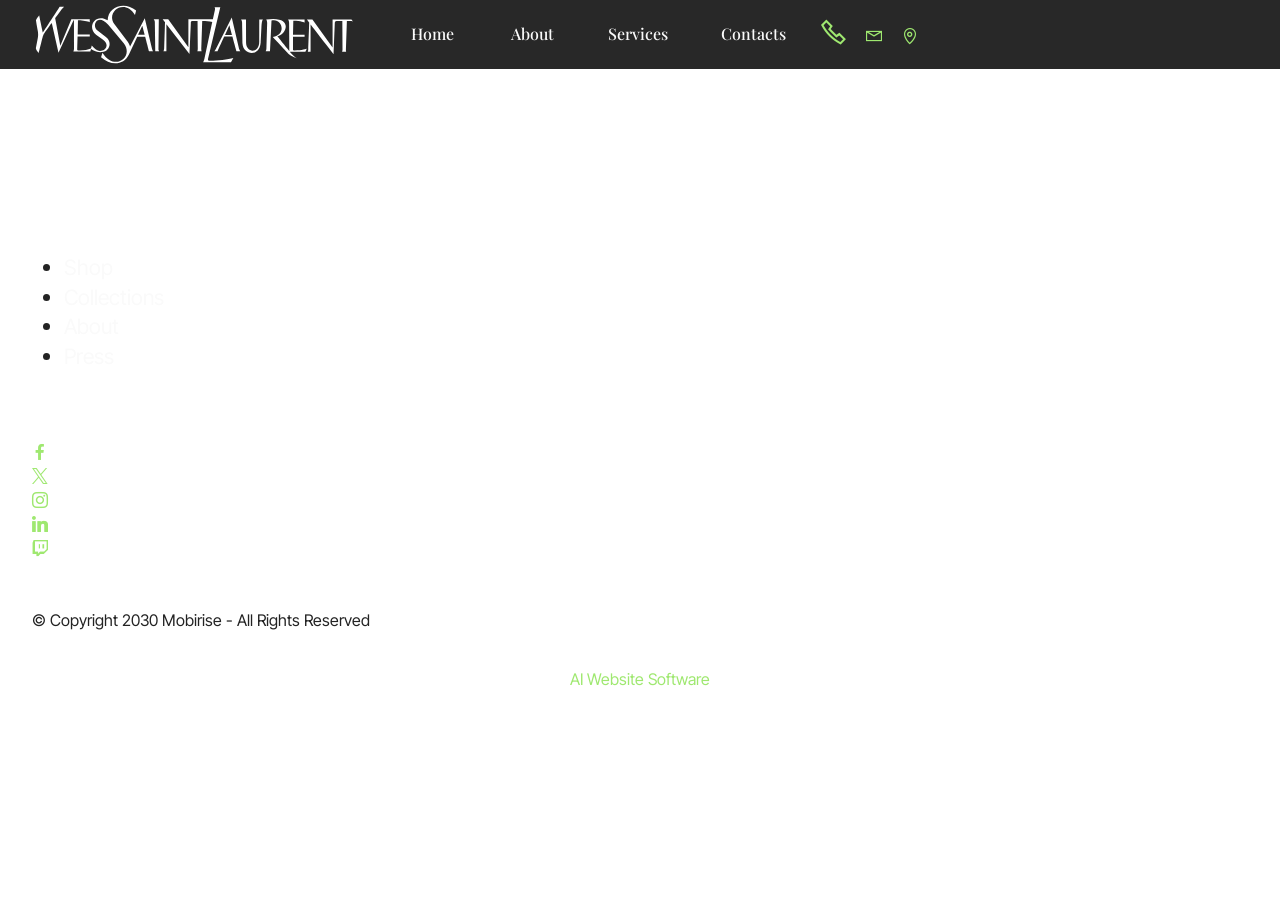
<file: page6.html>
<!DOCTYPE html>
<html  >
<head>
  <!-- Site made with Mobirise Website Builder v6.1.4, https://mobirise.com -->
  <meta charset="UTF-8">
  <meta http-equiv="X-UA-Compatible" content="IE=edge">
  <meta name="generator" content="Mobirise v6.1.4, mobirise.com">
  <meta name="viewport" content="width=device-width, initial-scale=1, minimum-scale=1">
  <link rel="shortcut icon" href="assets/images/download.svg" type="image/x-icon">
  <meta name="description" content="">
  
  
  <title>Contacts</title>
  <link rel="stylesheet" href="assets/web/assets/mobirise-icons2/mobirise2.css">
  <link rel="stylesheet" href="assets/bootstrap/css/bootstrap.min.css">
  <link rel="stylesheet" href="assets/dropdown/css/style.css">
  <link rel="stylesheet" href="assets/socicon/css/styles.css">
  <link rel="stylesheet" href="assets/theme/css/style.css">
  <link rel="preload" href="https://fonts.googleapis.com/css?family=Inter+Tight:100,200,300,400,500,600,700,800,900,100i,200i,300i,400i,500i,600i,700i,800i,900i&display=swap" as="style" onload="this.onload=null;this.rel='stylesheet'">
  <noscript><link rel="stylesheet" href="https://fonts.googleapis.com/css?family=Inter+Tight:100,200,300,400,500,600,700,800,900,100i,200i,300i,400i,500i,600i,700i,800i,900i&display=swap"></noscript>
  <link rel="preload" href="https://fonts.googleapis.com/css?family=Playfair+Display:400,500,600,700,800,900,400i,500i,600i,700i,800i,900i&display=swap" as="style" onload="this.onload=null;this.rel='stylesheet'">
  <noscript><link rel="stylesheet" href="https://fonts.googleapis.com/css?family=Playfair+Display:400,500,600,700,800,900,400i,500i,600i,700i,800i,900i&display=swap"></noscript>
  <link rel="preload" as="style" href="assets/mobirise/css/mbr-additional.css?v=HwvXzF"><link rel="stylesheet" href="assets/mobirise/css/mbr-additional.css?v=HwvXzF" type="text/css">

  
  
  
</head>
<body>
  
  <section data-bs-version="5.1" class="menu menu3 cid-uZ0QHa28Bu" once="menu" id="menu03-1w">
	

	<nav class="navbar navbar-dropdown navbar-fixed-top navbar-expand-lg">
		<div class="container">
			<div class="navbar-brand">
				<span class="navbar-logo">
					<a href="https://mobiri.se">
						<img src="assets/images/download.svg" alt="Mobirise Website Builder" style="height: 3.7rem;">
					</a>
				</span>
				
			</div>
			<button class="navbar-toggler" type="button" data-toggle="collapse" data-bs-toggle="collapse" data-target="#navbarSupportedContent" data-bs-target="#navbarSupportedContent" aria-controls="navbarNavAltMarkup" aria-expanded="false" aria-label="Toggle navigation">
				<div class="hamburger">
					<span></span>
					<span></span>
					<span></span>
					<span></span>
				</div>
			</button>
			<div class="collapse navbar-collapse" id="navbarSupportedContent">
				<ul class="navbar-nav nav-dropdown nav-right" data-app-modern-menu="true"><li class="nav-item">
						<a class="nav-link link text-white text-primary display-4" href="index.html">Home&nbsp;</a>
					</li><li class="nav-item"><a class="nav-link link text-white text-primary display-4" href="page1.html">About</a></li>
					<li class="nav-item">
						<a class="nav-link link show text-white text-primary display-4" href="page2.html" aria-expanded="false">Services</a>
					</li>
					<li class="nav-item">
						<a class="nav-link link text-white text-primary display-4" href="page6.html">Contacts</a>
					</li></ul>
				<div class="icons-menu">
					<a class="iconfont-wrapper" href="https://mobiri.se">
						<span class="p-2 mbr-iconfont mobi-mbri-phone mobi-mbri" style="font-size: 25px;"></span>
					</a>
					<a class="iconfont-wrapper" href="https://mobiri.se">
						<span class="p-2 mbr-iconfont mobi-mbri-letter mobi-mbri"></span>
					</a>
					<a class="iconfont-wrapper" href="https://mobiri.se">
						<span class="p-2 mbr-iconfont mobi-mbri-map-pin mobi-mbri"></span>
					</a>
					
				</div>
				
			</div>
		</div>
	</nav>
</section>

<section data-bs-version="5.1" class="map1 cid-uZ0Rs84r3o" id="map01-23">
	
	
	
	<div class="container">
		<div class="row justify-content-center">
			<div class="col-12 content-head">
				<div class="mbr-section-head mb-5">
					<h3 class="mbr-section-title mbr-fonts-style align-center mb-0 display-2"><strong>Address</strong></h3>
					
				</div>
			</div>
		</div>
		<div class="google-map"><iframe frameborder="0" style="border:0" src="https://www.google.com/maps/embed/v1/place?key=AIzaSyB7QWkvlxV39ZsyKvhZRjPGVqlJFvxxNkw&amp;q=LG316B, Utama Shopping Centre, Lebuh Bandar Utama, 47800 Petaling Jaya, Selangor" allowfullscreen=""></iframe></div>
	</div>
</section>

<section data-bs-version="5.1" class="footer3 cid-uZ0UThwmDZ" once="footers" id="footer03-2a">

        

    

    <div class="container">
        <div class="row">
            <div class="row-links">
                <ul class="header-menu">
                  
                  
                  
                  
                <li class="header-menu-item mbr-fonts-style display-5">
                    <a href="#" class="text-white">Shop</a>
                  </li><li class="header-menu-item mbr-fonts-style display-5">
                    <a href="#" class="text-white">Collections</a>
                  </li><li class="header-menu-item mbr-fonts-style display-5">
                    <a href="#" class="text-white">About</a>
                  </li><li class="header-menu-item mbr-fonts-style display-5">
                    <a href="#" class="text-white">Press</a>
                  </li></ul>
              </div>

            <div class="col-12 mt-4">
                <div class="social-row">
                    <div class="soc-item">
                        <a href="https://mobiri.se/" target="_blank">
                            <span class="mbr-iconfont socicon socicon-facebook display-7"></span>
                        </a>
                    </div>
                    <div class="soc-item">
                        <a href="https://mobiri.se/" target="_blank">
                            <span class="mbr-iconfont socicon-twitter socicon"></span>
                        </a>
                    </div>
                    <div class="soc-item">
                        <a href="https://mobiri.se/" target="_blank">
                            <span class="mbr-iconfont socicon-instagram socicon"></span>
                        </a>
                    </div>
                    <div class="soc-item">
                        <a href="https://mobiri.se/" target="_blank">
                            <span class="mbr-iconfont socicon socicon-linkedin"></span>
                        </a>
                    </div>
                    <div class="soc-item">
                        <a href="https://mobiri.se/" target="_blank">
                            <span class="mbr-iconfont socicon socicon-twitch"></span>
                        </a>
                    </div>
                </div>
            </div>
            <div class="col-12 mt-5">
                <p class="mbr-fonts-style copyright display-7">
                    © Copyright 2030 Mobirise - All Rights Reserved
                </p>
            </div>
        </div>
    </div>
</section><section class="display-7" style="padding: 0;align-items: center;justify-content: center;flex-wrap: wrap;    align-content: center;display: flex;position: relative;height: 4rem;"><a href="https://mobiri.se/4250796" style="flex: 1 1;height: 4rem;position: absolute;width: 100%;z-index: 1;"><img alt="" style="height: 4rem;" src="[data-uri]"></a><p style="margin: 0;text-align: center;" class="display-7">&#8204;</p><a style="z-index:1" href="https://mobirise.com/builder/ai-website-builder.html">AI Website Software</a></section><script src="assets/bootstrap/js/bootstrap.bundle.min.js"></script>  <script src="assets/smoothscroll/smooth-scroll.js"></script>  <script src="assets/ytplayer/index.js"></script>  <script src="assets/dropdown/js/navbar-dropdown.js"></script>  <script src="assets/theme/js/script.js"></script>  
  
  
</body>
</html>
</file>
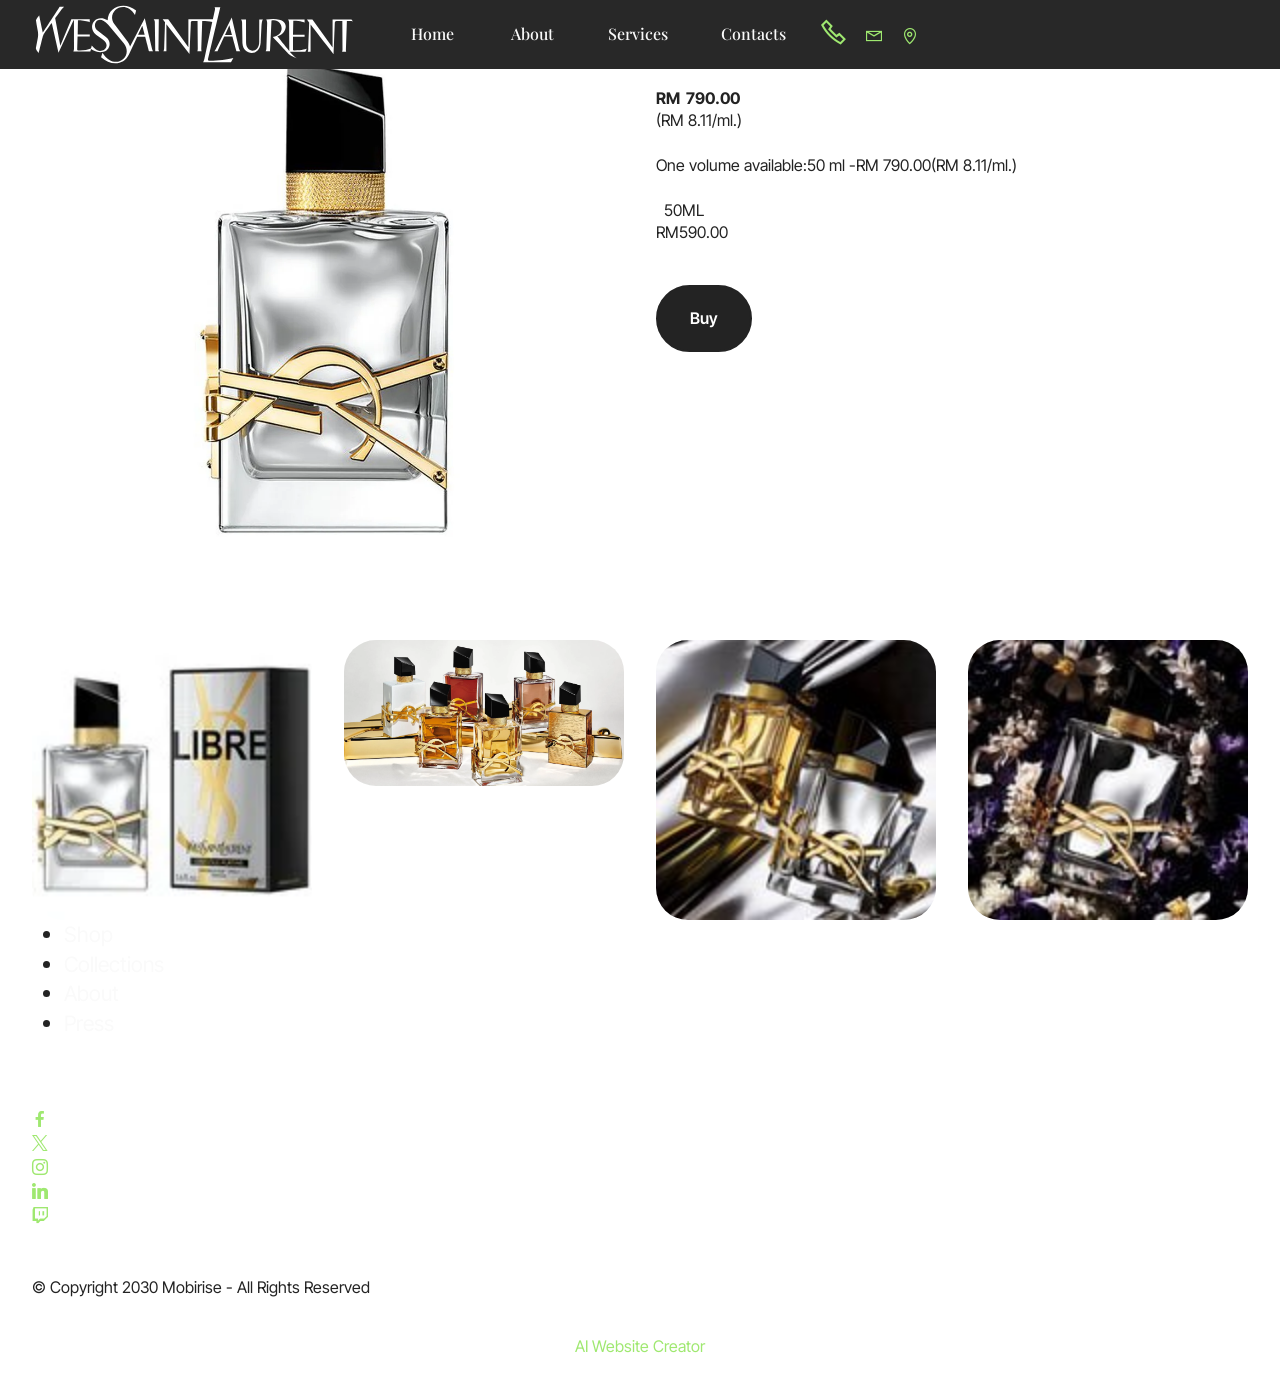
<file: page8.html>
<!DOCTYPE html>
<html  >
<head>
  <!-- Site made with Mobirise Website Builder v6.1.4, https://mobirise.com -->
  <meta charset="UTF-8">
  <meta http-equiv="X-UA-Compatible" content="IE=edge">
  <meta name="generator" content="Mobirise v6.1.4, mobirise.com">
  <meta name="viewport" content="width=device-width, initial-scale=1, minimum-scale=1">
  <link rel="shortcut icon" href="assets/images/download.svg" type="image/x-icon">
  <meta name="description" content="">
  
  
  <title>L'ABSOLU PLATINE</title>
  <link rel="stylesheet" href="assets/web/assets/mobirise-icons2/mobirise2.css">
  <link rel="stylesheet" href="assets/bootstrap/css/bootstrap.min.css">
  <link rel="stylesheet" href="assets/dropdown/css/style.css">
  <link rel="stylesheet" href="assets/socicon/css/styles.css">
  <link rel="stylesheet" href="assets/theme/css/style.css">
  <link rel="preload" href="https://fonts.googleapis.com/css?family=Inter+Tight:100,200,300,400,500,600,700,800,900,100i,200i,300i,400i,500i,600i,700i,800i,900i&display=swap" as="style" onload="this.onload=null;this.rel='stylesheet'">
  <noscript><link rel="stylesheet" href="https://fonts.googleapis.com/css?family=Inter+Tight:100,200,300,400,500,600,700,800,900,100i,200i,300i,400i,500i,600i,700i,800i,900i&display=swap"></noscript>
  <link rel="preload" href="https://fonts.googleapis.com/css?family=Playfair+Display:400,500,600,700,800,900,400i,500i,600i,700i,800i,900i&display=swap" as="style" onload="this.onload=null;this.rel='stylesheet'">
  <noscript><link rel="stylesheet" href="https://fonts.googleapis.com/css?family=Playfair+Display:400,500,600,700,800,900,400i,500i,600i,700i,800i,900i&display=swap"></noscript>
  <link rel="preload" as="style" href="assets/mobirise/css/mbr-additional.css?v=kwErcx"><link rel="stylesheet" href="assets/mobirise/css/mbr-additional.css?v=kwErcx" type="text/css">

  
  
  
</head>
<body>
  
  <section data-bs-version="5.1" class="menu menu3 cid-uZ5TiyB6yX" once="menu" id="menu03-35">
	

	<nav class="navbar navbar-dropdown navbar-fixed-top navbar-expand-lg">
		<div class="container">
			<div class="navbar-brand">
				<span class="navbar-logo">
					<a href="https://mobiri.se">
						<img src="assets/images/download.svg" alt="Mobirise Website Builder" style="height: 3.7rem;">
					</a>
				</span>
				
			</div>
			<button class="navbar-toggler" type="button" data-toggle="collapse" data-bs-toggle="collapse" data-target="#navbarSupportedContent" data-bs-target="#navbarSupportedContent" aria-controls="navbarNavAltMarkup" aria-expanded="false" aria-label="Toggle navigation">
				<div class="hamburger">
					<span></span>
					<span></span>
					<span></span>
					<span></span>
				</div>
			</button>
			<div class="collapse navbar-collapse" id="navbarSupportedContent">
				<ul class="navbar-nav nav-dropdown nav-right" data-app-modern-menu="true"><li class="nav-item">
						<a class="nav-link link text-white text-primary display-4" href="index.html">Home&nbsp;</a>
					</li><li class="nav-item"><a class="nav-link link text-white text-primary display-4" href="page1.html">About</a></li>
					<li class="nav-item">
						<a class="nav-link link show text-white text-primary display-4" href="page2.html" aria-expanded="false">Services</a>
					</li>
					<li class="nav-item">
						<a class="nav-link link text-white text-primary display-4" href="page6.html">Contacts</a>
					</li></ul>
				<div class="icons-menu">
					<a class="iconfont-wrapper" href="https://mobiri.se">
						<span class="p-2 mbr-iconfont mobi-mbri-phone mobi-mbri" style="font-size: 25px;"></span>
					</a>
					<a class="iconfont-wrapper" href="https://mobiri.se">
						<span class="p-2 mbr-iconfont mobi-mbri-letter mobi-mbri"></span>
					</a>
					<a class="iconfont-wrapper" href="https://mobiri.se">
						<span class="p-2 mbr-iconfont mobi-mbri-map-pin mobi-mbri"></span>
					</a>
					
				</div>
				
			</div>
		</div>
	</nav>
</section>

<section data-bs-version="5.1" class="start article2 cid-uZ5TiyPhtL" id="article02-36">
	

	
	

	<div class="container">
		<div class="row justify-content-center">
			<div class="col-12 col-md-12 col-lg-6 image-wrapper">
				<img class="w-100" src="assets/images/ww-51114ysl-3614273923859-50ml-image1.webp" alt="Mobirise Website Builder">
			</div>
			<div class="col-12 col-md-12 col-lg">
				<div class="text-wrapper align-left">
					<h1 class="mbr-section-title mbr-fonts-style mb-4 display-2"><div><strong>LIBRE L'ABSOLU PLATINE</strong></div></h1>
					<p class="mbr-text align-left mbr-fonts-style mb-4 display-7"><strong>RM&nbsp;&nbsp;790.00</strong><br>(RM 8.11/ml.)<br><br>One volume available:50&nbsp;ml -RM 790.00(RM 8.11/ml.)<br><br>&nbsp; 50ML&nbsp; &nbsp; &nbsp; &nbsp; &nbsp; &nbsp; &nbsp; &nbsp; &nbsp; &nbsp; &nbsp; &nbsp;&nbsp;<br>RM590.00&nbsp; &nbsp; &nbsp; &nbsp; &nbsp; &nbsp;&nbsp;</p>
					<div class="mbr-section-btn align-left mt-3"><a class="btn btn-black display-7" href="https://mobiri.se">Buy</a></div>
				</div>
			</div>
		</div>
	</div>
</section>

<section data-bs-version="5.1" class="gallery3 cid-uZ5Tiz0HIl" id="gallery03-37">
    
    
    <div class="container-fluid">
      <div class="row justify-content-center">
        <div class="col-12 content-head">
          <div class="mbr-section-head mb-5">
            <h4 class="mbr-section-title mbr-fonts-style align-center mb-0 display-2"></h4>
            
          </div>
        </div>
      </div>
      <div class="row">
        <div class="item features-image col-12 col-md-6 col-lg-3">
          <div class="item-wrapper">
            <div class="item-img">
              <img src="assets/images/ww-51114ysl-3614273923859-50ml-image2-1.webp" alt="Mobirise Website Builder" title="" data-slide-to="0" data-bs-slide-to="0">
            </div>
            
          </div>
        </div><div class="item features-image col-12 col-md-6 col-lg-3">
          <div class="item-wrapper">
            <div class="item-img">
              <img src="assets/images/ysl-libre-shoppable-img-desk.webp" alt="Mobirise Website Builder" title="" data-slide-to="1" data-bs-slide-to="1">
            </div>
            
          </div>
        </div><div class="item features-image col-12 col-md-6 col-lg-3">
          <div class="item-wrapper">
            <div class="item-img">
              <img src="assets/images/ww-51114ysl-3614273923859-50ml-image3201-140x140.jpg" alt="Mobirise Website Builder" title="" data-slide-to="2" data-bs-slide-to="2">
            </div>
            
          </div>
        </div><div class="item features-image col-12 col-md-6 col-lg-3">
          <div class="item-wrapper">
            <div class="item-img">
              <img src="assets/images/ww-51114ysl-3614273923859-50ml-image6-140x140.jpg" alt="Mobirise Website Builder" title="" data-slide-to="3" data-bs-slide-to="3">
            </div>
            
          </div>
        </div>
        
        
        
      </div>
    </div>
  </section>

<section data-bs-version="5.1" class="footer3 cid-uZ5Tizc3it" once="footers" id="footer03-38">

        

    

    <div class="container">
        <div class="row">
            <div class="row-links">
                <ul class="header-menu">
                  
                  
                  
                  
                <li class="header-menu-item mbr-fonts-style display-5">
                    <a href="#" class="text-white">Shop</a>
                  </li><li class="header-menu-item mbr-fonts-style display-5">
                    <a href="#" class="text-white">Collections</a>
                  </li><li class="header-menu-item mbr-fonts-style display-5">
                    <a href="#" class="text-white">About</a>
                  </li><li class="header-menu-item mbr-fonts-style display-5">
                    <a href="#" class="text-white">Press</a>
                  </li></ul>
              </div>

            <div class="col-12 mt-4">
                <div class="social-row">
                    <div class="soc-item">
                        <a href="https://mobiri.se/" target="_blank">
                            <span class="mbr-iconfont socicon socicon-facebook display-7"></span>
                        </a>
                    </div>
                    <div class="soc-item">
                        <a href="https://mobiri.se/" target="_blank">
                            <span class="mbr-iconfont socicon-twitter socicon"></span>
                        </a>
                    </div>
                    <div class="soc-item">
                        <a href="https://mobiri.se/" target="_blank">
                            <span class="mbr-iconfont socicon-instagram socicon"></span>
                        </a>
                    </div>
                    <div class="soc-item">
                        <a href="https://mobiri.se/" target="_blank">
                            <span class="mbr-iconfont socicon socicon-linkedin"></span>
                        </a>
                    </div>
                    <div class="soc-item">
                        <a href="https://mobiri.se/" target="_blank">
                            <span class="mbr-iconfont socicon socicon-twitch"></span>
                        </a>
                    </div>
                </div>
            </div>
            <div class="col-12 mt-5">
                <p class="mbr-fonts-style copyright display-7">
                    © Copyright 2030 Mobirise - All Rights Reserved
                </p>
            </div>
        </div>
    </div>
</section><section class="display-7" style="padding: 0;align-items: center;justify-content: center;flex-wrap: wrap;    align-content: center;display: flex;position: relative;height: 4rem;"><a href="https://mobiri.se/4250796" style="flex: 1 1;height: 4rem;position: absolute;width: 100%;z-index: 1;"><img alt="" style="height: 4rem;" src="[data-uri]"></a><p style="margin: 0;text-align: center;" class="display-7">&#8204;</p><a style="z-index:1" href="https://mobirise.com/builder/ai-website-creator.html">AI Website Creator</a></section><script src="assets/bootstrap/js/bootstrap.bundle.min.js"></script>  <script src="assets/smoothscroll/smooth-scroll.js"></script>  <script src="assets/ytplayer/index.js"></script>  <script src="assets/dropdown/js/navbar-dropdown.js"></script>  <script src="assets/theme/js/script.js"></script>  
  
  
</body>
</html>
</file>
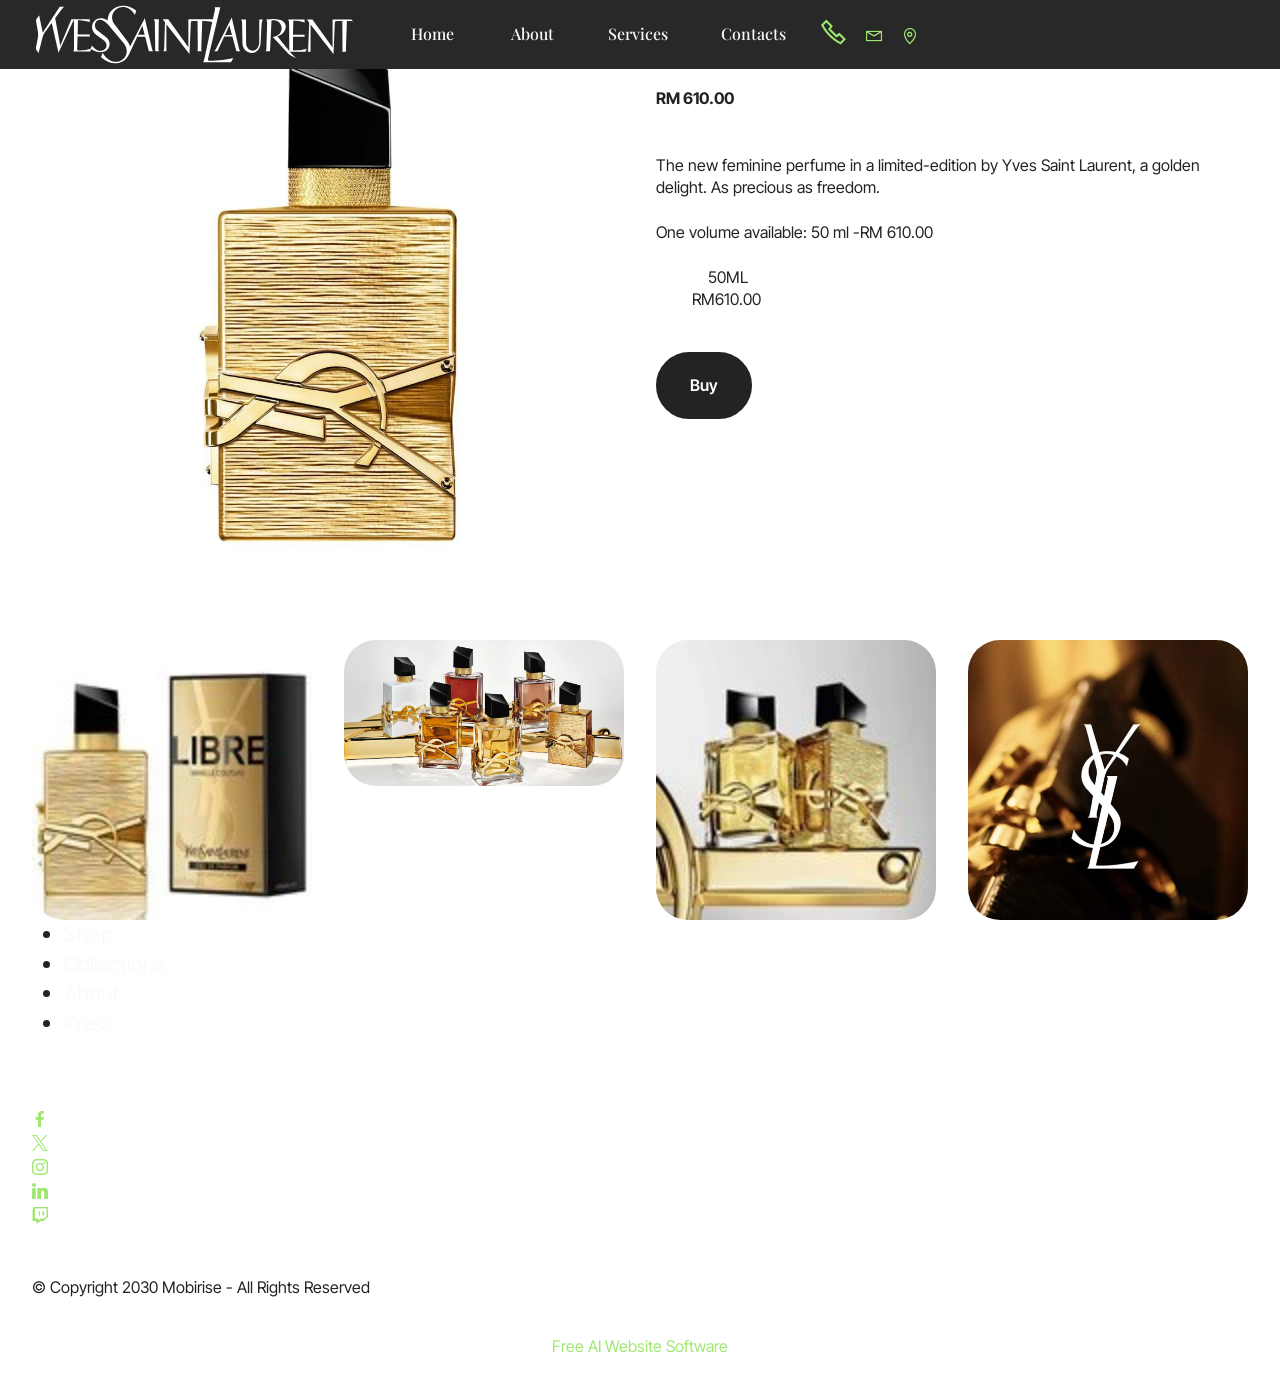
<file: page9.html>
<!DOCTYPE html>
<html  >
<head>
  <!-- Site made with Mobirise Website Builder v6.1.4, https://mobirise.com -->
  <meta charset="UTF-8">
  <meta http-equiv="X-UA-Compatible" content="IE=edge">
  <meta name="generator" content="Mobirise v6.1.4, mobirise.com">
  <meta name="viewport" content="width=device-width, initial-scale=1, minimum-scale=1">
  <link rel="shortcut icon" href="assets/images/download.svg" type="image/x-icon">
  <meta name="description" content="">
  
  
  <title>VANILLE COUTURE</title>
  <link rel="stylesheet" href="assets/web/assets/mobirise-icons2/mobirise2.css">
  <link rel="stylesheet" href="assets/bootstrap/css/bootstrap.min.css">
  <link rel="stylesheet" href="assets/dropdown/css/style.css">
  <link rel="stylesheet" href="assets/socicon/css/styles.css">
  <link rel="stylesheet" href="assets/theme/css/style.css">
  <link rel="preload" href="https://fonts.googleapis.com/css?family=Inter+Tight:100,200,300,400,500,600,700,800,900,100i,200i,300i,400i,500i,600i,700i,800i,900i&display=swap" as="style" onload="this.onload=null;this.rel='stylesheet'">
  <noscript><link rel="stylesheet" href="https://fonts.googleapis.com/css?family=Inter+Tight:100,200,300,400,500,600,700,800,900,100i,200i,300i,400i,500i,600i,700i,800i,900i&display=swap"></noscript>
  <link rel="preload" href="https://fonts.googleapis.com/css?family=Playfair+Display:400,500,600,700,800,900,400i,500i,600i,700i,800i,900i&display=swap" as="style" onload="this.onload=null;this.rel='stylesheet'">
  <noscript><link rel="stylesheet" href="https://fonts.googleapis.com/css?family=Playfair+Display:400,500,600,700,800,900,400i,500i,600i,700i,800i,900i&display=swap"></noscript>
  <link rel="preload" as="style" href="assets/mobirise/css/mbr-additional.css?v=PlXwk7"><link rel="stylesheet" href="assets/mobirise/css/mbr-additional.css?v=PlXwk7" type="text/css">

  
  
  
</head>
<body>
  
  <section data-bs-version="5.1" class="menu menu3 cid-uZ5UYXlZCA" once="menu" id="menu03-39">
	

	<nav class="navbar navbar-dropdown navbar-fixed-top navbar-expand-lg">
		<div class="container">
			<div class="navbar-brand">
				<span class="navbar-logo">
					<a href="https://mobiri.se">
						<img src="assets/images/download.svg" alt="Mobirise Website Builder" style="height: 3.7rem;">
					</a>
				</span>
				
			</div>
			<button class="navbar-toggler" type="button" data-toggle="collapse" data-bs-toggle="collapse" data-target="#navbarSupportedContent" data-bs-target="#navbarSupportedContent" aria-controls="navbarNavAltMarkup" aria-expanded="false" aria-label="Toggle navigation">
				<div class="hamburger">
					<span></span>
					<span></span>
					<span></span>
					<span></span>
				</div>
			</button>
			<div class="collapse navbar-collapse" id="navbarSupportedContent">
				<ul class="navbar-nav nav-dropdown nav-right" data-app-modern-menu="true"><li class="nav-item">
						<a class="nav-link link text-white text-primary display-4" href="index.html">Home&nbsp;</a>
					</li><li class="nav-item"><a class="nav-link link text-white text-primary display-4" href="page1.html">About</a></li>
					<li class="nav-item">
						<a class="nav-link link show text-white text-primary display-4" href="page2.html" aria-expanded="false">Services</a>
					</li>
					<li class="nav-item">
						<a class="nav-link link text-white text-primary display-4" href="page6.html">Contacts</a>
					</li></ul>
				<div class="icons-menu">
					<a class="iconfont-wrapper" href="https://mobiri.se">
						<span class="p-2 mbr-iconfont mobi-mbri-phone mobi-mbri" style="font-size: 25px;"></span>
					</a>
					<a class="iconfont-wrapper" href="https://mobiri.se">
						<span class="p-2 mbr-iconfont mobi-mbri-letter mobi-mbri"></span>
					</a>
					<a class="iconfont-wrapper" href="https://mobiri.se">
						<span class="p-2 mbr-iconfont mobi-mbri-map-pin mobi-mbri"></span>
					</a>
					
				</div>
				
			</div>
		</div>
	</nav>
</section>

<section data-bs-version="5.1" class="start article2 cid-uZ5UYXAa3g" id="article02-3a">
	

	
	

	<div class="container">
		<div class="row justify-content-center">
			<div class="col-12 col-md-12 col-lg-6 image-wrapper">
				<img class="w-100" src="assets/images/ww-51448ysl-libre-vanille-couture-alt1.webp" alt="Mobirise Website Builder">
			</div>
			<div class="col-12 col-md-12 col-lg">
				<div class="text-wrapper align-left">
					<h1 class="mbr-section-title mbr-fonts-style mb-4 display-2"><div><strong>LIBRE VANILLE COUTURE</strong></div></h1>
					<p class="mbr-text align-left mbr-fonts-style mb-4 display-7"><strong>RM 610.00</strong><strong><br></strong><br><br>The new feminine perfume in a limited-edition by Yves Saint Laurent, a golden delight. As precious as freedom.<br><br>One volume available: 50 ml -RM 610.00<br><br>&nbsp; &nbsp; &nbsp; &nbsp; &nbsp; &nbsp; &nbsp;50ML&nbsp; &nbsp; &nbsp; &nbsp; &nbsp; &nbsp; &nbsp; &nbsp; &nbsp; &nbsp; &nbsp; &nbsp;<br>&nbsp; &nbsp; &nbsp; &nbsp; &nbsp;RM610.00&nbsp; &nbsp; &nbsp; &nbsp; &nbsp; &nbsp;&nbsp;</p>
					<div class="mbr-section-btn align-left mt-3"><a class="btn btn-black display-7" href="https://mobiri.se">Buy</a></div>
				</div>
			</div>
		</div>
	</div>
</section>

<section data-bs-version="5.1" class="gallery3 cid-uZ5UYXOhBm" id="gallery03-3b">
    
    
    <div class="container-fluid">
      <div class="row justify-content-center">
        <div class="col-12 content-head">
          <div class="mbr-section-head mb-5">
            <h4 class="mbr-section-title mbr-fonts-style align-center mb-0 display-2"></h4>
            
          </div>
        </div>
      </div>
      <div class="row">
        <div class="item features-image col-12 col-md-6 col-lg-3">
          <div class="item-wrapper">
            <div class="item-img">
              <img src="assets/images/ww-51448ysl-libre-vanille-couture-alt2.webp" alt="Mobirise Website Builder" title="" data-slide-to="0" data-bs-slide-to="0">
            </div>
            
          </div>
        </div><div class="item features-image col-12 col-md-6 col-lg-3">
          <div class="item-wrapper">
            <div class="item-img">
              <img src="assets/images/ysl-libre-shoppable-img-desk.webp" alt="Mobirise Website Builder" title="" data-slide-to="1" data-bs-slide-to="1">
            </div>
            
          </div>
        </div><div class="item features-image col-12 col-md-6 col-lg-3">
          <div class="item-wrapper">
            <div class="item-img">
              <img src="assets/images/ww-51448ysl-libre-vanille-couture-alt8.webp" alt="Mobirise Website Builder" title="" data-slide-to="2" data-bs-slide-to="2">
            </div>
            
          </div>
        </div><div class="item features-image col-12 col-md-6 col-lg-3">
          <div class="item-wrapper">
            <div class="item-img">
              <img src="assets/images/pdp-alt-view.webp" alt="Mobirise Website Builder" title="" data-slide-to="3" data-bs-slide-to="3">
            </div>
            
          </div>
        </div>
        
        
        
      </div>
    </div>
  </section>

<section data-bs-version="5.1" class="footer3 cid-uZ5UYY37Mm" once="footers" id="footer03-3c">

        

    

    <div class="container">
        <div class="row">
            <div class="row-links">
                <ul class="header-menu">
                  
                  
                  
                  
                <li class="header-menu-item mbr-fonts-style display-5">
                    <a href="#" class="text-white">Shop</a>
                  </li><li class="header-menu-item mbr-fonts-style display-5">
                    <a href="#" class="text-white">Collections</a>
                  </li><li class="header-menu-item mbr-fonts-style display-5">
                    <a href="#" class="text-white">About</a>
                  </li><li class="header-menu-item mbr-fonts-style display-5">
                    <a href="#" class="text-white">Press</a>
                  </li></ul>
              </div>

            <div class="col-12 mt-4">
                <div class="social-row">
                    <div class="soc-item">
                        <a href="https://mobiri.se/" target="_blank">
                            <span class="mbr-iconfont socicon socicon-facebook display-7"></span>
                        </a>
                    </div>
                    <div class="soc-item">
                        <a href="https://mobiri.se/" target="_blank">
                            <span class="mbr-iconfont socicon-twitter socicon"></span>
                        </a>
                    </div>
                    <div class="soc-item">
                        <a href="https://mobiri.se/" target="_blank">
                            <span class="mbr-iconfont socicon-instagram socicon"></span>
                        </a>
                    </div>
                    <div class="soc-item">
                        <a href="https://mobiri.se/" target="_blank">
                            <span class="mbr-iconfont socicon socicon-linkedin"></span>
                        </a>
                    </div>
                    <div class="soc-item">
                        <a href="https://mobiri.se/" target="_blank">
                            <span class="mbr-iconfont socicon socicon-twitch"></span>
                        </a>
                    </div>
                </div>
            </div>
            <div class="col-12 mt-5">
                <p class="mbr-fonts-style copyright display-7">
                    © Copyright 2030 Mobirise - All Rights Reserved
                </p>
            </div>
        </div>
    </div>
</section><section class="display-7" style="padding: 0;align-items: center;justify-content: center;flex-wrap: wrap;    align-content: center;display: flex;position: relative;height: 4rem;"><a href="https://mobiri.se/4250796" style="flex: 1 1;height: 4rem;position: absolute;width: 100%;z-index: 1;"><img alt="" style="height: 4rem;" src="[data-uri]"></a><p style="margin: 0;text-align: center;" class="display-7">&#8204;</p><a style="z-index:1" href="https://mobirise.com/builder/ai-website-builder.html">Free AI Website Software</a></section><script src="assets/bootstrap/js/bootstrap.bundle.min.js"></script>  <script src="assets/smoothscroll/smooth-scroll.js"></script>  <script src="assets/ytplayer/index.js"></script>  <script src="assets/dropdown/js/navbar-dropdown.js"></script>  <script src="assets/theme/js/script.js"></script>  
  
  
</body>
</html>
</file>
<file: assets/web/assets/mobirise-icons2/mobirise2.css>
@font-face {
  font-family: 'Moririse2';
  font-display: swap;
  src:  url('mobirise2.eot?f2bix4');
  src:  url('mobirise2.eot?f2bix4#iefix') format('embedded-opentype'),
    url('mobirise2.ttf?f2bix4') format('truetype'),
    url('mobirise2.woff?f2bix4') format('woff'),
    url('mobirise2.svg?f2bix4#mobirise2') format('svg');
  font-weight: normal;
  font-style: normal;
}

[class^="mobi-"], [class*=" mobi-"] {
  /* use !important to prevent issues with browser extensions that change fonts */
  font-family: 'Moririse2' !important;
  speak: none;
  font-style: normal;
  font-weight: normal;
  font-variant: normal;
  text-transform: none;
  line-height: 1;

  /* Better Font Rendering =========== */
  -webkit-font-smoothing: antialiased;
  -moz-osx-font-smoothing: grayscale;
}

.mobi-mbri-add-submenu:before {
  content: "\e900";
}
.mobi-mbri-alert:before {
  content: "\e901";
}
.mobi-mbri-align-center:before {
  content: "\e902";
}
.mobi-mbri-align-justify:before {
  content: "\e903";
}
.mobi-mbri-align-left:before {
  content: "\e904";
}
.mobi-mbri-align-right:before {
  content: "\e905";
}
.mobi-mbri-android:before {
  content: "\e906";
}
.mobi-mbri-apple:before {
  content: "\e907";
}
.mobi-mbri-arrow-down:before {
  content: "\e908";
}
.mobi-mbri-arrow-next:before {
  content: "\e909";
}
.mobi-mbri-arrow-prev:before {
  content: "\e90a";
}
.mobi-mbri-arrow-up:before {
  content: "\e90b";
}
.mobi-mbri-bold:before {
  content: "\e90c";
}
.mobi-mbri-bookmark:before {
  content: "\e90d";
}
.mobi-mbri-bootstrap:before {
  content: "\e90e";
}
.mobi-mbri-briefcase:before {
  content: "\e90f";
}
.mobi-mbri-browse:before {
  content: "\e910";
}
.mobi-mbri-bulleted-list:before {
  content: "\e911";
}
.mobi-mbri-calendar:before {
  content: "\e912";
}
.mobi-mbri-camera:before {
  content: "\e913";
}
.mobi-mbri-cart-add:before {
  content: "\e914";
}
.mobi-mbri-cart-full:before {
  content: "\e915";
}
.mobi-mbri-cash:before {
  content: "\e916";
}
.mobi-mbri-change-style:before {
  content: "\e917";
}
.mobi-mbri-chat:before {
  content: "\e918";
}
.mobi-mbri-clock:before {
  content: "\e919";
}
.mobi-mbri-close:before {
  content: "\e91a";
}
.mobi-mbri-cloud:before {
  content: "\e91b";
}
.mobi-mbri-code:before {
  content: "\e91c";
}
.mobi-mbri-contact-form:before {
  content: "\e91d";
}
.mobi-mbri-credit-card:before {
  content: "\e91e";
}
.mobi-mbri-cursor-click:before {
  content: "\e91f";
}
.mobi-mbri-cust-feedback:before {
  content: "\e920";
}
.mobi-mbri-database:before {
  content: "\e921";
}
.mobi-mbri-delivery:before {
  content: "\e922";
}
.mobi-mbri-desktop:before {
  content: "\e923";
}
.mobi-mbri-devices:before {
  content: "\e924";
}
.mobi-mbri-down:before {
  content: "\e925";
}
.mobi-mbri-download-2:before {
  content: "\e926";
}
.mobi-mbri-download:before {
  content: "\e927";
}
.mobi-mbri-drag-n-drop-2:before {
  content: "\e928";
}
.mobi-mbri-drag-n-drop:before {
  content: "\e929";
}
.mobi-mbri-edit-2:before {
  content: "\e92a";
}
.mobi-mbri-edit:before {
  content: "\e92b";
}
.mobi-mbri-error:before {
  content: "\e92c";
}
.mobi-mbri-extension:before {
  content: "\e92d";
}
.mobi-mbri-features:before {
  content: "\e92e";
}
.mobi-mbri-file:before {
  content: "\e92f";
}
.mobi-mbri-flag:before {
  content: "\e930";
}
.mobi-mbri-folder:before {
  content: "\e931";
}
.mobi-mbri-gift:before {
  content: "\e932";
}
.mobi-mbri-github:before {
  content: "\e933";
}
.mobi-mbri-globe-2:before {
  content: "\e934";
}
.mobi-mbri-globe:before {
  content: "\e935";
}
.mobi-mbri-growing-chart:before {
  content: "\e936";
}
.mobi-mbri-hearth:before {
  content: "\e937";
}
.mobi-mbri-help:before {
  content: "\e938";
}
.mobi-mbri-home:before {
  content: "\e939";
}
.mobi-mbri-hot-cup:before {
  content: "\e93a";
}
.mobi-mbri-idea:before {
  content: "\e93b";
}
.mobi-mbri-image-gallery:before {
  content: "\e93c";
}
.mobi-mbri-image-slider:before {
  content: "\e93d";
}
.mobi-mbri-info:before {
  content: "\e93e";
}
.mobi-mbri-italic:before {
  content: "\e93f";
}
.mobi-mbri-key:before {
  content: "\e940";
}
.mobi-mbri-laptop:before {
  content: "\e941";
}
.mobi-mbri-layers:before {
  content: "\e942";
}
.mobi-mbri-left-right:before {
  content: "\e943";
}
.mobi-mbri-left:before {
  content: "\e944";
}
.mobi-mbri-letter:before {
  content: "\e945";
}
.mobi-mbri-like:before {
  content: "\e946";
}
.mobi-mbri-link:before {
  content: "\e947";
}
.mobi-mbri-lock:before {
  content: "\e948";
}
.mobi-mbri-login:before {
  content: "\e949";
}
.mobi-mbri-logout:before {
  content: "\e94a";
}
.mobi-mbri-magic-stick:before {
  content: "\e94b";
}
.mobi-mbri-map-pin:before {
  content: "\e94c";
}
.mobi-mbri-menu:before {
  content: "\e94d";
}
.mobi-mbri-mobile-2:before {
  content: "\e94e";
}
.mobi-mbri-mobile-horizontal:before {
  content: "\e94f";
}
.mobi-mbri-mobile:before {
  content: "\e950";
}
.mobi-mbri-mobirise:before {
  content: "\e951";
}
.mobi-mbri-more-horizontal:before {
  content: "\e952";
}
.mobi-mbri-more-vertical:before {
  content: "\e953";
}
.mobi-mbri-music:before {
  content: "\e954";
}
.mobi-mbri-new-file:before {
  content: "\e955";
}
.mobi-mbri-numbered-list:before {
  content: "\e956";
}
.mobi-mbri-opened-folder:before {
  content: "\e957";
}
.mobi-mbri-pages:before {
  content: "\e958";
}
.mobi-mbri-paper-plane:before {
  content: "\e959";
}
.mobi-mbri-paperclip:before {
  content: "\e95a";
}
.mobi-mbri-phone:before {
  content: "\e95b";
}
.mobi-mbri-photo:before {
  content: "\e95c";
}
.mobi-mbri-photos:before {
  content: "\e95d";
}
.mobi-mbri-pin:before {
  content: "\e95e";
}
.mobi-mbri-play:before {
  content: "\e95f";
}
.mobi-mbri-plus:before {
  content: "\e960";
}
.mobi-mbri-preview:before {
  content: "\e961";
}
.mobi-mbri-print:before {
  content: "\e962";
}
.mobi-mbri-protect:before {
  content: "\e963";
}
.mobi-mbri-question:before {
  content: "\e964";
}
.mobi-mbri-quote-left:before {
  content: "\e965";
}
.mobi-mbri-quote-right:before {
  content: "\e966";
}
.mobi-mbri-redo:before {
  content: "\e967";
}
.mobi-mbri-refresh:before {
  content: "\e968";
}
.mobi-mbri-responsive-2:before {
  content: "\e969";
}
.mobi-mbri-responsive:before {
  content: "\e96a";
}
.mobi-mbri-right:before {
  content: "\e96b";
}
.mobi-mbri-rocket:before {
  content: "\e96c";
}
.mobi-mbri-sad-face:before {
  content: "\e96d";
}
.mobi-mbri-sale:before {
  content: "\e96e";
}
.mobi-mbri-save:before {
  content: "\e96f";
}
.mobi-mbri-search:before {
  content: "\e970";
}
.mobi-mbri-setting-2:before {
  content: "\e971";
}
.mobi-mbri-setting-3:before {
  content: "\e972";
}
.mobi-mbri-setting:before {
  content: "\e973";
}
.mobi-mbri-share:before {
  content: "\e974";
}
.mobi-mbri-shopping-bag:before {
  content: "\e975";
}
.mobi-mbri-shopping-basket:before {
  content: "\e976";
}
.mobi-mbri-shopping-cart:before {
  content: "\e977";
}
.mobi-mbri-sites:before {
  content: "\e978";
}
.mobi-mbri-smile-face:before {
  content: "\e979";
}
.mobi-mbri-speed:before {
  content: "\e97a";
}
.mobi-mbri-star:before {
  content: "\e97b";
}
.mobi-mbri-success:before {
  content: "\e97c";
}
.mobi-mbri-sun:before {
  content: "\e97d";
}
.mobi-mbri-sun2:before {
  content: "\e97e";
}
.mobi-mbri-tablet-vertical:before {
  content: "\e97f";
}
.mobi-mbri-tablet:before {
  content: "\e980";
}
.mobi-mbri-target:before {
  content: "\e981";
}
.mobi-mbri-timer:before {
  content: "\e982";
}
.mobi-mbri-to-ftp:before {
  content: "\e983";
}
.mobi-mbri-to-local-drive:before {
  content: "\e984";
}
.mobi-mbri-touch-swipe:before {
  content: "\e985";
}
.mobi-mbri-touch:before {
  content: "\e986";
}
.mobi-mbri-trash:before {
  content: "\e987";
}
.mobi-mbri-underline:before {
  content: "\e988";
}
.mobi-mbri-undo:before {
  content: "\e989";
}
.mobi-mbri-unlink:before {
  content: "\e98a";
}
.mobi-mbri-unlock:before {
  content: "\e98b";
}
.mobi-mbri-up-down:before {
  content: "\e98c";
}
.mobi-mbri-up:before {
  content: "\e98d";
}
.mobi-mbri-update:before {
  content: "\e98e";
}
.mobi-mbri-upload-2:before {
  content: "\e98f";
}
.mobi-mbri-upload:before {
  content: "\e990";
}
.mobi-mbri-user-2:before {
  content: "\e991";
}
.mobi-mbri-user:before {
  content: "\e992";
}
.mobi-mbri-users:before {
  content: "\e993";
}
.mobi-mbri-video-play:before {
  content: "\e994";
}
.mobi-mbri-video:before {
  content: "\e995";
}
.mobi-mbri-watch:before {
  content: "\e996";
}
.mobi-mbri-website-theme-2:before {
  content: "\e997";
}
.mobi-mbri-website-theme:before {
  content: "\e998";
}
.mobi-mbri-wifi:before {
  content: "\e999";
}
.mobi-mbri-windows:before {
  content: "\e99a";
}
.mobi-mbri-zoom-in:before {
  content: "\e99b";
}
.mobi-mbri-zoom-out:before {
  content: "\e99c";
}
</file>
<file: assets/dropdown/css/style.css>
.navbar-dropdown {
  left: 0;
  padding: 0;
  position: absolute;
  right: 0;
  top: 0;
  transition: all 0.45s ease;
  z-index: 1030;
  background: #282828; }
  .navbar-dropdown .navbar-logo {
    margin-right: 0.8rem;
    transition: margin 0.3s ease-in-out;
    vertical-align: middle; }
    .navbar-dropdown .navbar-logo img {
      height: 3.125rem;
      transition: all 0.3s ease-in-out; }
    .navbar-dropdown .navbar-logo.mbr-iconfont {
      font-size: 3.125rem;
      line-height: 3.125rem; }
  .navbar-dropdown .navbar-caption {
    font-weight: 700;
    white-space: normal;
    vertical-align: -4px;
    line-height: 3.125rem !important; }
    .navbar-dropdown .navbar-caption, .navbar-dropdown .navbar-caption:hover {
      color: inherit;
      text-decoration: none; }
  .navbar-dropdown .mbr-iconfont + .navbar-caption {
    vertical-align: -1px; }
  .navbar-dropdown.navbar-fixed-top {
    position: fixed; }
  .navbar-dropdown .navbar-brand span {
    vertical-align: -4px; }
  .navbar-dropdown.bg-color.transparent {
    background: none; }
  .navbar-dropdown.navbar-short .navbar-brand {
    padding: 0.625rem 0; }
    .navbar-dropdown.navbar-short .navbar-brand span {
      vertical-align: -1px; }
  .navbar-dropdown.navbar-short .navbar-caption {
    line-height: 2.375rem !important;
    vertical-align: -2px; }
  .navbar-dropdown.navbar-short .navbar-logo {
    margin-right: 0.5rem; }
    .navbar-dropdown.navbar-short .navbar-logo img {
      height: 2.375rem; }
    .navbar-dropdown.navbar-short .navbar-logo.mbr-iconfont {
      font-size: 2.375rem;
      line-height: 2.375rem; }
  .navbar-dropdown.navbar-short .mbr-table-cell {
    height: 3.625rem; }
  .navbar-dropdown .navbar-close {
    left: 0.6875rem;
    position: fixed;
    top: 0.75rem;
    z-index: 1000; }
  .navbar-dropdown .hamburger-icon {
    content: "";
    display: inline-block;
    vertical-align: middle;
    width: 16px;
    -webkit-box-shadow: 0 -6px 0 1px #282828,0 0 0 1px #282828,0 6px 0 1px #282828;
    -moz-box-shadow: 0 -6px 0 1px #282828,0 0 0 1px #282828,0 6px 0 1px #282828;
    box-shadow: 0 -6px 0 1px #282828,0 0 0 1px #282828,0 6px 0 1px #282828; }

.dropdown-menu .dropdown-toggle[data-toggle="dropdown-submenu"]::after {
  border-bottom: 0.35em solid transparent;
  border-left: 0.35em solid;
  border-right: 0;
  border-top: 0.35em solid transparent;
  margin-left: 0.3rem; }

.dropdown-menu .dropdown-item:focus {
  outline: 0; }

.nav-dropdown {
  font-size: 0.75rem;
  font-weight: 500;
  height: auto !important; }
  .nav-dropdown .nav-btn {
    padding-left: 1rem; }
  .nav-dropdown .link {
    margin: .667em 1.667em;
    font-weight: 500;
    padding: 0;
    transition: color .2s ease-in-out; }
    .nav-dropdown .link.dropdown-toggle {
      margin-right: 2.583em; }
      .nav-dropdown .link.dropdown-toggle::after {
        margin-left: .25rem;
        border-top: 0.35em solid;
        border-right: 0.35em solid transparent;
        border-left: 0.35em solid transparent;
        border-bottom: 0; }
      .nav-dropdown .link.dropdown-toggle[aria-expanded="true"] {
        margin: 0;
        padding: 0.667em 3.263em  0.667em 1.667em; }
  .nav-dropdown .link::after,
  .nav-dropdown .dropdown-item::after {
    color: inherit; }
  .nav-dropdown .btn {
    font-size: 0.75rem;
    font-weight: 700;
    letter-spacing: 0;
    margin-bottom: 0;
    padding-left: 1.25rem;
    padding-right: 1.25rem; }
  .nav-dropdown .dropdown-menu {
    border-radius: 0;
    border: 0;
    left: 0;
    margin: 0;
    padding-bottom: 1.25rem;
    padding-top: 1.25rem;
    position: relative; }
  .nav-dropdown .dropdown-submenu {
    margin-left: 0.125rem;
    top: 0; }
  .nav-dropdown .dropdown-item {
    font-weight: 500;
    line-height: 2;
    padding: 0.3846em 4.615em 0.3846em 1.5385em;
    position: relative;
    transition: color .2s ease-in-out, background-color .2s ease-in-out; }
    .nav-dropdown .dropdown-item::after {
      margin-top: -0.3077em;
      position: absolute;
      right: 1.1538em;
      top: 50%; }
    .nav-dropdown .dropdown-item:focus, .nav-dropdown .dropdown-item:hover {
      background: none; }

@media (max-width: 767px) {
  .nav-dropdown.navbar-toggleable-sm {
    bottom: 0;
    display: none;
    left: 0;
    overflow-x: hidden;
    position: fixed;
    top: 0;
    transform: translateX(-100%);
    -ms-transform: translateX(-100%);
    -webkit-transform: translateX(-100%);
    width: 18.75rem;
    z-index: 999; } }
.nav-dropdown.navbar-toggleable-xl {
  bottom: 0;
  display: none;
  left: 0;
  overflow-x: hidden;
  position: fixed;
  top: 0;
  transform: translateX(-100%);
  -ms-transform: translateX(-100%);
  -webkit-transform: translateX(-100%);
  width: 18.75rem;
  z-index: 999; }

.nav-dropdown-sm {
  display: block !important;
  overflow-x: hidden;
  overflow: auto;
  padding-top: 3.875rem; }
  .nav-dropdown-sm::after {
    content: "";
    display: block;
    height: 3rem;
    width: 100%; }
  .nav-dropdown-sm.collapse.in ~ .navbar-close {
    display: block !important; }
  .nav-dropdown-sm.collapsing, .nav-dropdown-sm.collapse.in {
    transform: translateX(0);
    -ms-transform: translateX(0);
    -webkit-transform: translateX(0);
    transition: all 0.25s ease-out;
    -webkit-transition: all 0.25s ease-out;
    background: #282828; }
  .nav-dropdown-sm.collapsing[aria-expanded="false"] {
    transform: translateX(-100%);
    -ms-transform: translateX(-100%);
    -webkit-transform: translateX(-100%); }
  .nav-dropdown-sm .nav-item {
    display: block;
    margin-left: 0 !important;
    padding-left: 0; }
  .nav-dropdown-sm .link,
  .nav-dropdown-sm .dropdown-item {
    border-top: 1px dotted rgba(255, 255, 255, 0.1);
    font-size: 0.8125rem;
    line-height: 1.6;
    margin: 0 !important;
    padding: 0.875rem 2.4rem 0.875rem 1.5625rem !important;
    position: relative;
    white-space: normal; }
    .nav-dropdown-sm .link:focus, .nav-dropdown-sm .link:hover,
    .nav-dropdown-sm .dropdown-item:focus,
    .nav-dropdown-sm .dropdown-item:hover {
      background: rgba(0, 0, 0, 0.2) !important;
      color: #c0a375; }
  .nav-dropdown-sm .nav-btn {
    position: relative;
    padding: 1.5625rem 1.5625rem 0 1.5625rem; }
    .nav-dropdown-sm .nav-btn::before {
      border-top: 1px dotted rgba(255, 255, 255, 0.1);
      content: "";
      left: 0;
      position: absolute;
      top: 0;
      width: 100%; }
    .nav-dropdown-sm .nav-btn + .nav-btn {
      padding-top: 0.625rem; }
      .nav-dropdown-sm .nav-btn + .nav-btn::before {
        display: none; }
  .nav-dropdown-sm .btn {
    padding: 0.625rem 0; }
  .nav-dropdown-sm .dropdown-toggle[data-toggle="dropdown-submenu"]::after {
    margin-left: .25rem;
    border-top: 0.35em solid;
    border-right: 0.35em solid transparent;
    border-left: 0.35em solid transparent;
    border-bottom: 0; }
  .nav-dropdown-sm .dropdown-toggle[data-toggle="dropdown-submenu"][aria-expanded="true"]::after {
    border-top: 0;
    border-right: 0.35em solid transparent;
    border-left: 0.35em solid transparent;
    border-bottom: 0.35em solid; }
  .nav-dropdown-sm .dropdown-menu {
    margin: 0;
    padding: 0;
    position: relative;
    top: 0;
    left: 0;
    width: 100%;
    border: 0;
    float: none;
    border-radius: 0;
    background: none; }
  .nav-dropdown-sm .dropdown-submenu {
    left: 100%;
    margin-left: 0.125rem;
    margin-top: -1.25rem;
    top: 0; }

.navbar-toggleable-sm .nav-dropdown .dropdown-menu {
  position: absolute; }

.navbar-toggleable-sm .nav-dropdown .dropdown-submenu {
  left: 100%;
  margin-left: 0.125rem;
  margin-top: -1.25rem;
  top: 0; }

.navbar-toggleable-sm.opened .nav-dropdown .dropdown-menu {
  position: relative; }

.navbar-toggleable-sm.opened .nav-dropdown .dropdown-submenu {
  left: 0;
  margin-left: 00rem;
  margin-top: 0rem;
  top: 0; }

.is-builder .nav-dropdown.collapsing {
  transition: none !important; }
</file>
<file: assets/theme/css/style.css>
@charset "UTF-8";
section {
  background-color: #ffffff;
}

body {
  font-style: normal;
  line-height: 1.5;
  font-weight: 400;
  color: #232323;
  position: relative;
}

button {
  background-color: transparent;
  border-color: transparent;
}

.embla__button,
.carousel-control {
  background-color: #edefea !important;
  opacity: 0.8 !important;
  color: #464845 !important;
  border-color: #edefea !important;
}

.carousel .close,
.modalWindow .close {
  background-color: #edefea !important;
  color: #464845 !important;
  border-color: #edefea !important;
  opacity: 0.8 !important;
}

.carousel .close:hover,
.modalWindow .close:hover {
  opacity: 1 !important;
}

.carousel-indicators li {
  background-color: #edefea !important;
  border: 2px solid #464845 !important;
}

.carousel-indicators li:hover,
.carousel-indicators li:active {
  opacity: 0.8 !important;
}

.embla__button:hover,
.carousel-control:hover {
  background-color: #edefea !important;
  opacity: 1 !important;
}

.modalWindow-video-container {
  height: 80%;
}

section,
.container,
.container-fluid {
  position: relative;
  word-wrap: break-word;
}

a.mbr-iconfont:hover {
  text-decoration: none;
}

.article .lead p,
.article .lead ul,
.article .lead ol,
.article .lead pre,
.article .lead blockquote {
  margin-bottom: 0;
}

a {
  font-style: normal;
  font-weight: 400;
  cursor: pointer;
}
a, a:hover {
  text-decoration: none;
}

.mbr-section-title {
  font-style: normal;
  line-height: 1.3;
}

.mbr-section-subtitle {
  line-height: 1.3;
}

.mbr-text {
  font-style: normal;
  line-height: 1.7;
}

h1,
h2,
h3,
h4,
h5,
h6,
.display-1,
.display-2,
.display-4,
.display-5,
.display-7,
span,
p,
a {
  line-height: 1;
  word-break: break-word;
  word-wrap: break-word;
  font-weight: 400;
}

b,
strong {
  font-weight: bold;
}

input:-webkit-autofill, input:-webkit-autofill:hover, input:-webkit-autofill:focus, input:-webkit-autofill:active {
  transition-delay: 9999s;
  -webkit-transition-property: background-color, color;
  transition-property: background-color, color;
}

textarea[type=hidden] {
  display: none;
}

section {
  background-position: 50% 50%;
  background-repeat: no-repeat;
  background-size: cover;
}
section .mbr-background-video,
section .mbr-background-video-preview {
  position: absolute;
  bottom: 0;
  left: 0;
  right: 0;
  top: 0;
}

.hidden {
  visibility: hidden;
}

.mbr-z-index20 {
  z-index: 20;
}

/*! Base colors */
.mbr-white {
  color: #ffffff;
}

.mbr-black {
  color: #111111;
}

.mbr-bg-white {
  background-color: #ffffff;
}

.mbr-bg-black {
  background-color: #000000;
}

/*! Text-aligns */
.align-left {
  text-align: left;
}

.align-center {
  text-align: center;
}

.align-right {
  text-align: right;
}

/*! Font-weight  */
.mbr-light {
  font-weight: 300;
}

.mbr-regular {
  font-weight: 400;
}

.mbr-semibold {
  font-weight: 500;
}

.mbr-bold {
  font-weight: 700;
}

/*! Media  */
.media-content {
  flex-basis: 100%;
}

.media-container-row {
  display: flex;
  flex-direction: row;
  flex-wrap: wrap;
  justify-content: center;
  align-content: center;
  align-items: start;
}
.media-container-row .media-size-item {
  width: 400px;
}

.media-container-column {
  display: flex;
  flex-direction: column;
  flex-wrap: wrap;
  justify-content: center;
  align-content: center;
  align-items: stretch;
}
.media-container-column > * {
  width: 100%;
}

@media (min-width: 992px) {
  .media-container-row {
    flex-wrap: nowrap;
  }
}
figure {
  margin-bottom: 0;
  overflow: hidden;
}

figure[mbr-media-size] {
  transition: width 0.1s;
}

img,
iframe {
  display: block;
  width: 100%;
}

.card {
  background-color: transparent;
  border: none;
}

.card-box {
  width: 100%;
}

.card-img {
  text-align: center;
  flex-shrink: 0;
  -webkit-flex-shrink: 0;
}

.media {
  max-width: 100%;
  margin: 0 auto;
}

.mbr-figure {
  align-self: center;
}

.media-container > div {
  max-width: 100%;
}

.mbr-figure img,
.card-img img {
  width: 100%;
}

@media (max-width: 991px) {
  .media-size-item {
    width: auto !important;
  }
  .media {
    width: auto;
  }
  .mbr-figure {
    width: 100% !important;
  }
}
/*! Buttons */
.mbr-section-btn {
  margin-left: -0.6rem;
  margin-right: -0.6rem;
  font-size: 0;
}

.btn {
  font-weight: 600;
  border-width: 1px;
  font-style: normal;
  margin: 0.6rem 0.6rem;
  white-space: normal;
  transition: all 0.2s ease-in-out;
  display: inline-flex;
  align-items: center;
  justify-content: center;
  word-break: break-word;
}

.btn-sm {
  font-weight: 600;
  letter-spacing: 0px;
  transition: all 0.3s ease-in-out;
}

.btn-md {
  font-weight: 600;
  letter-spacing: 0px;
  transition: all 0.3s ease-in-out;
}

.btn-lg {
  font-weight: 600;
  letter-spacing: 0px;
  transition: all 0.3s ease-in-out;
}

.btn-form {
  margin: 0;
}
.btn-form:hover {
  cursor: pointer;
}

nav .mbr-section-btn {
  margin-left: 0rem;
  margin-right: 0rem;
}

/*! Btn icon margin */
.btn .mbr-iconfont,
.btn.btn-sm .mbr-iconfont {
  order: 1;
  cursor: pointer;
  margin-left: 0.5rem;
  vertical-align: sub;
}

.btn.btn-md .mbr-iconfont,
.btn.btn-md .mbr-iconfont {
  margin-left: 0.8rem;
}

.mbr-regular {
  font-weight: 400;
}

.mbr-semibold {
  font-weight: 500;
}

.mbr-bold {
  font-weight: 700;
}

[type=submit] {
  -webkit-appearance: none;
}

/*! Full-screen */
.mbr-fullscreen .mbr-overlay {
  min-height: 100vh;
}

.mbr-fullscreen {
  display: flex;
  display: -moz-flex;
  display: -ms-flex;
  display: -o-flex;
  align-items: center;
  min-height: 100vh;
  padding-top: 3rem;
  padding-bottom: 3rem;
}

/*! Map */
.map {
  height: 25rem;
  position: relative;
}
.map iframe {
  width: 100%;
  height: 100%;
}

/*! Scroll to top arrow */
.mbr-arrow-up {
  bottom: 25px;
  right: 90px;
  position: fixed;
  text-align: right;
  z-index: 5000;
  color: #ffffff;
  font-size: 22px;
}

.mbr-arrow-up a {
  background: rgba(0, 0, 0, 0.2);
  border-radius: 50%;
  color: #fff;
  display: inline-block;
  height: 60px;
  width: 60px;
  border: 2px solid #fff;
  outline-style: none !important;
  position: relative;
  text-decoration: none;
  transition: all 0.3s ease-in-out;
  cursor: pointer;
  text-align: center;
}
.mbr-arrow-up a:hover {
  background-color: rgba(0, 0, 0, 0.4);
}
.mbr-arrow-up a i {
  line-height: 60px;
}

.mbr-arrow-up-icon {
  display: block;
  color: #fff;
}

.mbr-arrow-up-icon::before {
  content: "›";
  display: inline-block;
  font-family: serif;
  font-size: 22px;
  line-height: 1;
  font-style: normal;
  position: relative;
  top: 6px;
  left: -4px;
  transform: rotate(-90deg);
}

/*! Arrow Down */
.mbr-arrow {
  position: absolute;
  bottom: 45px;
  left: 50%;
  width: 60px;
  height: 60px;
  cursor: pointer;
  background-color: rgba(80, 80, 80, 0.5);
  border-radius: 50%;
  transform: translateX(-50%);
}
@media (max-width: 767px) {
  .mbr-arrow {
    display: none;
  }
}
.mbr-arrow > a {
  display: inline-block;
  text-decoration: none;
  outline-style: none;
  animation: arrowdown 1.7s ease-in-out infinite;
  color: #ffffff;
}
.mbr-arrow > a > i {
  position: absolute;
  top: -2px;
  left: 15px;
  font-size: 2rem;
}

#scrollToTop a i::before {
  content: "";
  position: absolute;
  display: block;
  border-bottom: 2.5px solid #fff;
  border-left: 2.5px solid #fff;
  width: 27.8%;
  height: 27.8%;
  left: 50%;
  top: 51%;
  transform: translateY(-30%) translateX(-50%) rotate(135deg);
}

@keyframes arrowdown {
  0% {
    transform: translateY(0px);
  }
  50% {
    transform: translateY(-5px);
  }
  100% {
    transform: translateY(0px);
  }
}
@media (max-width: 500px) {
  .mbr-arrow-up {
    left: 0;
    right: 0;
    text-align: center;
  }
}
/*Gradients animation*/
@keyframes gradient-animation {
  from {
    background-position: 0% 100%;
    animation-timing-function: ease-in-out;
  }
  to {
    background-position: 100% 0%;
    animation-timing-function: ease-in-out;
  }
}
.bg-gradient {
  background-size: 200% 200%;
  animation: gradient-animation 5s infinite alternate;
  -webkit-animation: gradient-animation 5s infinite alternate;
}

.menu .navbar-brand {
  display: -webkit-flex;
}
.menu .navbar-brand span {
  display: flex;
  display: -webkit-flex;
}
.menu .navbar-brand .navbar-caption-wrap {
  display: -webkit-flex;
}
.menu .navbar-brand .navbar-logo img {
  display: -webkit-flex;
  width: auto;
}
@media (min-width: 768px) and (max-width: 991px) {
  .menu .navbar-toggleable-sm .navbar-nav {
    display: -ms-flexbox;
  }
}
@media (max-width: 991px) {
  .menu .navbar-collapse {
    max-height: 93.5vh;
  }
  .menu .navbar-collapse.show {
    overflow: auto;
  }
}
@media (min-width: 992px) {
  .menu .navbar-nav.nav-dropdown {
    display: -webkit-flex;
  }
  .menu .navbar-toggleable-sm .navbar-collapse {
    display: -webkit-flex !important;
  }
  .menu .collapsed .navbar-collapse {
    max-height: 93.5vh;
  }
  .menu .collapsed .navbar-collapse.show {
    overflow: auto;
  }
}
@media (max-width: 767px) {
  .menu .navbar-collapse {
    max-height: 80vh;
  }
}

.nav-link .mbr-iconfont {
  margin-right: 0.5rem;
}

.navbar {
  display: -webkit-flex;
  -webkit-flex-wrap: wrap;
  -webkit-align-items: center;
  -webkit-justify-content: space-between;
}

.navbar-collapse {
  -webkit-flex-basis: 100%;
  -webkit-flex-grow: 1;
  -webkit-align-items: center;
}

.nav-dropdown .link {
  padding: 0.667em 1.667em !important;
  margin: 0 !important;
}

.nav {
  display: -webkit-flex;
  -webkit-flex-wrap: wrap;
}

.row {
  display: -webkit-flex;
  -webkit-flex-wrap: wrap;
}

.justify-content-center {
  -webkit-justify-content: center;
}

.form-inline {
  display: -webkit-flex;
}

.card-wrapper {
  -webkit-flex: 1;
}

.carousel-control {
  z-index: 10;
  display: -webkit-flex;
}

.carousel-controls {
  display: -webkit-flex;
}

.media {
  display: -webkit-flex;
}

.form-group:focus {
  outline: none;
}

.jq-selectbox__select {
  padding: 7px 0;
  position: relative;
}

.jq-selectbox__dropdown {
  overflow: hidden;
  border-radius: 10px;
  position: absolute;
  top: 100%;
  left: 0 !important;
  width: 100% !important;
}

.jq-selectbox__trigger-arrow {
  right: 0;
  transform: translateY(-50%);
}

.jq-selectbox li {
  padding: 1.07em 0.5em;
}

input[type=range] {
  padding-left: 0 !important;
  padding-right: 0 !important;
}

.modal-dialog,
.modal-content {
  height: 100%;
}

.modal-dialog .carousel-inner {
  height: calc(100vh - 1.75rem);
}
@media (max-width: 575px) {
  .modal-dialog .carousel-inner {
    height: calc(100vh - 1rem);
  }
}

.carousel-item {
  text-align: center;
}

.carousel-item img {
  margin: auto;
}

.navbar-toggler {
  align-self: flex-start;
  padding: 0.25rem 0.75rem;
  font-size: 1.25rem;
  line-height: 1;
  background: transparent;
  border: 1px solid transparent;
  border-radius: 0.25rem;
}

.navbar-toggler:focus,
.navbar-toggler:hover {
  text-decoration: none;
  box-shadow: none;
}

.navbar-toggler-icon {
  display: inline-block;
  width: 1.5em;
  height: 1.5em;
  vertical-align: middle;
  content: "";
  background: no-repeat center center;
  background-size: 100% 100%;
}

.navbar-toggler-left {
  position: absolute;
  left: 1rem;
}

.navbar-toggler-right {
  position: absolute;
  right: 1rem;
}

.card-img {
  width: auto;
}

.menu .navbar.collapsed:not(.beta-menu) {
  flex-direction: column;
}

.carousel-item.active,
.carousel-item-next,
.carousel-item-prev {
  display: flex;
}

.note-air-layout .dropup .dropdown-menu,
.note-air-layout .navbar-fixed-bottom .dropdown .dropdown-menu {
  bottom: initial !important;
}

html,
body {
  height: auto;
  min-height: 100vh;
}

.dropup .dropdown-toggle::after {
  display: none;
}

.form-asterisk {
  font-family: initial;
  position: absolute;
  top: -2px;
  font-weight: normal;
}

.form-control-label {
  position: relative;
  cursor: pointer;
  margin-bottom: 0.357em;
  padding: 0;
}

.alert {
  color: #ffffff;
  border-radius: 0;
  border: 0;
  font-size: 1.1rem;
  line-height: 1.5;
  margin-bottom: 1.875rem;
  padding: 1.25rem;
  position: relative;
  text-align: center;
}
.alert.alert-form::after {
  background-color: inherit;
  bottom: -7px;
  content: "";
  display: block;
  height: 14px;
  left: 50%;
  margin-left: -7px;
  position: absolute;
  transform: rotate(45deg);
  width: 14px;
}

.form-control {
  background-color: #ffffff;
  background-clip: border-box;
  color: #232323;
  line-height: 1rem !important;
  height: auto;
  padding: 1.2rem 2rem;
  transition: border-color 0.25s ease 0s;
  border: 1px solid transparent !important;
  border-radius: 4px;
  box-shadow: rgba(0, 0, 0, 0.07) 0px 1px 1px 0px, rgba(0, 0, 0, 0.07) 0px 1px 3px 0px, rgba(0, 0, 0, 0.03) 0px 0px 0px 1px;
}
.form-active .form-control:invalid {
  border-color: red;
}

.row > * {
  padding-right: 1rem;
  padding-left: 1rem;
}

form .row {
  margin-left: -0.6rem;
  margin-right: -0.6rem;
}
form .row [class*=col] {
  padding-left: 0.6rem;
  padding-right: 0.6rem;
}

form .mbr-section-btn {
  padding-left: 0.6rem;
  padding-right: 0.6rem;
}

form .form-check-input {
  margin-top: 0.5;
}

textarea.form-control {
  line-height: 1.5rem !important;
}

.form-group {
  margin-bottom: 1.2rem;
}

.form-control,
form .btn {
  min-height: 48px;
}

.gdpr-block label span.textGDPR input[name=gdpr] {
  top: 7px;
}

.form-control:focus {
  box-shadow: none;
}

:focus {
  outline: none;
}

.mbr-overlay {
  background-color: #000;
  bottom: 0;
  left: 0;
  opacity: 0.5;
  position: absolute;
  right: 0;
  top: 0;
  z-index: 0;
  pointer-events: none;
}

blockquote {
  font-style: italic;
  padding: 3rem;
  font-size: 1.09rem;
  position: relative;
  border-left: 3px solid;
}

ul,
ol,
pre,
blockquote {
  margin-bottom: 2.3125rem;
}

.mt-4 {
  margin-top: 2rem !important;
}

.mb-4 {
  margin-bottom: 2rem !important;
}

.container,
.container-fluid {
  padding-left: 16px;
  padding-right: 16px;
}

.row {
  margin-left: -16px;
  margin-right: -16px;
}
.row > [class*=col] {
  padding-left: 16px;
  padding-right: 16px;
}

@media (min-width: 992px) {
  .container-fluid {
    padding-left: 32px;
    padding-right: 32px;
  }
}
@media (max-width: 991px) {
  .mbr-container {
    padding-left: 16px;
    padding-right: 16px;
  }
}
.app-video-wrapper > img {
  opacity: 1;
}

.app-video-wrapper {
  background: transparent;
}

.item {
  position: relative;
}

.dropdown-menu .dropdown-menu {
  left: 100%;
}

.dropdown-item + .dropdown-menu {
  display: none;
}

.dropdown-item:hover + .dropdown-menu,
.dropdown-menu:hover {
  display: block;
}

@media (min-aspect-ratio: 16/9) {
  .mbr-video-foreground {
    height: 300% !important;
    top: -100% !important;
  }
}
@media (max-aspect-ratio: 16/9) {
  .mbr-video-foreground {
    width: 300% !important;
    left: -100% !important;
  }
}.engine {
	position: absolute;
	text-indent: -2400px;
	text-align: center;
	padding: 0;
	top: 0;
	left: -2400px;
}
</file>
<file: assets/mobirise/css/mbr-additional.css>
.btn {
  border-width: 2px;
}
img,
.card-wrap,
.card-wrapper,
.video-wrapper,
.mbr-figure iframe,
.google-map iframe,
.slide-content,
.plan,
.card,
.item-wrapper {
  border-radius: 2rem !important;
}
.video-wrapper {
  overflow: hidden;
}
body {
  font-family: Inter Tight;
}
.display-1 {
  font-family: 'Inter Tight', sans-serif;
  font-size: 3.6rem;
  line-height: 1;
}
.display-1 > .mbr-iconfont {
  font-size: 4.5rem;
}
.display-2 {
  font-family: 'Inter Tight', sans-serif;
  font-size: 3rem;
  line-height: 1;
}
.display-2 > .mbr-iconfont {
  font-size: 3.75rem;
}
.display-4 {
  font-family: 'Playfair Display', serif;
  font-size: 1rem;
  line-height: 1.5;
}
.display-4 > .mbr-iconfont {
  font-size: 1.25rem;
}
.display-5 {
  font-family: 'Inter Tight', sans-serif;
  font-size: 1.4rem;
  line-height: 1.5;
}
.display-5 > .mbr-iconfont {
  font-size: 1.75rem;
}
.display-7 {
  font-family: 'Inter Tight', sans-serif;
  font-size: 1rem;
  line-height: 1.3;
}
.display-7 > .mbr-iconfont {
  font-size: 1.25rem;
}
/* ---- Fluid typography for mobile devices ---- */
/* 1.4 - font scale ratio ( bootstrap == 1.42857 ) */
/* 100vw - current viewport width */
/* (48 - 20)  48 == 48rem == 768px, 20 == 20rem == 320px(minimal supported viewport) */
/* 0.65 - min scale variable, may vary */
@media (max-width: 992px) {
  .display-1 {
    font-size: 2.88rem;
  }
}
@media (max-width: 768px) {
  .display-1 {
    font-size: 2.52rem;
    font-size: calc( 1.91rem + (3.6 - 1.91) * ((100vw - 20rem) / (48 - 20)));
    line-height: calc( 1.1 * (1.91rem + (3.6 - 1.91) * ((100vw - 20rem) / (48 - 20))));
  }
  .display-2 {
    font-size: 2.4rem;
    font-size: calc( 1.7rem + (3 - 1.7) * ((100vw - 20rem) / (48 - 20)));
    line-height: calc( 1.3 * (1.7rem + (3 - 1.7) * ((100vw - 20rem) / (48 - 20))));
  }
  .display-4 {
    font-size: 0.8rem;
    font-size: calc( 1rem + (1 - 1) * ((100vw - 20rem) / (48 - 20)));
    line-height: calc( 1.4 * (1rem + (1 - 1) * ((100vw - 20rem) / (48 - 20))));
  }
  .display-5 {
    font-size: 1.12rem;
    font-size: calc( 1.14rem + (1.4 - 1.14) * ((100vw - 20rem) / (48 - 20)));
    line-height: calc( 1.4 * (1.14rem + (1.4 - 1.14) * ((100vw - 20rem) / (48 - 20))));
  }
  .display-7 {
    font-size: 0.8rem;
    font-size: calc( 1rem + (1 - 1) * ((100vw - 20rem) / (48 - 20)));
    line-height: calc( 1.4 * (1rem + (1 - 1) * ((100vw - 20rem) / (48 - 20))));
  }
}
@media (min-width: 992px) and (max-width: 1400px) {
  .display-1 {
    font-size: 2.52rem;
    font-size: calc( 1.91rem + (3.6 - 1.91) * ((100vw - 62rem) / (87 - 62)));
    line-height: calc( 1.1 * (1.91rem + (3.6 - 1.91) * ((100vw - 62rem) / (87 - 62))));
  }
  .display-2 {
    font-size: 2.4rem;
    font-size: calc( 1.7rem + (3 - 1.7) * ((100vw - 62rem) / (87 - 62)));
    line-height: calc( 1.3 * (1.7rem + (3 - 1.7) * ((100vw - 62rem) / (87 - 62))));
  }
  .display-4 {
    font-size: 0.8rem;
    font-size: calc( 1rem + (1 - 1) * ((100vw - 62rem) / (87 - 62)));
    line-height: calc( 1.4 * (1rem + (1 - 1) * ((100vw - 62rem) / (87 - 62))));
  }
  .display-5 {
    font-size: 1.12rem;
    font-size: calc( 1.14rem + (1.4 - 1.14) * ((100vw - 62rem) / (87 - 62)));
    line-height: calc( 1.4 * (1.14rem + (1.4 - 1.14) * ((100vw - 62rem) / (87 - 62))));
  }
  .display-7 {
    font-size: 0.8rem;
    font-size: calc( 1rem + (1 - 1) * ((100vw - 62rem) / (87 - 62)));
    line-height: calc( 1.4 * (1rem + (1 - 1) * ((100vw - 62rem) / (87 - 62))));
  }
}
/* Buttons */
.btn {
  padding: 1.25rem 2rem;
  border-radius: 4px;
}
@media (max-width: 767px) {
  .btn {
    padding: 0.75rem 1.5rem;
  }
}
.btn-sm {
  padding: 0.6rem 1.2rem;
  border-radius: 4px;
}
.btn-md {
  padding: 0.6rem 1.2rem;
  border-radius: 4px;
}
.btn-lg {
  padding: 1.25rem 2rem;
  border-radius: 4px;
}
.bg-primary {
  background-color: #9fe870 !important;
}
.bg-success {
  background-color: #9fe870 !important;
}
.bg-info {
  background-color: #320707 !important;
}
.bg-warning {
  background-color: #a0e2e1 !important;
}
.bg-danger {
  background-color: #ffea64 !important;
}
.btn-primary,
.btn-primary:active {
  background-color: #9fe870 !important;
  border-color: #9fe870 !important;
  color: #264d0c !important;
  box-shadow: none;
}
.btn-primary:hover,
.btn-primary:focus,
.btn-primary.focus,
.btn-primary.active {
  color: inherit;
  background-color: #bcef9c !important;
  border-color: #bcef9c !important;
  box-shadow: none;
}
.btn-primary.disabled,
.btn-primary:disabled {
  color: #264d0c !important;
  background-color: #bcef9c !important;
  border-color: #bcef9c !important;
}
.btn-secondary,
.btn-secondary:active {
  background-color: #ffd7ef !important;
  border-color: #ffd7ef !important;
  color: #d70081 !important;
  box-shadow: none;
}
.btn-secondary:hover,
.btn-secondary:focus,
.btn-secondary.focus,
.btn-secondary.active {
  color: inherit;
  background-color: #ffffff !important;
  border-color: #ffffff !important;
  box-shadow: none;
}
.btn-secondary.disabled,
.btn-secondary:disabled {
  color: #d70081 !important;
  background-color: #ffffff !important;
  border-color: #ffffff !important;
}
.btn-info,
.btn-info:active {
  background-color: #320707 !important;
  border-color: #320707 !important;
  color: #ffffff !important;
  box-shadow: none;
}
.btn-info:hover,
.btn-info:focus,
.btn-info.focus,
.btn-info.active {
  color: inherit;
  background-color: #5f0d0d !important;
  border-color: #5f0d0d !important;
  box-shadow: none;
}
.btn-info.disabled,
.btn-info:disabled {
  color: #ffffff !important;
  background-color: #5f0d0d !important;
  border-color: #5f0d0d !important;
}
.btn-success,
.btn-success:active {
  background-color: #9fe870 !important;
  border-color: #9fe870 !important;
  color: #264d0c !important;
  box-shadow: none;
}
.btn-success:hover,
.btn-success:focus,
.btn-success.focus,
.btn-success.active {
  color: inherit;
  background-color: #bcef9c !important;
  border-color: #bcef9c !important;
  box-shadow: none;
}
.btn-success.disabled,
.btn-success:disabled {
  color: #264d0c !important;
  background-color: #bcef9c !important;
  border-color: #bcef9c !important;
}
.btn-warning,
.btn-warning:active {
  background-color: #a0e2e1 !important;
  border-color: #a0e2e1 !important;
  color: #1f6463 !important;
  box-shadow: none;
}
.btn-warning:hover,
.btn-warning:focus,
.btn-warning.focus,
.btn-warning.active {
  color: inherit;
  background-color: #c7eeed !important;
  border-color: #c7eeed !important;
  box-shadow: none;
}
.btn-warning.disabled,
.btn-warning:disabled {
  color: #1f6463 !important;
  background-color: #c7eeed !important;
  border-color: #c7eeed !important;
}
.btn-danger,
.btn-danger:active {
  background-color: #ffea64 !important;
  border-color: #ffea64 !important;
  color: #645600 !important;
  box-shadow: none;
}
.btn-danger:hover,
.btn-danger:focus,
.btn-danger.focus,
.btn-danger.active {
  color: inherit;
  background-color: #fff197 !important;
  border-color: #fff197 !important;
  box-shadow: none;
}
.btn-danger.disabled,
.btn-danger:disabled {
  color: #645600 !important;
  background-color: #fff197 !important;
  border-color: #fff197 !important;
}
.btn-white,
.btn-white:active {
  background-color: #eff0ec !important;
  border-color: #eff0ec !important;
  color: #757b62 !important;
  box-shadow: none;
}
.btn-white:hover,
.btn-white:focus,
.btn-white.focus,
.btn-white.active {
  color: inherit;
  background-color: #ffffff !important;
  border-color: #ffffff !important;
  box-shadow: none;
}
.btn-white.disabled,
.btn-white:disabled {
  color: #757b62 !important;
  background-color: #ffffff !important;
  border-color: #ffffff !important;
}
.btn-black,
.btn-black:active {
  background-color: #232323 !important;
  border-color: #232323 !important;
  color: #ffffff !important;
  box-shadow: none;
}
.btn-black:hover,
.btn-black:focus,
.btn-black.focus,
.btn-black.active {
  color: inherit;
  background-color: #3d3d3d !important;
  border-color: #3d3d3d !important;
  box-shadow: none;
}
.btn-black.disabled,
.btn-black:disabled {
  color: #ffffff !important;
  background-color: #3d3d3d !important;
  border-color: #3d3d3d !important;
}
.btn-primary-outline,
.btn-primary-outline:active {
  background-color: transparent !important;
  border-color: #9fe870;
  color: #9fe870;
}
.btn-primary-outline:hover,
.btn-primary-outline:focus,
.btn-primary-outline.focus,
.btn-primary-outline.active {
  color: #6ddc25 !important;
  background-color: transparent !important;
  border-color: #6ddc25 !important;
  box-shadow: none !important;
}
.btn-primary-outline.disabled,
.btn-primary-outline:disabled {
  color: #264d0c !important;
  background-color: #9fe870 !important;
  border-color: #9fe870 !important;
}
.btn-secondary-outline,
.btn-secondary-outline:active {
  background-color: transparent !important;
  border-color: #ffd7ef;
  color: #ffd7ef;
}
.btn-secondary-outline:hover,
.btn-secondary-outline:focus,
.btn-secondary-outline.focus,
.btn-secondary-outline.active {
  color: #ff80cc !important;
  background-color: transparent !important;
  border-color: #ff80cc !important;
  box-shadow: none !important;
}
.btn-secondary-outline.disabled,
.btn-secondary-outline:disabled {
  color: #d70081 !important;
  background-color: #ffd7ef !important;
  border-color: #ffd7ef !important;
}
.btn-info-outline,
.btn-info-outline:active {
  background-color: transparent !important;
  border-color: #320707;
  color: #320707;
}
.btn-info-outline:hover,
.btn-info-outline:focus,
.btn-info-outline.focus,
.btn-info-outline.active {
  color: #000000 !important;
  background-color: transparent !important;
  border-color: #000000 !important;
  box-shadow: none !important;
}
.btn-info-outline.disabled,
.btn-info-outline:disabled {
  color: #ffffff !important;
  background-color: #320707 !important;
  border-color: #320707 !important;
}
.btn-success-outline,
.btn-success-outline:active {
  background-color: transparent !important;
  border-color: #9fe870;
  color: #9fe870;
}
.btn-success-outline:hover,
.btn-success-outline:focus,
.btn-success-outline.focus,
.btn-success-outline.active {
  color: #6ddc25 !important;
  background-color: transparent !important;
  border-color: #6ddc25 !important;
  box-shadow: none !important;
}
.btn-success-outline.disabled,
.btn-success-outline:disabled {
  color: #264d0c !important;
  background-color: #9fe870 !important;
  border-color: #9fe870 !important;
}
.btn-warning-outline,
.btn-warning-outline:active {
  background-color: transparent !important;
  border-color: #a0e2e1;
  color: #a0e2e1;
}
.btn-warning-outline:hover,
.btn-warning-outline:focus,
.btn-warning-outline.focus,
.btn-warning-outline.active {
  color: #5ececc !important;
  background-color: transparent !important;
  border-color: #5ececc !important;
  box-shadow: none !important;
}
.btn-warning-outline.disabled,
.btn-warning-outline:disabled {
  color: #1f6463 !important;
  background-color: #a0e2e1 !important;
  border-color: #a0e2e1 !important;
}
.btn-danger-outline,
.btn-danger-outline:active {
  background-color: transparent !important;
  border-color: #ffea64;
  color: #ffea64;
}
.btn-danger-outline:hover,
.btn-danger-outline:focus,
.btn-danger-outline.focus,
.btn-danger-outline.active {
  color: #ffde0d !important;
  background-color: transparent !important;
  border-color: #ffde0d !important;
  box-shadow: none !important;
}
.btn-danger-outline.disabled,
.btn-danger-outline:disabled {
  color: #645600 !important;
  background-color: #ffea64 !important;
  border-color: #ffea64 !important;
}
.btn-black-outline,
.btn-black-outline:active {
  background-color: transparent !important;
  border-color: #232323;
  color: #232323;
}
.btn-black-outline:hover,
.btn-black-outline:focus,
.btn-black-outline.focus,
.btn-black-outline.active {
  color: #000000 !important;
  background-color: transparent !important;
  border-color: #000000 !important;
  box-shadow: none !important;
}
.btn-black-outline.disabled,
.btn-black-outline:disabled {
  color: #ffffff !important;
  background-color: #232323 !important;
  border-color: #232323 !important;
}
.btn-white-outline,
.btn-white-outline:active {
  background-color: transparent !important;
  border-color: #fafafa;
  color: #fafafa;
}
.btn-white-outline:hover,
.btn-white-outline:focus,
.btn-white-outline.focus,
.btn-white-outline.active {
  color: #cfcfcf !important;
  background-color: transparent !important;
  border-color: #cfcfcf !important;
  box-shadow: none !important;
}
.btn-white-outline.disabled,
.btn-white-outline:disabled {
  color: #7a7a7a !important;
  background-color: #fafafa !important;
  border-color: #fafafa !important;
}
.text-primary {
  color: #9fe870 !important;
}
.text-secondary {
  color: #ffd7ef !important;
}
.text-success {
  color: #9fe870 !important;
}
.text-info {
  color: #320707 !important;
}
.text-warning {
  color: #a0e2e1 !important;
}
.text-danger {
  color: #ffea64 !important;
}
.text-white {
  color: #fafafa !important;
}
.text-black {
  color: #232323 !important;
}
a.text-primary:hover,
a.text-primary:focus,
a.text-primary.active {
  color: #66d022 !important;
}
a.text-secondary:hover,
a.text-secondary:focus,
a.text-secondary.active {
  color: #ff71c6 !important;
}
a.text-success:hover,
a.text-success:focus,
a.text-success.active {
  color: #66d022 !important;
}
a.text-info:hover,
a.text-info:focus,
a.text-info.active {
  color: #000000 !important;
}
a.text-warning:hover,
a.text-warning:focus,
a.text-warning.active {
  color: #52cac8 !important;
}
a.text-danger:hover,
a.text-danger:focus,
a.text-danger.active {
  color: #fddb00 !important;
}
a.text-white:hover,
a.text-white:focus,
a.text-white.active {
  color: #c7c7c7 !important;
}
a.text-black:hover,
a.text-black:focus,
a.text-black.active {
  color: #000000 !important;
}
a[class*="text-"]:not(.nav-link):not(.dropdown-item):not([role]):not(.navbar-caption) {
  position: relative;
  background-image: transparent;
  background-size: 10000px 2px;
  background-repeat: no-repeat;
  background-position: 0px 1.2em;
  background-position: -10000px 1.2em;
}
a[class*="text-"]:not(.nav-link):not(.dropdown-item):not([role]):not(.navbar-caption):hover {
  transition: background-position 2s ease-in-out;
  background-image: linear-gradient(currentColor 50%, currentColor 50%);
  background-position: 0px 1.2em;
}
.nav-tabs .nav-link.active {
  color: #9fe870;
}
.nav-tabs .nav-link:not(.active) {
  color: #232323;
}
.alert-success {
  background-color: #70c770;
}
.alert-info {
  background-color: #320707;
}
.alert-warning {
  background-color: #a0e2e1;
}
.alert-danger {
  background-color: #ffea64;
}
.mbr-section-btn .btn:not(.btn-form) {
  border-radius: 100px;
}
.mbr-gallery-filter li a {
  border-radius: 100px !important;
}
.mbr-gallery-filter li.active .btn {
  background-color: #9fe870;
  border-color: #9fe870;
  color: #306310;
}
.mbr-gallery-filter li.active .btn:focus {
  box-shadow: none;
}
.nav-tabs .nav-link {
  border-radius: 100px !important;
}
a,
a:hover {
  color: #9fe870;
}
.mbr-plan-header.bg-primary .mbr-plan-subtitle,
.mbr-plan-header.bg-primary .mbr-plan-price-desc {
  color: #ffffff;
}
.mbr-plan-header.bg-success .mbr-plan-subtitle,
.mbr-plan-header.bg-success .mbr-plan-price-desc {
  color: #ffffff;
}
.mbr-plan-header.bg-info .mbr-plan-subtitle,
.mbr-plan-header.bg-info .mbr-plan-price-desc {
  color: #f3abab;
}
.mbr-plan-header.bg-warning .mbr-plan-subtitle,
.mbr-plan-header.bg-warning .mbr-plan-price-desc {
  color: #ffffff;
}
.mbr-plan-header.bg-danger .mbr-plan-subtitle,
.mbr-plan-header.bg-danger .mbr-plan-price-desc {
  color: #ffffff;
}
/* Scroll to top button*/
.scrollToTop_wraper {
  display: none;
}
.form-control {
  font-family: 'Inter Tight', sans-serif;
  font-size: 1rem;
  line-height: 1.3;
  font-weight: 400;
  border-radius: 40px !important;
}
.form-control > .mbr-iconfont {
  font-size: 1.25rem;
}
.form-control:hover,
.form-control:focus {
  box-shadow: rgba(0, 0, 0, 0.07) 0px 1px 1px 0px, rgba(0, 0, 0, 0.07) 0px 1px 3px 0px, rgba(0, 0, 0, 0.03) 0px 0px 0px 1px;
  border-color: #9fe870 !important;
}
.form-control:-webkit-input-placeholder {
  font-family: 'Inter Tight', sans-serif;
  font-size: 1rem;
  line-height: 1.3;
  font-weight: 400;
}
.form-control:-webkit-input-placeholder > .mbr-iconfont {
  font-size: 1.25rem;
}
blockquote {
  border-color: #9fe870;
}
/* Forms */
.mbr-form .input-group-btn .btn {
  border-radius: 100px !important;
}
.mbr-form .input-group-btn .btn:hover {
  box-shadow: 0 10px 40px 0 rgba(0, 0, 0, 0.2);
}
.mbr-form .input-group-btn button[type="submit"] {
  border-radius: 100px !important;
  padding: 1rem 3rem;
}
.mbr-form .input-group-btn button[type="submit"]:hover {
  box-shadow: 0 10px 40px 0 rgba(0, 0, 0, 0.2);
}
.jq-selectbox li:hover,
.jq-selectbox li.selected {
  background-color: #9fe870;
  color: #000000;
}
.jq-number__spin {
  transition: 0.25s ease;
}
.jq-number__spin:hover {
  border-color: #9fe870;
}
.jq-selectbox .jq-selectbox__trigger-arrow,
.jq-number__spin.minus:after,
.jq-number__spin.plus:after {
  transition: 0.4s;
  border-top-color: #232323;
  border-bottom-color: #232323;
}
.jq-selectbox:hover .jq-selectbox__trigger-arrow,
.jq-number__spin.minus:hover:after,
.jq-number__spin.plus:hover:after {
  border-top-color: #9fe870;
  border-bottom-color: #9fe870;
}
.xdsoft_datetimepicker .xdsoft_calendar td.xdsoft_default,
.xdsoft_datetimepicker .xdsoft_calendar td.xdsoft_current,
.xdsoft_datetimepicker .xdsoft_timepicker .xdsoft_time_box > div > div.xdsoft_current {
  color: #000000 !important;
  background-color: #9fe870 !important;
  box-shadow: none !important;
}
.xdsoft_datetimepicker .xdsoft_calendar td:hover,
.xdsoft_datetimepicker .xdsoft_timepicker .xdsoft_time_box > div > div:hover {
  color: #000000 !important;
  background: #ffd7ef !important;
  box-shadow: none !important;
}
.lazy-bg {
  background-image: none !important;
}
.lazy-placeholder:not(section),
.lazy-none {
  display: block;
  position: relative;
  padding-bottom: 56.25%;
  width: 100%;
  height: auto;
}
iframe.lazy-placeholder,
.lazy-placeholder:after {
  content: '';
  position: absolute;
  width: 200px;
  height: 200px;
  background: transparent no-repeat center;
  background-size: contain;
  top: 50%;
  left: 50%;
  transform: translateX(-50%) translateY(-50%);
  background-image: url("data:image/svg+xml;charset=UTF-8,%3csvg width='32' height='32' viewBox='0 0 64 64' xmlns='http://www.w3.org/2000/svg' stroke='%239fe870' %3e%3cg fill='none' fill-rule='evenodd'%3e%3cg transform='translate(16 16)' stroke-width='2'%3e%3ccircle stroke-opacity='.5' cx='16' cy='16' r='16'/%3e%3cpath d='M32 16c0-9.94-8.06-16-16-16'%3e%3canimateTransform attributeName='transform' type='rotate' from='0 16 16' to='360 16 16' dur='1s' repeatCount='indefinite'/%3e%3c/path%3e%3c/g%3e%3c/g%3e%3c/svg%3e");
}
section.lazy-placeholder:after {
  opacity: 0.5;
}
body {
  overflow-x: hidden;
}
a {
  transition: color 0.6s;
}
@media (max-width: 1400px) {
  .container {
    max-width: 100%;
  }
}
@media (max-width: 1400px) and (min-width: 768px) {
  .container {
    padding-left: 32px;
    padding-right: 32px;
  }
}
@media (max-width: 1400px) and (min-width: 768px) {
  .container-fluid {
    padding-left: 32px;
    padding-right: 32px;
  }
}
@media (max-width: 767px) {
  .container-fluid {
    padding-left: 16px;
    padding-right: 16px;
  }
}
*:focus-visible {
  outline: red solid 2px !important;
  outline-offset: 2px !important;
  transition: outline 0.2s ease-in-out;
}
.cid-uYPnnBjgpM {
  z-index: 1000;
  width: 100%;
}
.cid-uYPnnBjgpM .dropdown-item:before {
  font-family: Moririse2 !important;
  content: "\e966";
  display: inline-block;
  width: 0;
  position: absolute;
  left: 1rem;
  top: 0.5rem;
  margin-right: 0.5rem;
  line-height: 1;
  font-size: inherit;
  vertical-align: middle;
  text-align: center;
  overflow: hidden;
  transform: scale(0, 1);
  transition: all 0.25s ease-in-out;
}
@media (max-width: 767px) {
  .cid-uYPnnBjgpM .navbar-toggler {
    transform: scale(0.8);
  }
}
.cid-uYPnnBjgpM .navbar-nav {
  margin: auto;
  margin-left: 0;
}
@media (min-width: 992px) {
  .cid-uYPnnBjgpM .navbar-nav {
    max-width: 45%;
  }
}
.cid-uYPnnBjgpM .navbar-nav .nav-item {
  padding: 0 !important;
  transition: .3s all !important;
}
.cid-uYPnnBjgpM .navbar-nav .nav-item .nav-link {
  padding: 16px !important;
  margin: 0 !important;
  border-radius: 1rem !important;
  transition: .3s all !important;
}
.cid-uYPnnBjgpM .navbar-nav .nav-item .nav-link:hover {
  background-color: rgba(27, 31, 10, 0.06);
}
.cid-uYPnnBjgpM .navbar-nav .open .nav-link::after {
  transform: rotate(180deg);
}
@media (min-width: 992px) {
  .cid-uYPnnBjgpM .navbar-nav .open .nav-link::before {
    content: "";
    width: 100%;
    height: 20px;
    top: 100%;
    background: transparent;
    position: absolute;
  }
}
.cid-uYPnnBjgpM .navbar-nav .dropdown-item {
  padding: 12px !important;
  border-radius: 0.5rem !important;
  margin: 0 8px !important;
  transition: .3s all !important;
}
.cid-uYPnnBjgpM .navbar-nav .dropdown-item:hover {
  background-color: rgba(27, 31, 10, 0.06);
}
@media (min-width: 992px) {
  .cid-uYPnnBjgpM .navbar-nav {
    padding-left: 1.5rem;
  }
}
.cid-uYPnnBjgpM .navbar-logo {
  padding-left: 1rem;
  margin: 0 !important;
}
@media (min-width: 992px) {
  .cid-uYPnnBjgpM .navbar-logo {
    position: absolute;
    left: 50%;
    top: 50%;
    transform: translate(-50%, -50%);
  }
}
@media (max-width: 767px) {
  .cid-uYPnnBjgpM .navbar-logo {
    padding-left: 1rem;
  }
}
.cid-uYPnnBjgpM .navbar-brand {
  flex-shrink: 0;
  align-items: center;
  margin-right: 0;
  padding: 10px 0;
  transition: all 0.3s;
  word-break: break-word;
  z-index: 1;
}
.cid-uYPnnBjgpM .navbar-brand img {
  max-width: 100%;
  max-height: 100%;
  border-radius: 0px !important;
}
.cid-uYPnnBjgpM .navbar-brand .navbar-caption {
  line-height: inherit !important;
}
.cid-uYPnnBjgpM .navbar-brand .navbar-logo a {
  outline: none;
}
.cid-uYPnnBjgpM .nav-link {
  width: fit-content;
  position: relative;
}
.cid-uYPnnBjgpM .navbar-caption {
  padding-left: 2rem;
  padding-right: .5rem;
}
@media (max-width: 767px) {
  .cid-uYPnnBjgpM .navbar-caption {
    padding-left: 1rem;
  }
}
@media (max-width: 767px) {
  .cid-uYPnnBjgpM .nav-dropdown {
    padding-bottom: 0.5rem;
  }
}
.cid-uYPnnBjgpM .nav-dropdown .link.dropdown-toggle::after {
  margin-left: 0.5rem;
  margin-top: 0.2rem;
  transition: .3s all;
}
.cid-uYPnnBjgpM .container {
  display: flex;
  height: 90px;
  position: relative;
  padding: 0.5rem 0.6rem;
  flex-wrap: nowrap;
  background: rgba(0, 0, 0, 0.6) !important;
  left: 0;
  right: 0;
  -webkit-box-pack: justify;
  -ms-flex-pack: justify;
  justify-content: flex-end;
  -webkit-box-align: center;
  -webkit-align-items: center;
  -ms-flex-align: center;
  align-items: center;
  border-radius: 100vw;
  margin-top: 1rem;
  background-color: #000000;
  box-shadow: 0 30px 60px 0 rgba(27, 31, 10, 0.08);
}
@media (max-width: 992px) {
  .cid-uYPnnBjgpM .container {
    padding-right: 2rem;
  }
}
@media (max-width: 767px) {
  .cid-uYPnnBjgpM .container {
    width: 95%;
    height: 56px !important;
    padding-right: 1rem;
    margin-top: 0rem;
  }
}
.cid-uYPnnBjgpM .iconfont-wrapper {
  color: #ffffff !important;
  font-size: 1.5rem;
  padding-right: 0.5rem;
}
.cid-uYPnnBjgpM .dropdown-menu {
  flex-wrap: wrap;
  flex-direction: column;
  max-width: 100%;
  padding: 12px 4px !important;
  border-radius: 1.5rem;
  transition: .3s all !important;
  min-width: auto;
  background: #000000;
  background: rgba(0, 0, 0, 0.6) !important;
}
.cid-uYPnnBjgpM .nav-item:focus,
.cid-uYPnnBjgpM .nav-link:focus {
  outline: none;
}
.cid-uYPnnBjgpM .dropdown .dropdown-menu .dropdown-item {
  width: auto;
  transition: all 0.25s ease-in-out;
}
.cid-uYPnnBjgpM .dropdown .dropdown-menu .dropdown-item::after {
  right: 0.5rem;
}
.cid-uYPnnBjgpM .dropdown .dropdown-menu .dropdown-item .mbr-iconfont {
  margin-right: 0.5rem;
  vertical-align: sub;
}
.cid-uYPnnBjgpM .dropdown .dropdown-menu .dropdown-item .mbr-iconfont:before {
  display: inline-block;
  transform: scale(1, 1);
  transition: all 0.25s ease-in-out;
}
.cid-uYPnnBjgpM .collapsed .dropdown-menu .dropdown-item:before {
  display: none;
}
.cid-uYPnnBjgpM .collapsed .dropdown .dropdown-menu .dropdown-item {
  padding: 0.235em 1.5em 0.235em 1.5em !important;
  transition: none;
  margin: 0 !important;
}
.cid-uYPnnBjgpM .navbar {
  min-height: 90px;
  transition: all 0.3s;
  border-bottom: 1px solid transparent;
  background: transparent !important;
  padding: 0 !important;
  border: none !important;
  box-shadow: none !important;
  border-radius: 0 !important;
}
.cid-uYPnnBjgpM .navbar.opened {
  transition: all 0.3s;
}
.cid-uYPnnBjgpM .navbar .dropdown-item {
  padding: 0.5rem 1.8rem;
}
.cid-uYPnnBjgpM .navbar .navbar-logo img {
  width: auto;
}
.cid-uYPnnBjgpM .navbar .navbar-collapse {
  justify-content: flex-end;
}
.cid-uYPnnBjgpM .navbar.collapsed {
  justify-content: center;
}
.cid-uYPnnBjgpM .navbar.collapsed .nav-item .nav-link::before {
  display: none;
}
.cid-uYPnnBjgpM .navbar.collapsed.opened .dropdown-menu {
  top: 0;
}
@media (min-width: 992px) {
  .cid-uYPnnBjgpM .navbar.collapsed.opened:not(.navbar-short) .navbar-collapse {
    max-height: calc(98.5vh - 3.7rem);
  }
}
.cid-uYPnnBjgpM .navbar.collapsed .dropdown-menu .dropdown-submenu {
  left: 0 !important;
}
.cid-uYPnnBjgpM .navbar.collapsed .dropdown-menu .dropdown-item:after {
  right: auto;
}
.cid-uYPnnBjgpM .navbar.collapsed .dropdown-menu .dropdown-toggle[data-toggle="dropdown-submenu"]:after {
  margin-left: 0.5rem;
  margin-top: 0.2rem;
  border-top: 0.35em solid;
  border-right: 0.35em solid transparent;
  border-left: 0.35em solid transparent;
  border-bottom: 0;
  top: 41%;
}
.cid-uYPnnBjgpM .navbar.collapsed ul.navbar-nav li {
  margin: auto;
}
.cid-uYPnnBjgpM .navbar.collapsed .dropdown-menu .dropdown-item {
  padding: 0.25rem 1.5rem;
  text-align: center;
}
.cid-uYPnnBjgpM .navbar.collapsed .icons-menu {
  padding-left: 0;
  padding-right: 0;
  padding-top: 0.5rem;
  padding-bottom: 0.5rem;
}
@media (max-width: 767px) {
  .cid-uYPnnBjgpM .navbar {
    min-height: 72px;
  }
  .cid-uYPnnBjgpM .navbar .navbar-logo img {
    height: 2rem !important;
  }
}
@media (max-width: 991px) {
  .cid-uYPnnBjgpM .navbar .nav-item .nav-link::before {
    display: none;
  }
  .cid-uYPnnBjgpM .navbar.opened .dropdown-menu {
    top: 0;
  }
  .cid-uYPnnBjgpM .navbar .dropdown-menu .dropdown-submenu {
    left: 0 !important;
  }
  .cid-uYPnnBjgpM .navbar .dropdown-menu .dropdown-item:after {
    right: auto;
  }
  .cid-uYPnnBjgpM .navbar .dropdown-menu .dropdown-toggle[data-toggle="dropdown-submenu"]:after {
    margin-left: 0.5rem;
    margin-top: 0.2rem;
    border-top: 0.35em solid;
    border-right: 0.35em solid transparent;
    border-left: 0.35em solid transparent;
    border-bottom: 0;
    top: 40%;
  }
  .cid-uYPnnBjgpM .navbar .dropdown-menu .dropdown-item {
    padding: 0.25rem 1.5rem !important;
    text-align: center;
  }
  .cid-uYPnnBjgpM .navbar .navbar-brand {
    flex-shrink: initial;
    flex-basis: auto;
    word-break: break-word;
    padding-right: 10px;
  }
  .cid-uYPnnBjgpM .navbar .navbar-toggler {
    flex-basis: auto;
  }
  .cid-uYPnnBjgpM .navbar .icons-menu {
    padding-left: 0;
    padding-top: 0.5rem;
    padding-bottom: 0.5rem;
  }
}
.cid-uYPnnBjgpM .navbar.navbar-short .navbar-logo img {
  height: 2rem;
}
.cid-uYPnnBjgpM .dropdown-item.active,
.cid-uYPnnBjgpM .dropdown-item:active {
  background-color: transparent;
}
.cid-uYPnnBjgpM .navbar-expand-lg .navbar-nav .nav-link {
  padding: 0;
}
.cid-uYPnnBjgpM .nav-dropdown .link.dropdown-toggle {
  margin-right: 1.667em;
}
.cid-uYPnnBjgpM .nav-dropdown .link.dropdown-toggle[aria-expanded="true"] {
  margin-right: 0;
  padding: 0.667em 1.667em;
}
.cid-uYPnnBjgpM .navbar.navbar-expand-lg .dropdown .dropdown-menu {
  background: #000000;
}
.cid-uYPnnBjgpM .navbar.navbar-expand-lg .dropdown .dropdown-menu .dropdown-submenu {
  margin: 0;
  left: 105%;
  transform: none;
  top: -12px;
}
.cid-uYPnnBjgpM .navbar .dropdown.open > .dropdown-menu {
  display: flex;
}
.cid-uYPnnBjgpM ul.navbar-nav {
  flex-wrap: wrap;
}
.cid-uYPnnBjgpM .navbar-buttons {
  text-align: center;
  min-width: 140px;
}
@media (max-width: 992px) {
  .cid-uYPnnBjgpM .navbar-buttons {
    text-align: left;
  }
}
.cid-uYPnnBjgpM button.navbar-toggler {
  outline: none;
  width: 31px;
  height: 20px;
  cursor: pointer;
  transition: all 0.2s;
  position: relative;
  align-self: center;
}
.cid-uYPnnBjgpM button.navbar-toggler .hamburger span {
  position: absolute;
  right: 0;
  width: 30px;
  height: 2px;
  border-right: 5px;
  background-color: #ffffff;
}
.cid-uYPnnBjgpM button.navbar-toggler .hamburger span:nth-child(1) {
  top: 0;
  transition: all 0.2s;
}
.cid-uYPnnBjgpM button.navbar-toggler .hamburger span:nth-child(2) {
  top: 8px;
  transition: all 0.15s;
}
.cid-uYPnnBjgpM button.navbar-toggler .hamburger span:nth-child(3) {
  top: 8px;
  transition: all 0.15s;
}
.cid-uYPnnBjgpM button.navbar-toggler .hamburger span:nth-child(4) {
  top: 16px;
  transition: all 0.2s;
}
.cid-uYPnnBjgpM nav.opened .hamburger span:nth-child(1) {
  top: 8px;
  width: 0;
  opacity: 0;
  right: 50%;
  transition: all 0.2s;
}
.cid-uYPnnBjgpM nav.opened .hamburger span:nth-child(2) {
  transform: rotate(45deg);
  transition: all 0.25s;
}
.cid-uYPnnBjgpM nav.opened .hamburger span:nth-child(3) {
  transform: rotate(-45deg);
  transition: all 0.25s;
}
.cid-uYPnnBjgpM nav.opened .hamburger span:nth-child(4) {
  top: 8px;
  width: 0;
  opacity: 0;
  right: 50%;
  transition: all 0.2s;
}
.cid-uYPnnBjgpM .navbar-dropdown {
  padding: 0 1rem;
}
.cid-uYPnnBjgpM a.nav-link {
  display: flex;
  align-items: center;
  justify-content: center;
}
.cid-uYPnnBjgpM .icons-menu {
  flex-wrap: nowrap;
  display: flex;
  justify-content: center;
  padding-left: 1rem;
  padding-right: 1rem;
  padding-top: 0.3rem;
  text-align: center;
}
@media (max-width: 992px) {
  .cid-uYPnnBjgpM .icons-menu {
    justify-content: flex-start;
    margin-bottom: .5rem;
  }
}
@media screen and (-ms-high-contrast: active), (-ms-high-contrast: none) {
  .cid-uYPnnBjgpM .navbar {
    height: 70px;
  }
  .cid-uYPnnBjgpM .navbar.opened {
    height: auto;
  }
  .cid-uYPnnBjgpM .nav-item .nav-link:hover::before {
    width: 175%;
    max-width: calc(100% + 2rem);
    left: -1rem;
  }
}
.cid-uYPnnBjgpM .navbar .dropdown > .dropdown-menu {
  display: none;
  width: max-content;
  max-width: 500px !important;
  transform: translateX(-50%);
  top: calc(100% + 20px);
  left: 50%;
}
.cid-uYPnnBjgpM .navbar .dropdown > .dropdown-menu .dropdown-item {
  line-height: 1 !important;
}
.cid-uYPnnBjgpM .navbar .dropdown > .dropdown-menu .dropdown .dropdown-item {
  align-items: center;
  display: flex;
  height: max-content !important;
  min-height: max-content !important;
}
.cid-uYPnnBjgpM .navbar .dropdown > .dropdown-menu .dropdown .dropdown-item::after {
  display: inline-block;
  position: static;
  margin-left: 0.5rem;
  margin-top: 0;
  margin-right: 0;
  margin-bottom: 0;
  transition: .3s all;
  transform: rotate(-90deg);
}
.cid-uYPnnBjgpM .navbar .dropdown > .dropdown-menu .dropdown.open .dropdown-item::after {
  transform: rotate(0deg);
}
.cid-uYPnnBjgpM .mbr-section-btn {
  margin: -0.6rem -0.6rem;
}
.cid-uYPnnBjgpM .navbar-toggler {
  margin-left: 12px;
  margin-right: 8px;
  order: 1000;
}
@media (max-width: 991px) {
  .cid-uYPnnBjgpM .navbar-brand {
    margin-right: auto;
  }
  .cid-uYPnnBjgpM .navbar-collapse {
    z-index: -1 !important;
    position: absolute;
    top: 110%;
    left: 0;
    width: 100%;
    padding: 1rem;
    border-radius: 1.5rem;
    background: #000000;
    opacity: 1;
    border-color: rgba(0, 0, 0, 0.6) !important;
    background: rgba(0, 0, 0, 0.6) !important;
    backdrop-filter: blur(8px);
  }
  .cid-uYPnnBjgpM .navbar-nav .nav-item .nav-link::after {
    margin-left: 10px;
  }
  .cid-uYPnnBjgpM .navbar-nav .dropdown-item:hover {
    background-color: rgba(27, 31, 10, 0.06);
  }
  .cid-uYPnnBjgpM .navbar .dropdown > .dropdown-menu {
    max-width: 100% !important;
    transform: translateX(0);
    top: 10px;
    left: 0;
    padding: 8px !important;
    border-radius: 1rem;
    background-color: rgba(27, 31, 10, 0.04) !important;
  }
  .cid-uYPnnBjgpM .navbar .dropdown > .dropdown-menu .dropdown-item {
    padding: 8px !important;
    line-height: 1 !important;
    margin-bottom: 4px !important;
  }
  .cid-uYPnnBjgpM .navbar .dropdown > .dropdown-menu .dropdown .dropdown-item {
    align-items: center;
    display: flex;
    height: max-content !important;
    min-height: max-content !important;
  }
  .cid-uYPnnBjgpM .navbar .dropdown > .dropdown-menu .dropdown .dropdown-item::after {
    display: inline-block;
    position: static;
    margin-left: 0.5rem;
    margin-top: 0;
    margin-right: 0;
    margin-bottom: 0;
    transition: .3s all;
    transform: rotate(0deg);
  }
  .cid-uYPnnBjgpM .navbar .dropdown > .dropdown-menu .dropdown.open .dropdown-item::after {
    transform: rotate(180deg);
  }
  .cid-uYPnnBjgpM .navbar .dropdown > .dropdown-menu .dropdown-submenu {
    position: static;
    width: 100%;
    max-width: 100% !important;
    transform: translateX(0) !important;
    top: 0;
    left: 0;
    padding: 8px !important;
    border-radius: 1rem;
    background-color: rgba(27, 31, 10, 0.04) !important;
  }
  .cid-uYPnnBjgpM .navbar .dropdown.open > .dropdown-menu {
    display: flex !important;
    flex-direction: column;
    align-items: flex-start;
  }
}
@media (max-width: 575px) {
  .cid-uYPnnBjgpM .navbar-collapse {
    padding: 1rem;
  }
}
.cid-uYPoQo0qPd {
  display: flex;
}
@media (min-width: 768px) {
  .cid-uYPoQo0qPd {
    align-items: flex-end;
  }
  .cid-uYPoQo0qPd .row {
    justify-content: center;
  }
  .cid-uYPoQo0qPd .content-wrap {
    padding: 1rem 3rem;
  }
}
@media (max-width: 991px) and (min-width: 768px) {
  .cid-uYPoQo0qPd .content-wrap {
    min-width: 50%;
  }
}
@media (max-width: 767px) {
  .cid-uYPoQo0qPd {
    -webkit-align-items: center;
    align-items: flex-end;
  }
  .cid-uYPoQo0qPd .mbr-row {
    -webkit-justify-content: center;
    justify-content: center;
  }
  .cid-uYPoQo0qPd .content-wrap {
    width: 100%;
  }
}
.cid-uYPoQo0qPd .mbr-section-title,
.cid-uYPoQo0qPd .mbr-section-subtitle {
  text-align: center;
}
.cid-uYPoQo0qPd .mbr-text,
.cid-uYPoQo0qPd .mbr-section-btn {
  text-align: center;
}
.cid-uYPnsb7dBc {
  padding-top: 7rem;
  padding-bottom: 8rem;
  background-color: #ffffff;
}
.cid-uYPnsb7dBc .item-subtitle {
  line-height: 1.2;
  color: #232323;
  text-align: center;
}
.cid-uYPnsb7dBc img,
.cid-uYPnsb7dBc .item-img {
  width: 100%;
  height: 100%;
  height: 400px;
  object-fit: cover;
}
.cid-uYPnsb7dBc .item:focus,
.cid-uYPnsb7dBc span:focus {
  outline: none;
}
.cid-uYPnsb7dBc .item {
  margin-bottom: 2rem;
}
@media (max-width: 767px) {
  .cid-uYPnsb7dBc .item {
    margin-bottom: 1rem;
  }
}
.cid-uYPnsb7dBc .item-wrapper {
  position: relative;
  border-radius: 4px;
  height: 100%;
  display: flex;
  flex-flow: column nowrap;
}
.cid-uYPnsb7dBc .mbr-section-title {
  color: #232323;
}
.cid-uYPnsb7dBc .mbr-text,
.cid-uYPnsb7dBc .mbr-section-btn {
  color: #232323;
  text-align: center;
}
.cid-uYPnsb7dBc .item-title {
  color: #232323;
  text-align: center;
}
.cid-uYPnsb7dBc .content-head {
  max-width: 800px;
}
.cid-uYPnsb7dBc P {
  text-align: center;
}
.cid-uYUXJ6tq2D {
  padding-top: 8rem;
  padding-bottom: 8rem;
  background-color: #ffffff;
}
.cid-uYUXJ6tq2D .mbr-fallback-image.disabled {
  display: none;
}
.cid-uYUXJ6tq2D .mbr-fallback-image {
  display: block;
  background-size: cover;
  background-position: center center;
  width: 100%;
  height: 100%;
  position: absolute;
  top: 0;
}
@media (max-width: 991px) {
  .cid-uYUXJ6tq2D .image-wrapper {
    margin-bottom: 1rem;
  }
}
.cid-uYUXJ6tq2D .row {
  align-items: center;
}
@media (max-width: 991px) {
  .cid-uYUXJ6tq2D .image-wrapper {
    padding: 1rem;
  }
}
@media (min-width: 992px) {
  .cid-uYUXJ6tq2D .text-wrapper {
    padding: 0 2rem;
  }
}
.cid-uYUXJ6tq2D .mbr-section-title {
  color: #000000;
}
.cid-uYUXJ6tq2D .mbr-text,
.cid-uYUXJ6tq2D .mbr-section-btn {
  color: #000000;
}
.cid-uYPnxLJpj0 {
  padding-top: 8rem;
  padding-bottom: 8rem;
  background-color: #ffffff;
}
.cid-uYPnxLJpj0 .mbr-fallback-image.disabled {
  display: none;
}
.cid-uYPnxLJpj0 .mbr-fallback-image {
  display: block;
  background-size: cover;
  background-position: center center;
  width: 100%;
  height: 100%;
  position: absolute;
  top: 0;
}
@media (max-width: 991px) {
  .cid-uYPnxLJpj0 .image-wrapper {
    margin-bottom: 1rem;
  }
}
.cid-uYPnxLJpj0 .row {
  flex-direction: row-reverse;
}
.cid-uYPnxLJpj0 .row {
  align-items: center;
}
@media (max-width: 991px) {
  .cid-uYPnxLJpj0 .image-wrapper {
    padding: 1rem;
  }
}
@media (min-width: 992px) {
  .cid-uYPnxLJpj0 .text-wrapper {
    padding: 0 2rem;
  }
}
.cid-uYPnxLJpj0 .mbr-section-title {
  color: #000000;
}
.cid-uYPnxLJpj0 .mbr-text,
.cid-uYPnxLJpj0 .mbr-section-btn {
  color: #000000;
}
.cid-uYUXKc47oY {
  padding-top: 8rem;
  padding-bottom: 8rem;
  background-color: #ffffff;
}
.cid-uYUXKc47oY .mbr-fallback-image.disabled {
  display: none;
}
.cid-uYUXKc47oY .mbr-fallback-image {
  display: block;
  background-size: cover;
  background-position: center center;
  width: 100%;
  height: 100%;
  position: absolute;
  top: 0;
}
@media (max-width: 991px) {
  .cid-uYUXKc47oY .image-wrapper {
    margin-bottom: 1rem;
  }
}
.cid-uYUXKc47oY .row {
  align-items: center;
}
@media (max-width: 991px) {
  .cid-uYUXKc47oY .image-wrapper {
    padding: 1rem;
  }
}
@media (min-width: 992px) {
  .cid-uYUXKc47oY .text-wrapper {
    padding: 0 2rem;
  }
}
.cid-uYUXKc47oY .mbr-section-title {
  color: #000000;
}
.cid-uYUXKc47oY .mbr-text,
.cid-uYUXKc47oY .mbr-section-btn {
  color: #000000;
}
.cid-uYZZnrYb7L {
  padding-top: 8rem;
  padding-bottom: 8rem;
  background-color: #ffffff;
}
.cid-uYZZnrYb7L .mbr-fallback-image.disabled {
  display: none;
}
.cid-uYZZnrYb7L .mbr-fallback-image {
  display: block;
  background-size: cover;
  background-position: center center;
  width: 100%;
  height: 100%;
  position: absolute;
  top: 0;
}
@media (max-width: 991px) {
  .cid-uYZZnrYb7L .image-wrapper {
    margin-bottom: 1rem;
  }
}
.cid-uYZZnrYb7L .row {
  flex-direction: row-reverse;
}
.cid-uYZZnrYb7L .row {
  align-items: center;
}
@media (max-width: 991px) {
  .cid-uYZZnrYb7L .image-wrapper {
    padding: 1rem;
  }
}
@media (min-width: 992px) {
  .cid-uYZZnrYb7L .text-wrapper {
    padding: 0 2rem;
  }
}
.cid-uYZZnrYb7L .mbr-section-title {
  color: #000000;
}
.cid-uYZZnrYb7L .mbr-text,
.cid-uYZZnrYb7L .mbr-section-btn {
  color: #000000;
}
.cid-uZ0jWe16rZ {
  padding-top: 6rem;
  padding-bottom: 6rem;
  background-color: #ffffff;
}
.cid-uZ0jWe16rZ .mbr-fallback-image.disabled {
  display: none;
}
.cid-uZ0jWe16rZ .mbr-fallback-image {
  display: block;
  background-size: cover;
  background-position: center center;
  width: 100%;
  height: 100%;
  position: absolute;
  top: 0;
}
.cid-uZ0jWe16rZ .row {
  flex-direction: row-reverse;
}
.cid-uZ0zTeth6C {
  padding-top: 6rem;
  padding-bottom: 6rem;
  background-color: #ffffff;
}
.cid-uZ0zTeth6C h6 {
  line-height: 1.2;
}
.cid-uZ0zTeth6C img,
.cid-uZ0zTeth6C .item-img {
  width: 100%;
}
.cid-uZ0zTeth6C .item:focus,
.cid-uZ0zTeth6C span:focus {
  outline: none;
}
.cid-uZ0zTeth6C .item {
  cursor: pointer;
  margin-bottom: 2rem;
}
@media (max-width: 767px) {
  .cid-uZ0zTeth6C .item {
    padding-left: 0.5rem;
    padding-right: 0.5rem;
    margin-bottom: 1rem;
  }
}
@media (max-width: 767px) {
  .cid-uZ0zTeth6C .mbr-section-content {
    margin-left: -0.5rem;
    margin-right: -0.5rem;
  }
}
.cid-uZ0zTeth6C .item-wrapper {
  position: relative;
  display: flex;
  flex-flow: column nowrap;
}
.cid-uZ0zTeth6C .mbr-section-btn {
  margin-top: auto !important;
  text-align: center;
}
.cid-uZ0zTeth6C .mbr-section-title {
  color: #000000;
}
.cid-uZ0zTeth6C .mbr-text,
.cid-uZ0zTeth6C .mbr-section-btn {
  color: #000000;
}
.cid-uZ0zTeth6C .item-title {
  color: #000000;
  text-align: center;
}
.cid-uZ0zTeth6C .item-subtitle {
  color: #000000;
  text-align: center;
}
.cid-uZ0zTeth6C .item-text {
  color: #000000;
  text-align: center;
}
.cid-uZ0zTeth6C .content-head {
  max-width: 800px;
}
</file>
<file: assets/socicon/css/styles.css>
@charset "UTF-8";

@font-face {
  font-family: 'Socicon';
  src:  url('../fonts/socicon.eot');
  src:  url('../fonts/socicon.eot?#iefix') format('embedded-opentype'),
    url('../fonts/socicon.woff2') format('woff2'),
    url('../fonts/socicon.ttf') format('truetype'),
    url('../fonts/socicon.woff') format('woff'),
    url('../fonts/socicon.svg#socicon') format('svg');
  font-weight: normal;
  font-style: normal;
  font-display: swap;
}

[data-icon]:before {
  font-family: "socicon" !important;
  content: attr(data-icon);
  font-style: normal !important;
  font-weight: normal !important;
  font-variant: normal !important;
  text-transform: none !important;
  speak: none;
  line-height: 1;
  -webkit-font-smoothing: antialiased;
  -moz-osx-font-smoothing: grayscale;
}

[class^="socicon-"], [class*=" socicon-"] {
  /* use !important to prevent issues with browser extensions that change fonts */
  font-family: 'Socicon' !important;
  speak: none;
  font-style: normal;
  font-weight: normal;
  font-variant: normal;
  text-transform: none;
  line-height: 1;

  /* Better Font Rendering =========== */
  -webkit-font-smoothing: antialiased;
  -moz-osx-font-smoothing: grayscale;
}

.socicon-500px:before {
  content: "\e000";
}
.socicon-8tracks:before {
  content: "\e001";
}
.socicon-airbnb:before {
  content: "\e002";
}
.socicon-alliance:before {
  content: "\e003";
}
.socicon-amazon:before {
  content: "\e004";
}
.socicon-amplement:before {
  content: "\e005";
}
.socicon-android:before {
  content: "\e006";
}
.socicon-angellist:before {
  content: "\e007";
}
.socicon-apple:before {
  content: "\e008";
}
.socicon-appnet:before {
  content: "\e009";
}
.socicon-baidu:before {
  content: "\e00a";
}
.socicon-bandcamp:before {
  content: "\e00b";
}
.socicon-battlenet:before {
  content: "\e00c";
}
.socicon-mixer:before {
  content: "\e00d";
}
.socicon-bebee:before {
  content: "\e00e";
}
.socicon-bebo:before {
  content: "\e00f";
}
.socicon-behance:before {
  content: "\e010";
}
.socicon-blizzard:before {
  content: "\e011";
}
.socicon-blogger:before {
  content: "\e012";
}
.socicon-buffer:before {
  content: "\e013";
}
.socicon-chrome:before {
  content: "\e014";
}
.socicon-coderwall:before {
  content: "\e015";
}
.socicon-curse:before {
  content: "\e016";
}
.socicon-dailymotion:before {
  content: "\e017";
}
.socicon-deezer:before {
  content: "\e018";
}
.socicon-delicious:before {
  content: "\e019";
}
.socicon-deviantart:before {
  content: "\e01a";
}
.socicon-diablo:before {
  content: "\e01b";
}
.socicon-digg:before {
  content: "\e01c";
}
.socicon-discord:before {
  content: "\e01d";
}
.socicon-disqus:before {
  content: "\e01e";
}
.socicon-douban:before {
  content: "\e01f";
}
.socicon-draugiem:before {
  content: "\e020";
}
.socicon-dribbble:before {
  content: "\e021";
}
.socicon-drupal:before {
  content: "\e022";
}
.socicon-ebay:before {
  content: "\e023";
}
.socicon-ello:before {
  content: "\e024";
}
.socicon-endomodo:before {
  content: "\e025";
}
.socicon-envato:before {
  content: "\e026";
}
.socicon-etsy:before {
  content: "\e027";
}
.socicon-facebook:before {
  content: "\e028";
}
.socicon-feedburner:before {
  content: "\e029";
}
.socicon-filmweb:before {
  content: "\e02a";
}
.socicon-firefox:before {
  content: "\e02b";
}
.socicon-flattr:before {
  content: "\e02c";
}
.socicon-flickr:before {
  content: "\e02d";
}
.socicon-formulr:before {
  content: "\e02e";
}
.socicon-forrst:before {
  content: "\e02f";
}
.socicon-foursquare:before {
  content: "\e030";
}
.socicon-friendfeed:before {
  content: "\e031";
}
.socicon-github:before {
  content: "\e032";
}
.socicon-goodreads:before {
  content: "\e033";
}
.socicon-google:before {
  content: "\e034";
}
.socicon-googlescholar:before {
  content: "\e035";
}
.socicon-googlegroups:before {
  content: "\e036";
}
.socicon-googlephotos:before {
  content: "\e037";
}
.socicon-googleplus:before {
  content: "\e038";
}
.socicon-grooveshark:before {
  content: "\e039";
}
.socicon-hackerrank:before {
  content: "\e03a";
}
.socicon-hearthstone:before {
  content: "\e03b";
}
.socicon-hellocoton:before {
  content: "\e03c";
}
.socicon-heroes:before {
  content: "\e03d";
}
.socicon-smashcast:before {
  content: "\e03e";
}
.socicon-horde:before {
  content: "\e03f";
}
.socicon-houzz:before {
  content: "\e040";
}
.socicon-icq:before {
  content: "\e041";
}
.socicon-identica:before {
  content: "\e042";
}
.socicon-imdb:before {
  content: "\e043";
}
.socicon-instagram:before {
  content: "\e044";
}
.socicon-issuu:before {
  content: "\e045";
}
.socicon-istock:before {
  content: "\e046";
}
.socicon-itunes:before {
  content: "\e047";
}
.socicon-keybase:before {
  content: "\e048";
}
.socicon-lanyrd:before {
  content: "\e049";
}
.socicon-lastfm:before {
  content: "\e04a";
}
.socicon-line:before {
  content: "\e04b";
}
.socicon-linkedin:before {
  content: "\e04c";
}
.socicon-livejournal:before {
  content: "\e04d";
}
.socicon-lyft:before {
  content: "\e04e";
}
.socicon-macos:before {
  content: "\e04f";
}
.socicon-mail:before {
  content: "\e050";
}
.socicon-medium:before {
  content: "\e051";
}
.socicon-meetup:before {
  content: "\e052";
}
.socicon-mixcloud:before {
  content: "\e053";
}
.socicon-modelmayhem:before {
  content: "\e054";
}
.socicon-mumble:before {
  content: "\e055";
}
.socicon-myspace:before {
  content: "\e056";
}
.socicon-newsvine:before {
  content: "\e057";
}
.socicon-nintendo:before {
  content: "\e058";
}
.socicon-npm:before {
  content: "\e059";
}
.socicon-odnoklassniki:before {
  content: "\e05a";
}
.socicon-openid:before {
  content: "\e05b";
}
.socicon-opera:before {
  content: "\e05c";
}
.socicon-outlook:before {
  content: "\e05d";
}
.socicon-overwatch:before {
  content: "\e05e";
}
.socicon-patreon:before {
  content: "\e05f";
}
.socicon-paypal:before {
  content: "\e060";
}
.socicon-periscope:before {
  content: "\e061";
}
.socicon-persona:before {
  content: "\e062";
}
.socicon-pinterest:before {
  content: "\e063";
}
.socicon-play:before {
  content: "\e064";
}
.socicon-player:before {
  content: "\e065";
}
.socicon-playstation:before {
  content: "\e066";
}
.socicon-pocket:before {
  content: "\e067";
}
.socicon-qq:before {
  content: "\e068";
}
.socicon-quora:before {
  content: "\e069";
}
.socicon-raidcall:before {
  content: "\e06a";
}
.socicon-ravelry:before {
  content: "\e06b";
}
.socicon-reddit:before {
  content: "\e06c";
}
.socicon-renren:before {
  content: "\e06d";
}
.socicon-researchgate:before {
  content: "\e06e";
}
.socicon-residentadvisor:before {
  content: "\e06f";
}
.socicon-reverbnation:before {
  content: "\e070";
}
.socicon-rss:before {
  content: "\e071";
}
.socicon-sharethis:before {
  content: "\e072";
}
.socicon-skype:before {
  content: "\e073";
}
.socicon-slideshare:before {
  content: "\e074";
}
.socicon-smugmug:before {
  content: "\e075";
}
.socicon-snapchat:before {
  content: "\e076";
}
.socicon-songkick:before {
  content: "\e077";
}
.socicon-soundcloud:before {
  content: "\e078";
}
.socicon-spotify:before {
  content: "\e079";
}
.socicon-stackexchange:before {
  content: "\e07a";
}
.socicon-stackoverflow:before {
  content: "\e07b";
}
.socicon-starcraft:before {
  content: "\e07c";
}
.socicon-stayfriends:before {
  content: "\e07d";
}
.socicon-steam:before {
  content: "\e07e";
}
.socicon-storehouse:before {
  content: "\e07f";
}
.socicon-strava:before {
  content: "\e080";
}
.socicon-streamjar:before {
  content: "\e081";
}
.socicon-stumbleupon:before {
  content: "\e082";
}
.socicon-swarm:before {
  content: "\e083";
}
.socicon-teamspeak:before {
  content: "\e084";
}
.socicon-teamviewer:before {
  content: "\e085";
}
.socicon-technorati:before {
  content: "\e086";
}
.socicon-telegram:before {
  content: "\e087";
}
.socicon-tripadvisor:before {
  content: "\e088";
}
.socicon-tripit:before {
  content: "\e089";
}
.socicon-triplej:before {
  content: "\e08a";
}
.socicon-tumblr:before {
  content: "\e08b";
}
.socicon-twitch:before {
  content: "\e08c";
}
.socicon-twitter:before {
  content: "\e08d";
}
.socicon-uber:before {
  content: "\e08e";
}
.socicon-ventrilo:before {
  content: "\e08f";
}
.socicon-viadeo:before {
  content: "\e090";
}
.socicon-viber:before {
  content: "\e091";
}
.socicon-viewbug:before {
  content: "\e092";
}
.socicon-vimeo:before {
  content: "\e093";
}
.socicon-vine:before {
  content: "\e094";
}
.socicon-vkontakte:before {
  content: "\e095";
}
.socicon-warcraft:before {
  content: "\e096";
}
.socicon-wechat:before {
  content: "\e097";
}
.socicon-weibo:before {
  content: "\e098";
}
.socicon-whatsapp:before {
  content: "\e099";
}
.socicon-wikipedia:before {
  content: "\e09a";
}
.socicon-windows:before {
  content: "\e09b";
}
.socicon-wordpress:before {
  content: "\e09c";
}
.socicon-wykop:before {
  content: "\e09d";
}
.socicon-xbox:before {
  content: "\e09e";
}
.socicon-xing:before {
  content: "\e09f";
}
.socicon-yahoo:before {
  content: "\e0a0";
}
.socicon-yammer:before {
  content: "\e0a1";
}
.socicon-yandex:before {
  content: "\e0a2";
}
.socicon-yelp:before {
  content: "\e0a3";
}
.socicon-younow:before {
  content: "\e0a4";
}
.socicon-youtube:before {
  content: "\e0a5";
}
.socicon-zapier:before {
  content: "\e0a6";
}
.socicon-zerply:before {
  content: "\e0a7";
}
.socicon-zomato:before {
  content: "\e0a8";
}
.socicon-zynga:before {
  content: "\e0a9";
}
.socicon-bluesky:before {
  content: "\e0aa";
}
.socicon-threads:before {
  content: "\e0ab";
}
.socicon-spreadshirt:before {
  content: "\e901";
}
.socicon-gamejolt:before {
  content: "\e902";
}
.socicon-trello:before {
  content: "\e903";
}
.socicon-tunein:before {
  content: "\e904";
}
.socicon-bloglovin:before {
  content: "\e905";
}
.socicon-gamewisp:before {
  content: "\e906";
}
.socicon-messenger:before {
  content: "\e907";
}
.socicon-pandora:before {
  content: "\e908";
}
.socicon-augment:before {
  content: "\e909";
}
.socicon-bitbucket:before {
  content: "\e90a";
}
.socicon-fyuse:before {
  content: "\e90b";
}
.socicon-yt-gaming:before {
  content: "\e90c";
}
.socicon-sketchfab:before {
  content: "\e90d";
}
.socicon-mobcrush:before {
  content: "\e90e";
}
.socicon-microsoft:before {
  content: "\e90f";
}
.socicon-realtor:before {
  content: "\e910";
}
.socicon-tidal:before {
  content: "\e911";
}
.socicon-qobuz:before {
  content: "\e912";
}
.socicon-natgeo:before {
  content: "\e913";
}
.socicon-mastodon:before {
  content: "\e914";
}
.socicon-unsplash:before {
  content: "\e915";
}
.socicon-homeadvisor:before {
  content: "\e916";
}
.socicon-angieslist:before {
  content: "\e917";
}
.socicon-codepen:before {
  content: "\e918";
}
.socicon-slack:before {
  content: "\e919";
}
.socicon-openaigym:before {
  content: "\e91a";
}
.socicon-logmein:before {
  content: "\e91b";
}
.socicon-fiverr:before {
  content: "\e91c";
}
.socicon-gotomeeting:before {
  content: "\e91d";
}
.socicon-aliexpress:before {
  content: "\e91e";
}
.socicon-guru:before {
  content: "\e91f";
}
.socicon-appstore:before {
  content: "\e920";
}
.socicon-homes:before {
  content: "\e921";
}
.socicon-zoom:before {
  content: "\e922";
}
.socicon-alibaba:before {
  content: "\e923";
}
.socicon-craigslist:before {
  content: "\e924";
}
.socicon-wix:before {
  content: "\e925";
}
.socicon-redfin:before {
  content: "\e926";
}
.socicon-googlecalendar:before {
  content: "\e927";
}
.socicon-shopify:before {
  content: "\e928";
}
.socicon-freelancer:before {
  content: "\e929";
}
.socicon-seedrs:before {
  content: "\e92a";
}
.socicon-bing:before {
  content: "\e92b";
}
.socicon-doodle:before {
  content: "\e92c";
}
.socicon-bonanza:before {
  content: "\e92d";
}
.socicon-squarespace:before {
  content: "\e92e";
}
.socicon-toptal:before {
  content: "\e92f";
}
.socicon-gust:before {
  content: "\e930";
}
.socicon-ask:before {
  content: "\e931";
}
.socicon-trulia:before {
  content: "\e932";
}
.socicon-loomly:before {
  content: "\e933";
}
.socicon-ghost:before {
  content: "\e934";
}
.socicon-upwork:before {
  content: "\e935";
}
.socicon-fundable:before {
  content: "\e936";
}
.socicon-booking:before {
  content: "\e937";
}
.socicon-googlemaps:before {
  content: "\e938";
}
.socicon-zillow:before {
  content: "\e939";
}
.socicon-niconico:before {
  content: "\e93a";
}
.socicon-toneden:before {
  content: "\e93b";
}
.socicon-crunchbase:before {
  content: "\e93c";
}
.socicon-homefy:before {
  content: "\e93d";
}
.socicon-calendly:before {
  content: "\e93e";
}
.socicon-livemaster:before {
  content: "\e93f";
}
.socicon-udemy:before {
  content: "\e940";
}
.socicon-codered:before {
  content: "\e941";
}
.socicon-origin:before {
  content: "\e942";
}
.socicon-nextdoor:before {
  content: "\e943";
}
.socicon-portfolio:before {
  content: "\e944";
}
.socicon-instructables:before {
  content: "\e945";
}
.socicon-gitlab:before {
  content: "\e946";
}
.socicon-hackernews:before {
  content: "\e947";
}
.socicon-smashwords:before {
  content: "\e948";
}
.socicon-kobo:before {
  content: "\e949";
}
.socicon-bookbub:before {
  content: "\e94a";
}
.socicon-mailru:before {
  content: "\e94b";
}
.socicon-moddb:before {
  content: "\e94c";
}
.socicon-indiedb:before {
  content: "\e94d";
}
.socicon-traxsource:before {
  content: "\e94e";
}
.socicon-gamefor:before {
  content: "\e94f";
}
.socicon-pixiv:before {
  content: "\e950";
}
.socicon-myanimelist:before {
  content: "\e951";
}
.socicon-blackberry:before {
  content: "\e952";
}
.socicon-wickr:before {
  content: "\e953";
}
.socicon-spip:before {
  content: "\e954";
}
.socicon-napster:before {
  content: "\e955";
}
.socicon-beatport:before {
  content: "\e956";
}
.socicon-hackerone:before {
  content: "\e957";
}
.socicon-internet:before {
  content: "\e958";
}
.socicon-ubuntu:before {
  content: "\e959";
}
.socicon-artstation:before {
  content: "\e95a";
}
.socicon-invision:before {
  content: "\e95b";
}
.socicon-torial:before {
  content: "\e95c";
}
.socicon-collectorz:before {
  content: "\e95d";
}
.socicon-seenthis:before {
  content: "\e95e";
}
.socicon-googleplaymusic:before {
  content: "\e95f";
}
.socicon-debian:before {
  content: "\e960";
}
.socicon-filmfreeway:before {
  content: "\e961";
}
.socicon-gnome:before {
  content: "\e962";
}
.socicon-itchio:before {
  content: "\e963";
}
.socicon-jamendo:before {
  content: "\e964";
}
.socicon-mix:before {
  content: "\e965";
}
.socicon-sharepoint:before {
  content: "\e966";
}
.socicon-tinder:before {
  content: "\e967";
}
.socicon-windguru:before {
  content: "\e968";
}
.socicon-cdbaby:before {
  content: "\e969";
}
.socicon-elementaryos:before {
  content: "\e96a";
}
.socicon-stage32:before {
  content: "\e96b";
}
.socicon-tiktok:before {
  content: "\e96c";
}
.socicon-gitter:before {
  content: "\e96d";
}
.socicon-letterboxd:before {
  content: "\e96e";
}
.socicon-threema:before {
  content: "\e96f";
}
.socicon-splice:before {
  content: "\e970";
}
.socicon-metapop:before {
  content: "\e971";
}
.socicon-naver:before {
  content: "\e972";
}
.socicon-remote:before {
  content: "\e973";
}
.socicon-flipboard:before {
  content: "\e974";
}
.socicon-googlehangouts:before {
  content: "\e975";
}
.socicon-dlive:before {
  content: "\e976";
}
.socicon-vsco:before {
  content: "\e977";
}
.socicon-stitcher:before {
  content: "\e978";
}
.socicon-avvo:before {
  content: "\e979";
}
.socicon-redbubble:before {
  content: "\e97a";
}
.socicon-society6:before {
  content: "\e97b";
}
.socicon-zazzle:before {
  content: "\e97c";
}
.socicon-eitaa:before {
  content: "\e97d";
}
.socicon-soroush:before {
  content: "\e97e";
}
.socicon-bale:before {
  content: "\e97f";
}
</file>
<file: assets/parallax/jarallax.css>
.jarallax {
    position: relative;
    z-index: 0;
}
.jarallax > .jarallax-img {
    position: absolute;
    object-fit: cover;
    /* support for plugin https://github.com/bfred-it/object-fit-images */
    font-family: 'object-fit: cover;';
    top: 0;
    left: 0;
    width: 100%;
    height: 100%;
    z-index: -1;
}
</file>
